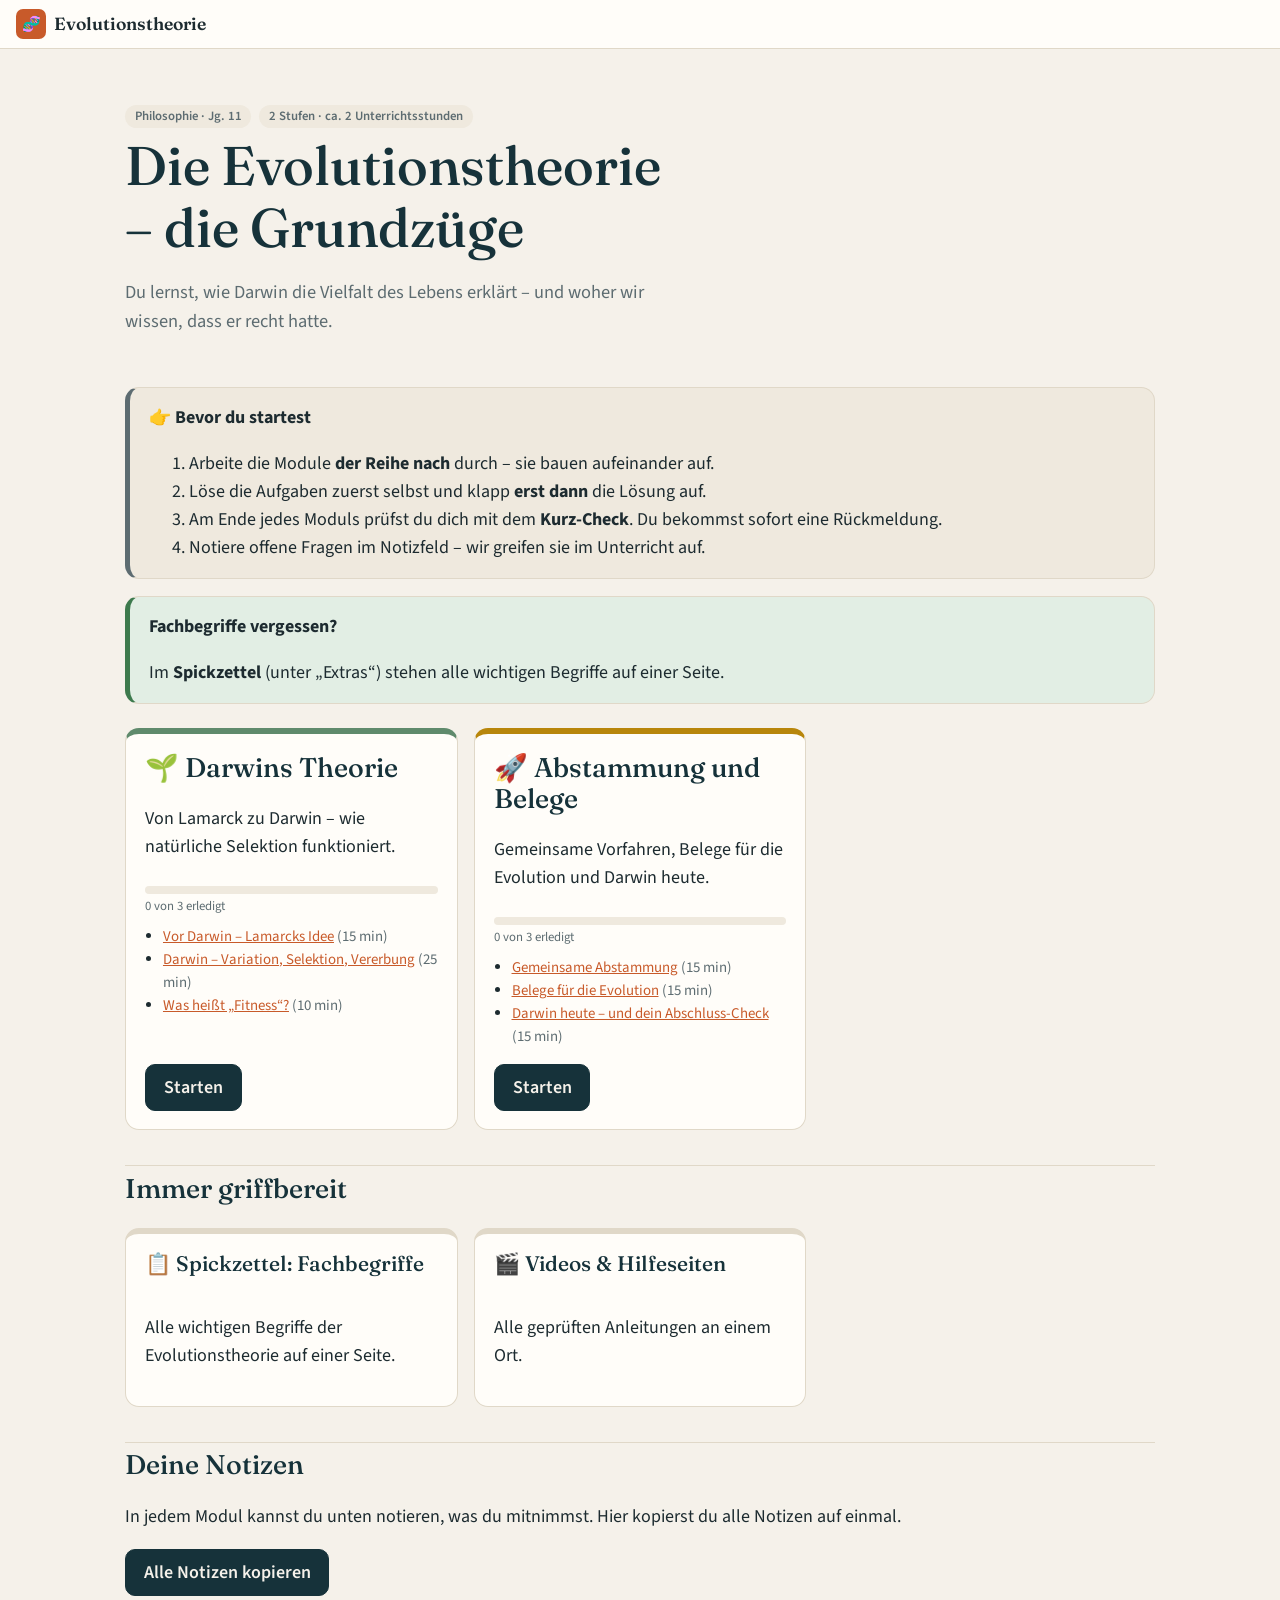
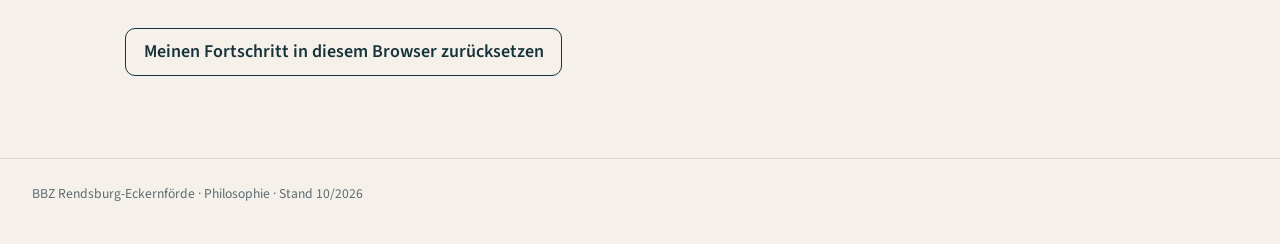
<file: docs/index.html>
<!doctype html>
<html lang="de">
<head>
<meta charset="utf-8">
<meta name="viewport" content="width=device-width, initial-scale=1">
<title>Übersicht – Evolutionstheorie</title>
<link rel="stylesheet" href="assets/css/style.css">
<link rel="stylesheet" href="assets/css/kurs.css">
<script src="assets/js/kurs.js"></script>
<script src="assets/js/medien.js" defer></script>
<script src="assets/js/app.js" defer></script>
</head>
<body>
<header id="topbar"></header>
<div class="layout wide">

<main>
<section class="hero"><div class="badges"><span class="badge">Philosophie · Jg. 11</span><span class="badge">2 Stufen · ca. 2 Unterrichtsstunden</span></div><h1>Die Evolutionstheorie – die Grundzüge</h1><p class="lead">Du lernst, wie Darwin die Vielfalt des Lebens erklärt – und woher wir wissen, dass er recht hatte.</p></section><div class="box note"><div class="box-title">👉 Bevor du startest</div><ol>
<li>Arbeite die Module <strong>der Reihe nach</strong> durch – sie bauen aufeinander auf.</li>
<li>Löse die Aufgaben zuerst selbst und klapp <strong>erst dann</strong> die Lösung auf.</li>
<li>Am Ende jedes Moduls prüfst du dich mit dem <strong>Kurz-Check</strong>. Du bekommst sofort eine Rückmeldung.</li>
<li>Notiere offene Fragen im Notizfeld – wir greifen sie im Unterricht auf.</li>
</ol>
</div><div class="box tip"><div class="box-title">Fachbegriffe vergessen?</div><p>Im <strong>Spickzettel</strong> (unter „Extras“) stehen alle wichtigen Begriffe auf einer Seite.</p>
</div><div class="levels"><div class="level-card darwins-theorie"><h2>🌱 Darwins Theorie</h2><p>Von Lamarck zu Darwin – wie natürliche Selektion funktioniert.</p><div data-progress="darwins-theorie"></div><ul data-modlist="darwins-theorie"></ul><a class="btn" href="g1-vor-darwin-lamarcks-idee.html">Starten</a></div><div class="level-card abstammung-und-belege"><h2>🚀 Abstammung und Belege</h2><p>Gemeinsame Vorfahren, Belege für die Evolution und Darwin heute.</p><div data-progress="abstammung-und-belege"></div><ul data-modlist="abstammung-und-belege"></ul><a class="btn" href="v1-gemeinsame-abstammung.html">Starten</a></div></div><h2>Immer griffbereit</h2><div class="levels"><a class="level-card" href="spickzettel.html" style="text-decoration:none;color:inherit"><h3 style="margin-top:0">📋 Spickzettel: Fachbegriffe</h3><p>Alle wichtigen Begriffe der Evolutionstheorie auf einer Seite.</p></a><a class="level-card" href="videos.html" style="text-decoration:none;color:inherit"><h3 style="margin-top:0">🎬 Videos & Hilfeseiten</h3><p>Alle geprüften Anleitungen an einem Ort.</p></a></div><h2>Deine Notizen</h2><p>In jedem Modul kannst du unten notieren, was du mitnimmst. Hier kopierst du alle Notizen auf einmal.</p><p><button class="btn" id="copy-notes" type="button">Alle Notizen kopieren</button> <span id="copy-notes-msg" style="color:var(--ok);font-weight:600"></span></p><p style="margin-top:2rem"><button class="btn secondary" id="reset-progress" type="button">Meinen Fortschritt in diesem Browser zurücksetzen</button></p>
</main>
</div>
<footer class="site">BBZ Rendsburg-Eckernförde · Philosophie · Stand 10/2026</footer>
</body>
</html>
</file>
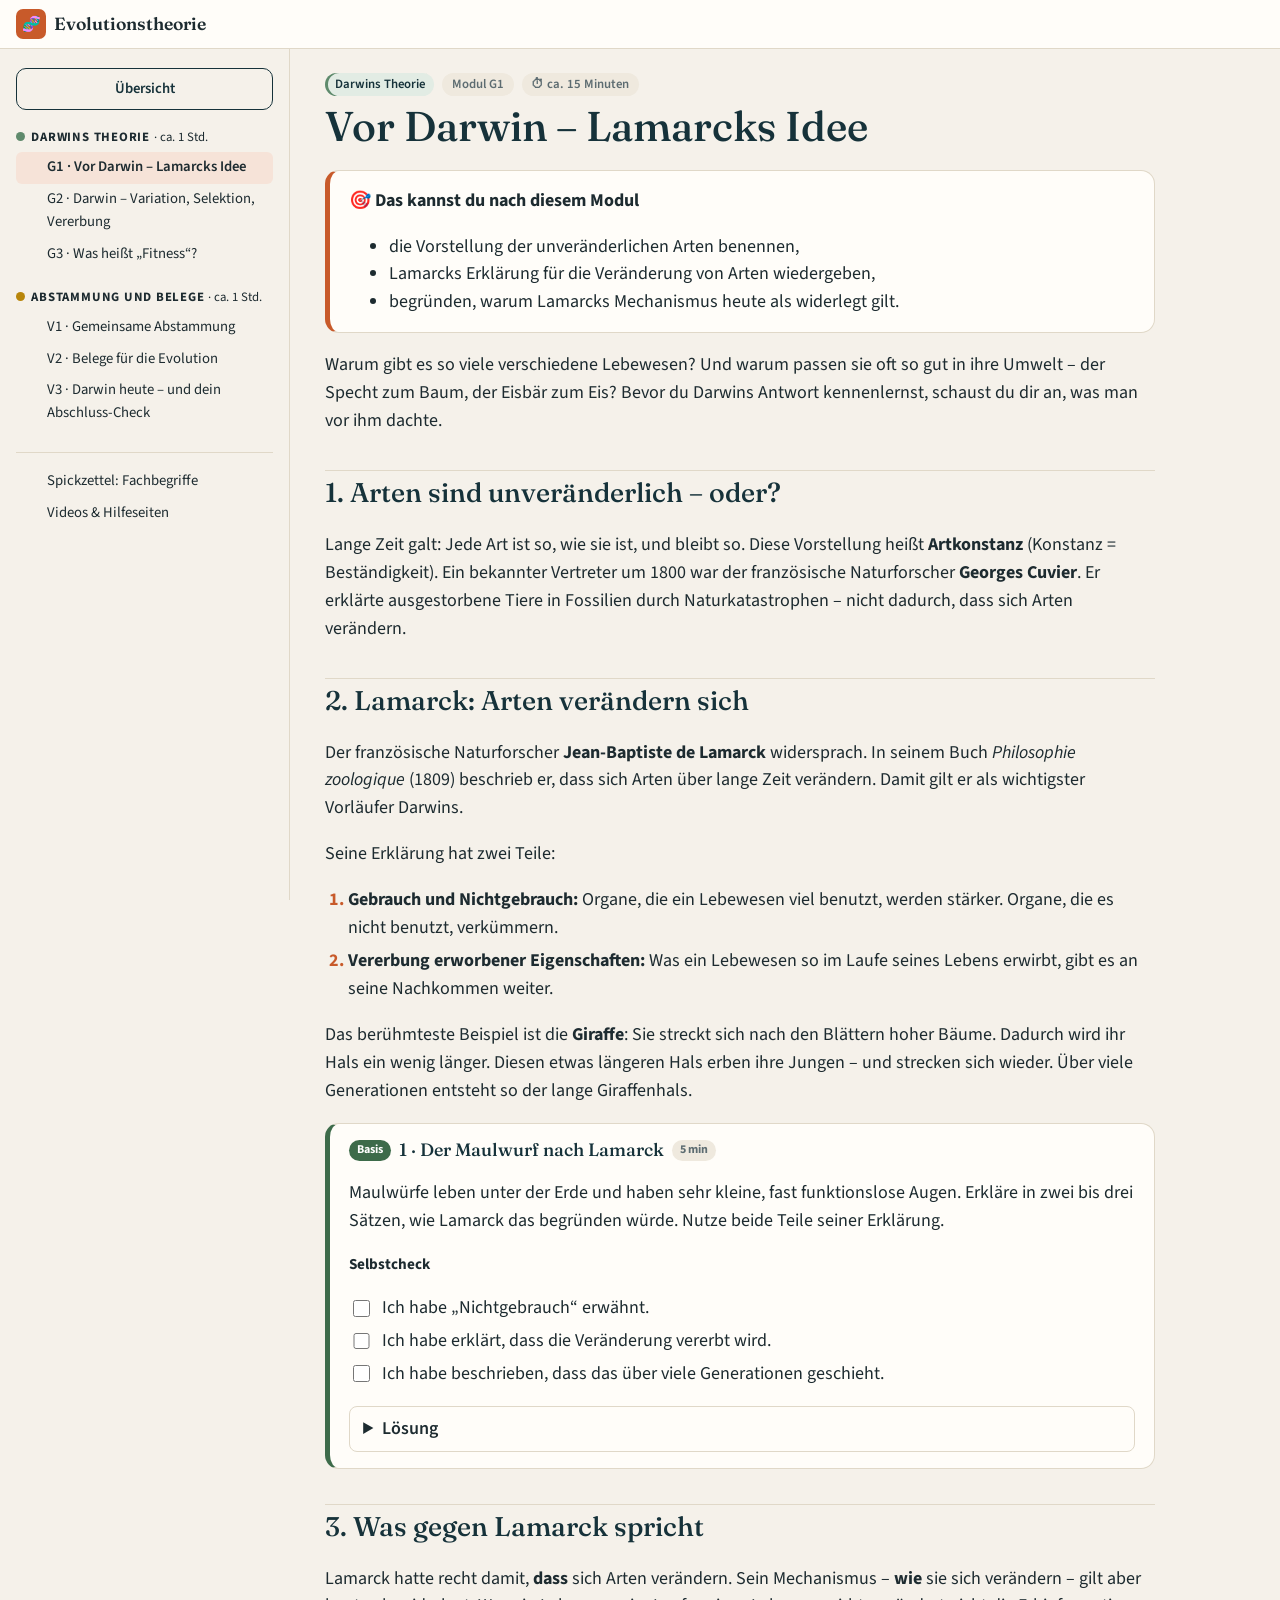
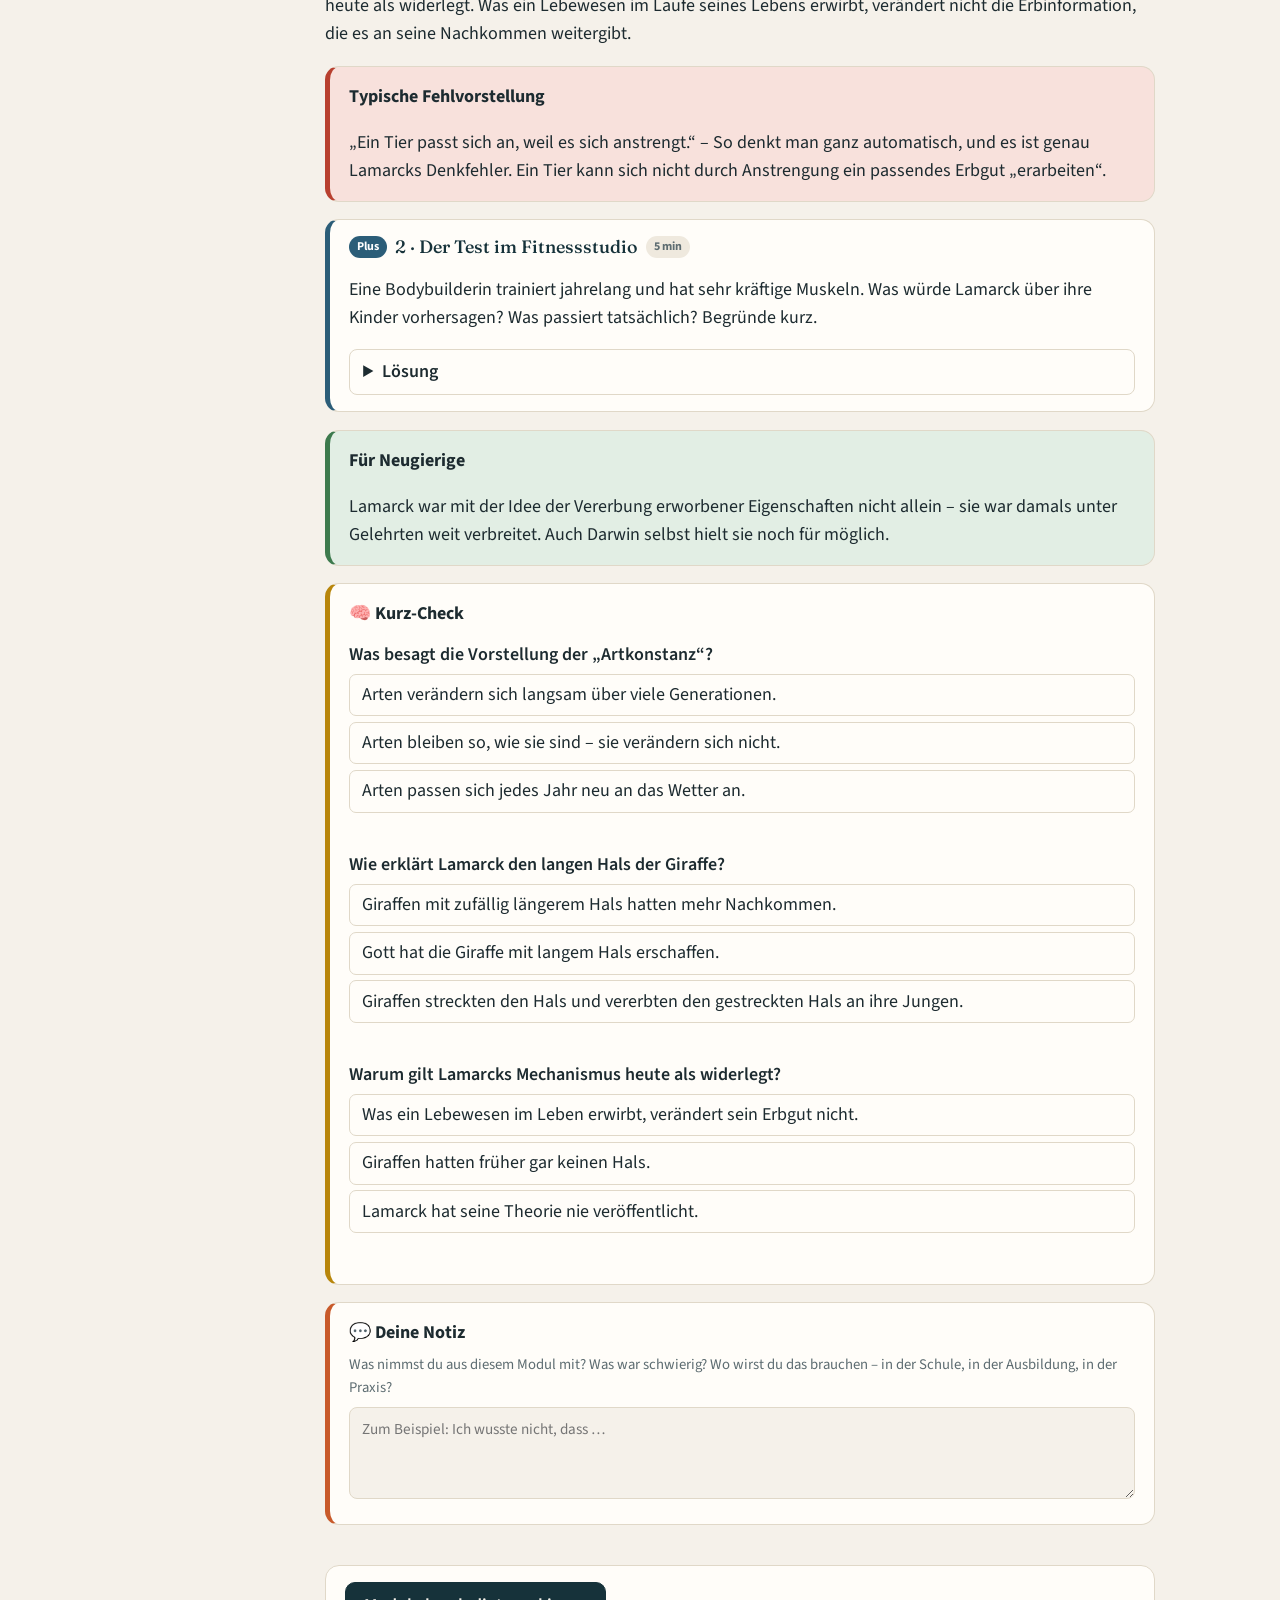
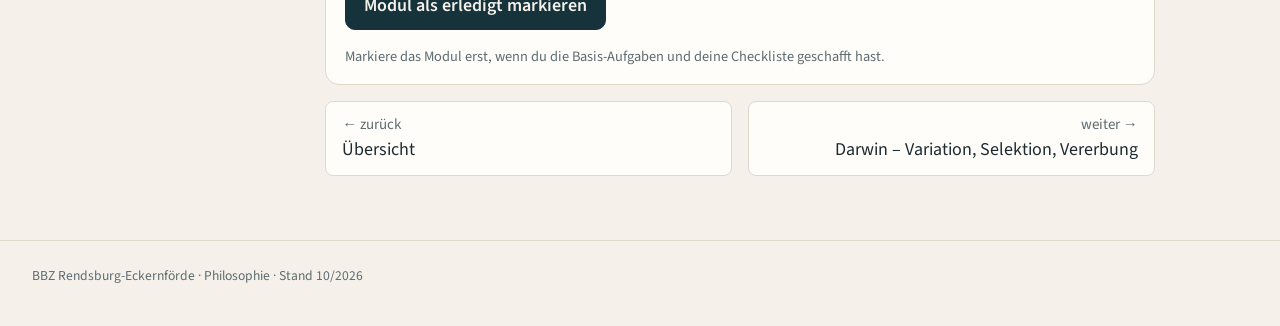
<file: docs/g1-vor-darwin-lamarcks-idee.html>
<!doctype html>
<html lang="de">
<head>
<meta charset="utf-8">
<meta name="viewport" content="width=device-width, initial-scale=1">
<title>Vor Darwin – Lamarcks Idee – Evolutionstheorie</title>
<link rel="stylesheet" href="assets/css/style.css">
<link rel="stylesheet" href="assets/css/kurs.css">
<script src="assets/js/kurs.js"></script>
<script src="assets/js/medien.js" defer></script>
<script src="assets/js/app.js" defer></script>
</head>
<body data-module="g1">
<header id="topbar"></header>
<div class="layout">
<nav id="sidebar" aria-label="Lernpfad"></nav>
<main>
<div class="box goals"><div class="box-title">🎯 Das kannst du nach diesem Modul</div><ul><li>die Vorstellung der unveränderlichen Arten benennen,</li><li>Lamarcks Erklärung für die Veränderung von Arten wiedergeben,</li><li>begründen, warum Lamarcks Mechanismus heute als widerlegt gilt.</li></ul></div><p>Warum gibt es so viele verschiedene Lebewesen? Und warum passen sie oft so gut in ihre Umwelt – der Specht zum Baum, der Eisbär zum Eis? Bevor du Darwins Antwort kennenlernst, schaust du dir an, was man vor ihm dachte.</p>
<h2>1. Arten sind unveränderlich – oder?</h2>
<p>Lange Zeit galt: Jede Art ist so, wie sie ist, und bleibt so. Diese Vorstellung heißt <strong>Artkonstanz</strong> (Konstanz = Beständigkeit). Ein bekannter Vertreter um 1800 war der französische Naturforscher <strong>Georges Cuvier</strong>. Er erklärte ausgestorbene Tiere in Fossilien durch Naturkatastrophen – nicht dadurch, dass sich Arten verändern.</p>
<h2>2. Lamarck: Arten verändern sich</h2>
<p>Der französische Naturforscher <strong>Jean-Baptiste de Lamarck</strong> widersprach. In seinem Buch <em>Philosophie zoologique</em> (1809) beschrieb er, dass sich Arten über lange Zeit verändern. Damit gilt er als wichtigster Vorläufer Darwins.</p>
<p>Seine Erklärung hat zwei Teile:</p>
<div class="schritte"><ol class="steps">
<li><strong>Gebrauch und Nichtgebrauch:</strong> Organe, die ein Lebewesen viel benutzt, werden stärker. Organe, die es nicht benutzt, verkümmern.</li>
<li><strong>Vererbung erworbener Eigenschaften:</strong> Was ein Lebewesen so im Laufe seines Lebens erwirbt, gibt es an seine Nachkommen weiter.</li>
</ol>
</div><p>Das berühmteste Beispiel ist die <strong>Giraffe</strong>: Sie streckt sich nach den Blättern hoher Bäume. Dadurch wird ihr Hals ein wenig länger. Diesen etwas längeren Hals erben ihre Jungen – und strecken sich wieder. Über viele Generationen entsteht so der lange Giraffenhals.</p>
<div class="box task basis"><div class="task-head"><span class="lvl basis">Basis</span><h3>1 · Der Maulwurf nach Lamarck</h3><span class="lvl time">5 min</span></div><p>Maulwürfe leben unter der Erde und haben sehr kleine, fast funktionslose Augen. Erkläre in zwei bis drei Sätzen, wie Lamarck das begründen würde. Nutze beide Teile seiner Erklärung.</p>
<div class="checkliste"><div class="check-title">Selbstcheck</div><ul class="check">
<li>Ich habe „Nichtgebrauch“ erwähnt.</li>
<li>Ich habe erklärt, dass die Veränderung vererbt wird.</li>
<li>Ich habe beschrieben, dass das über viele Generationen geschieht.</li>
</ul>
</div><details><summary>Lösung</summary><p>Unter der Erde braucht der Maulwurf seine Augen kaum. Weil er sie nicht benutzt, verkümmern sie im Laufe seines Lebens ein wenig (Nichtgebrauch). Diese verkümmerten Augen vererbt er an seine Jungen (Vererbung erworbener Eigenschaften). Über viele Generationen werden die Augen so immer kleiner.</p>
</details></div><h2>3. Was gegen Lamarck spricht</h2>
<p>Lamarck hatte recht damit, <strong>dass</strong> sich Arten verändern. Sein Mechanismus – <strong>wie</strong> sie sich verändern – gilt aber heute als widerlegt. Was ein Lebewesen im Laufe seines Lebens erwirbt, verändert nicht die Erbinformation, die es an seine Nachkommen weitergibt.</p>
<div class="box warn"><div class="box-title">Typische Fehlvorstellung</div><p>„Ein Tier passt sich an, weil es sich anstrengt.“ – So denkt man ganz automatisch, und es ist genau Lamarcks Denkfehler. Ein Tier kann sich nicht durch Anstrengung ein passendes Erbgut „erarbeiten“.</p>
</div><div class="box task plus"><div class="task-head"><span class="lvl plus">Plus</span><h3>2 · Der Test im Fitnessstudio</h3><span class="lvl time">5 min</span></div><p>Eine Bodybuilderin trainiert jahrelang und hat sehr kräftige Muskeln. Was würde Lamarck über ihre Kinder vorhersagen? Was passiert tatsächlich? Begründe kurz.</p>
<details><summary>Lösung</summary><p>Lamarck würde vorhersagen, dass ihre Kinder von Geburt an kräftigere Muskeln haben – weil die Mutter die trainierten Muskeln vererbt. Tatsächlich ist das nicht so: Das Training verändert die Muskeln, aber nicht die Erbinformation. Die Kinder müssen selbst trainieren.</p>
</details></div><div class="box tip"><div class="box-title">Für Neugierige</div><p>Lamarck war mit der Idee der Vererbung erworbener Eigenschaften nicht allein – sie war damals unter Gelehrten weit verbreitet. Auch Darwin selbst hielt sie noch für möglich.</p>
</div><div class="box quiz"><div class="box-title">🧠 Kurz-Check</div><div class="qa" data-right="2"><p class="q">Was besagt die Vorstellung der „Artkonstanz“?</p><ol><li>Arten verändern sich langsam über viele Generationen.</li><li>Arten bleiben so, wie sie sind – sie verändern sich nicht.</li><li>Arten passen sich jedes Jahr neu an das Wetter an.</li></ol><p class="fb" data-ok="Genau. Viele Naturforscher – etwa Georges Cuvier – hielten Arten für unveränderlich." data-no="Nicht ganz. „Konstanz“ heißt Beständigkeit – die Arten bleiben also gleich."></p></div><div class="qa" data-right="3"><p class="q">Wie erklärt Lamarck den langen Hals der Giraffe?</p><ol><li>Giraffen mit zufällig längerem Hals hatten mehr Nachkommen.</li><li>Gott hat die Giraffe mit langem Hals erschaffen.</li><li>Giraffen streckten den Hals und vererbten den gestreckten Hals an ihre Jungen.</li></ol><p class="fb" data-ok="Richtig – Gebrauch verändert das Organ, und die Veränderung wird vererbt." data-no="Die erste Antwort ist schon Darwins Erklärung (nächstes Modul). Lamarck setzt beim Gebrauch des Organs an."></p></div><div class="qa" data-right="1"><p class="q">Warum gilt Lamarcks Mechanismus heute als widerlegt?</p><ol><li>Was ein Lebewesen im Leben erwirbt, verändert sein Erbgut nicht.</li><li>Giraffen hatten früher gar keinen Hals.</li><li>Lamarck hat seine Theorie nie veröffentlicht.</li></ol><p class="fb" data-ok="Genau. Trainierte Muskeln oder ein gestreckter Hals ändern nicht die Erbinformation, die an die Nachkommen geht." data-no="Schau noch einmal in Abschnitt 3 – entscheidend ist, was an die Nachkommen weitergegeben wird."></p></div></div>

</main>
</div>
<footer class="site">BBZ Rendsburg-Eckernförde · Philosophie · Stand 10/2026</footer>
</body>
</html>
</file>
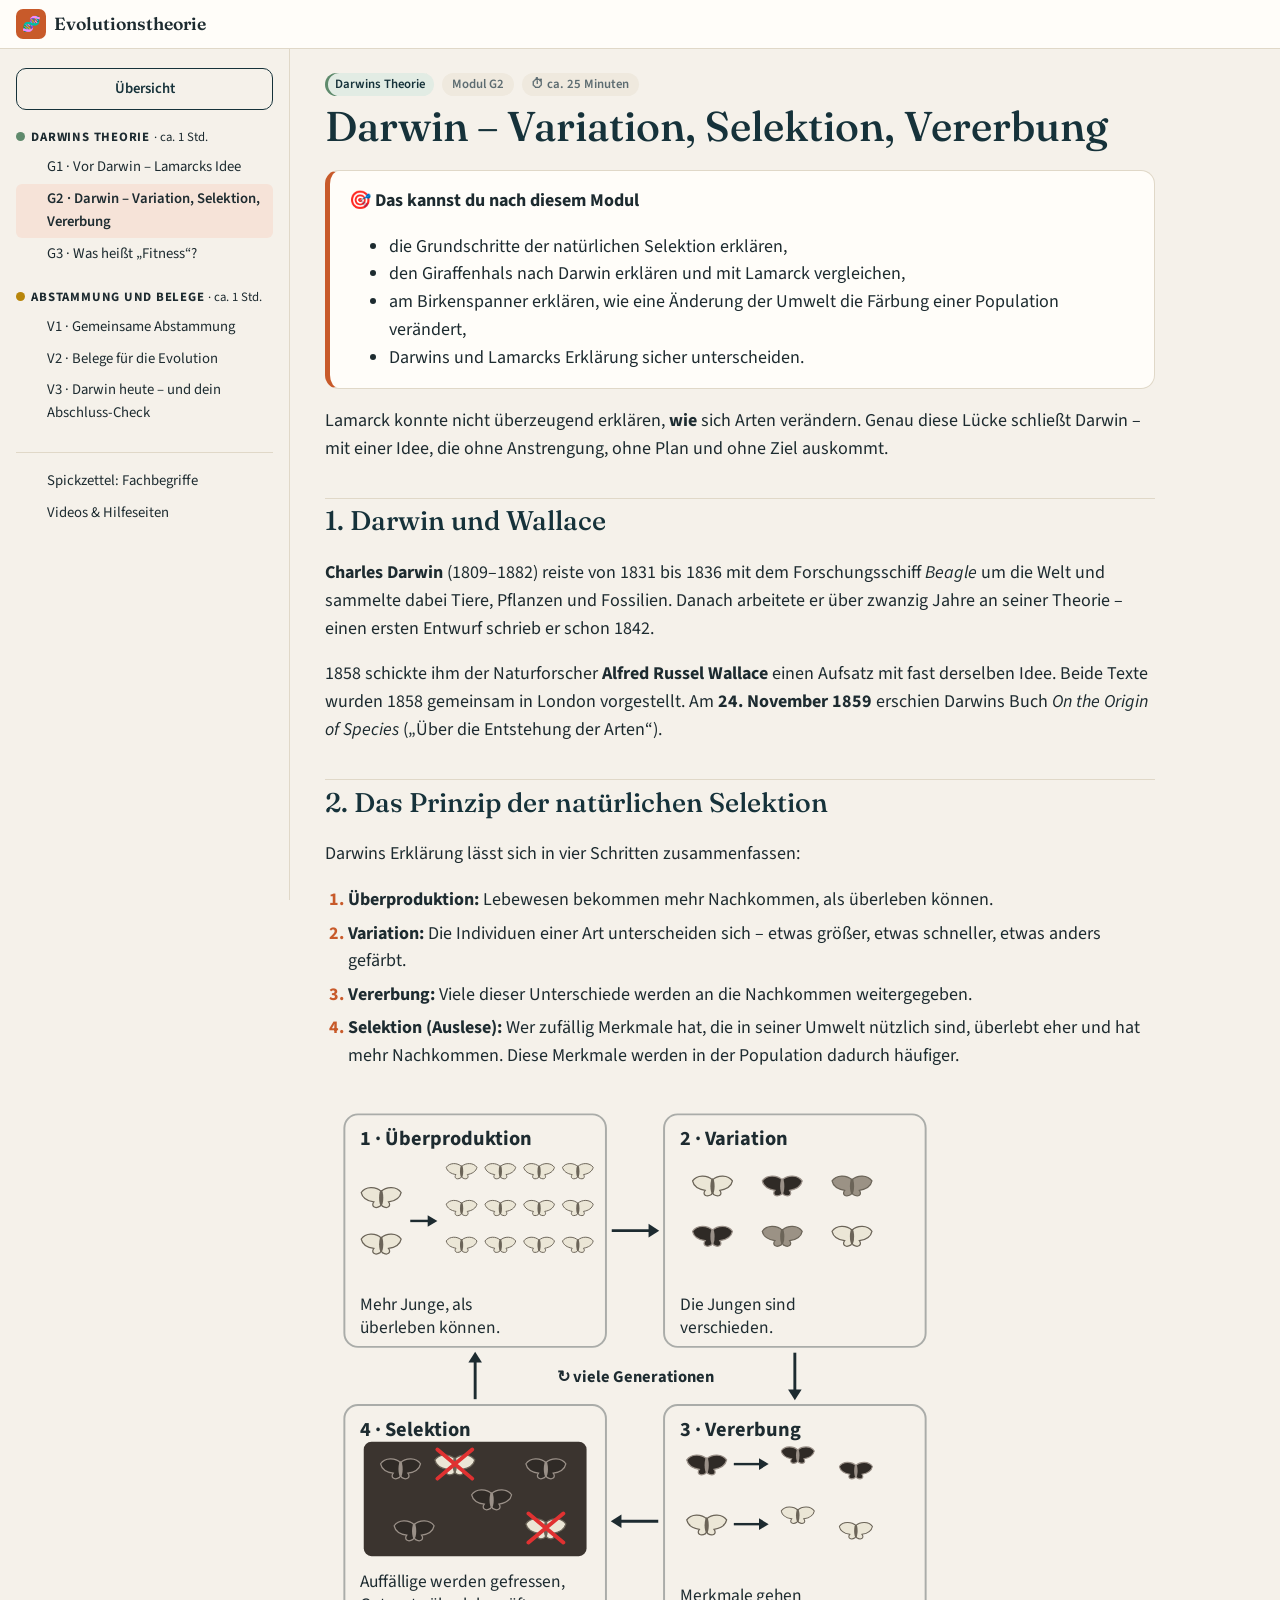
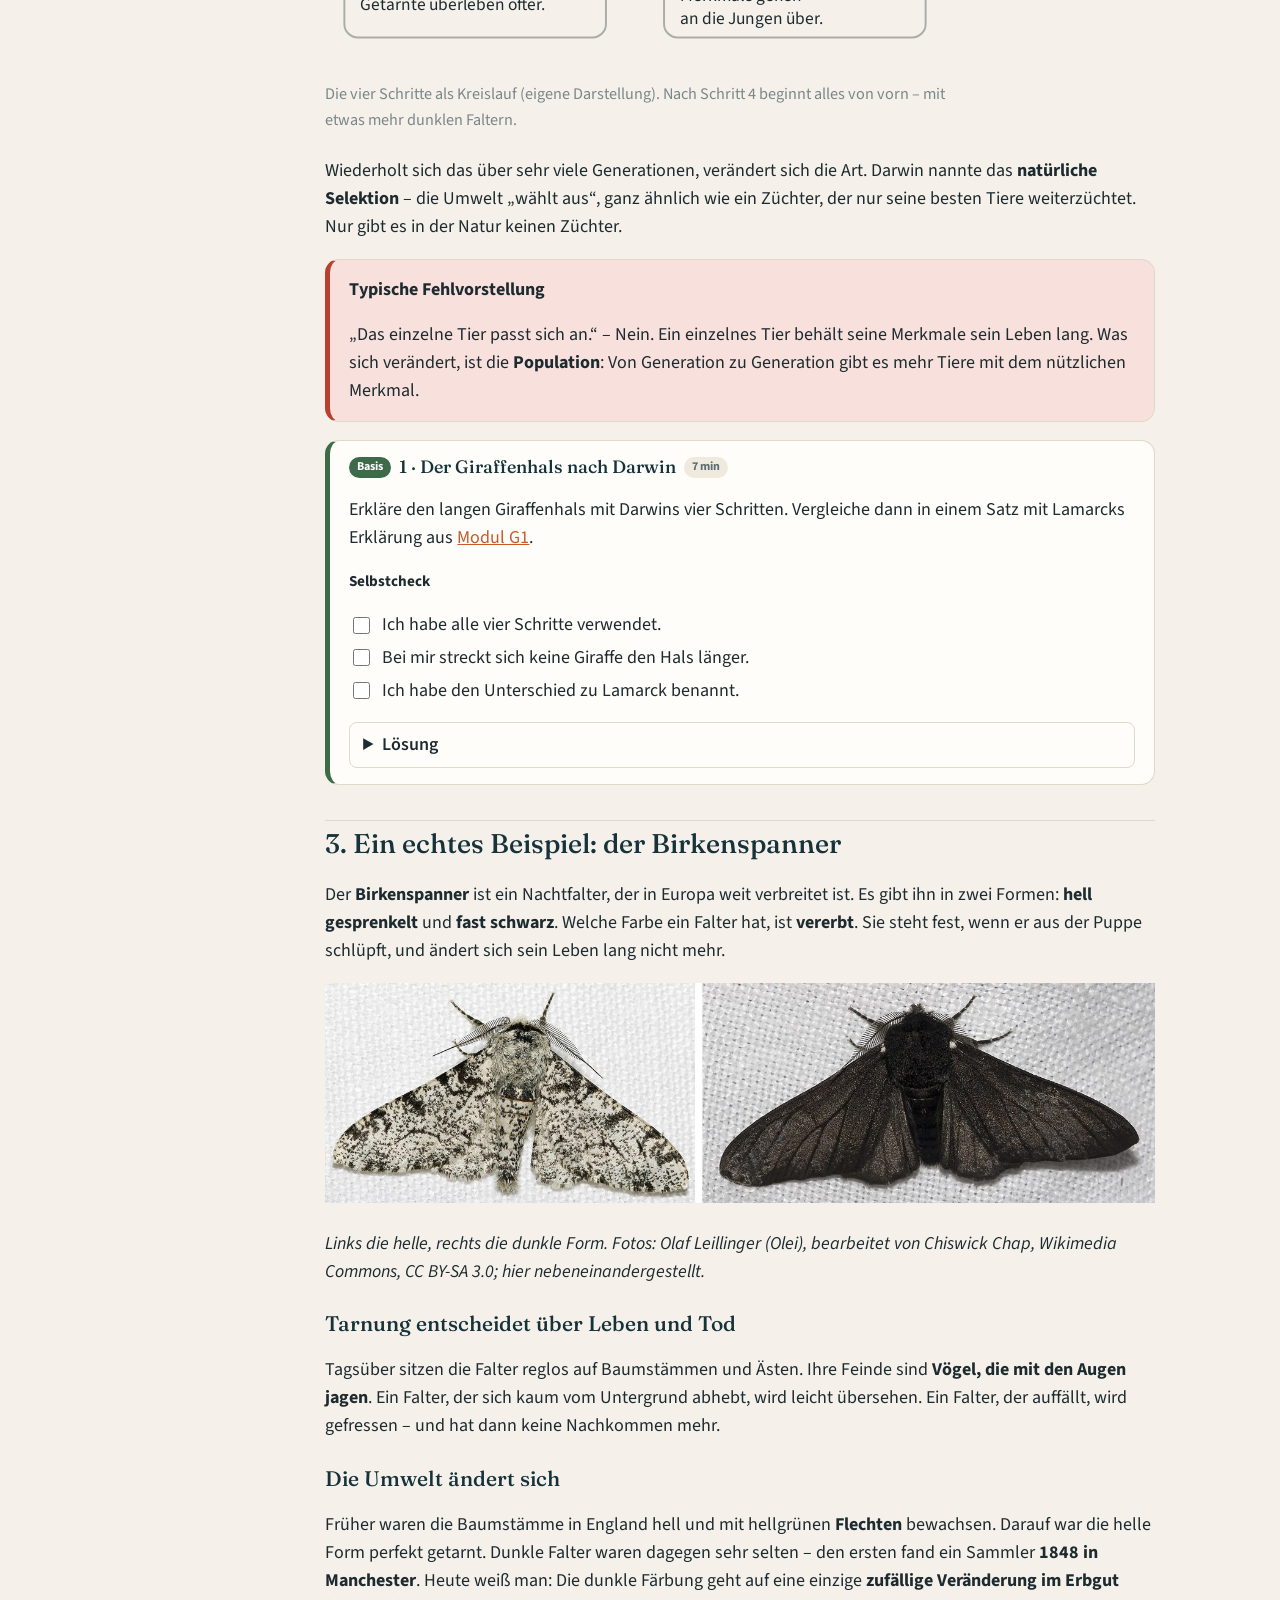
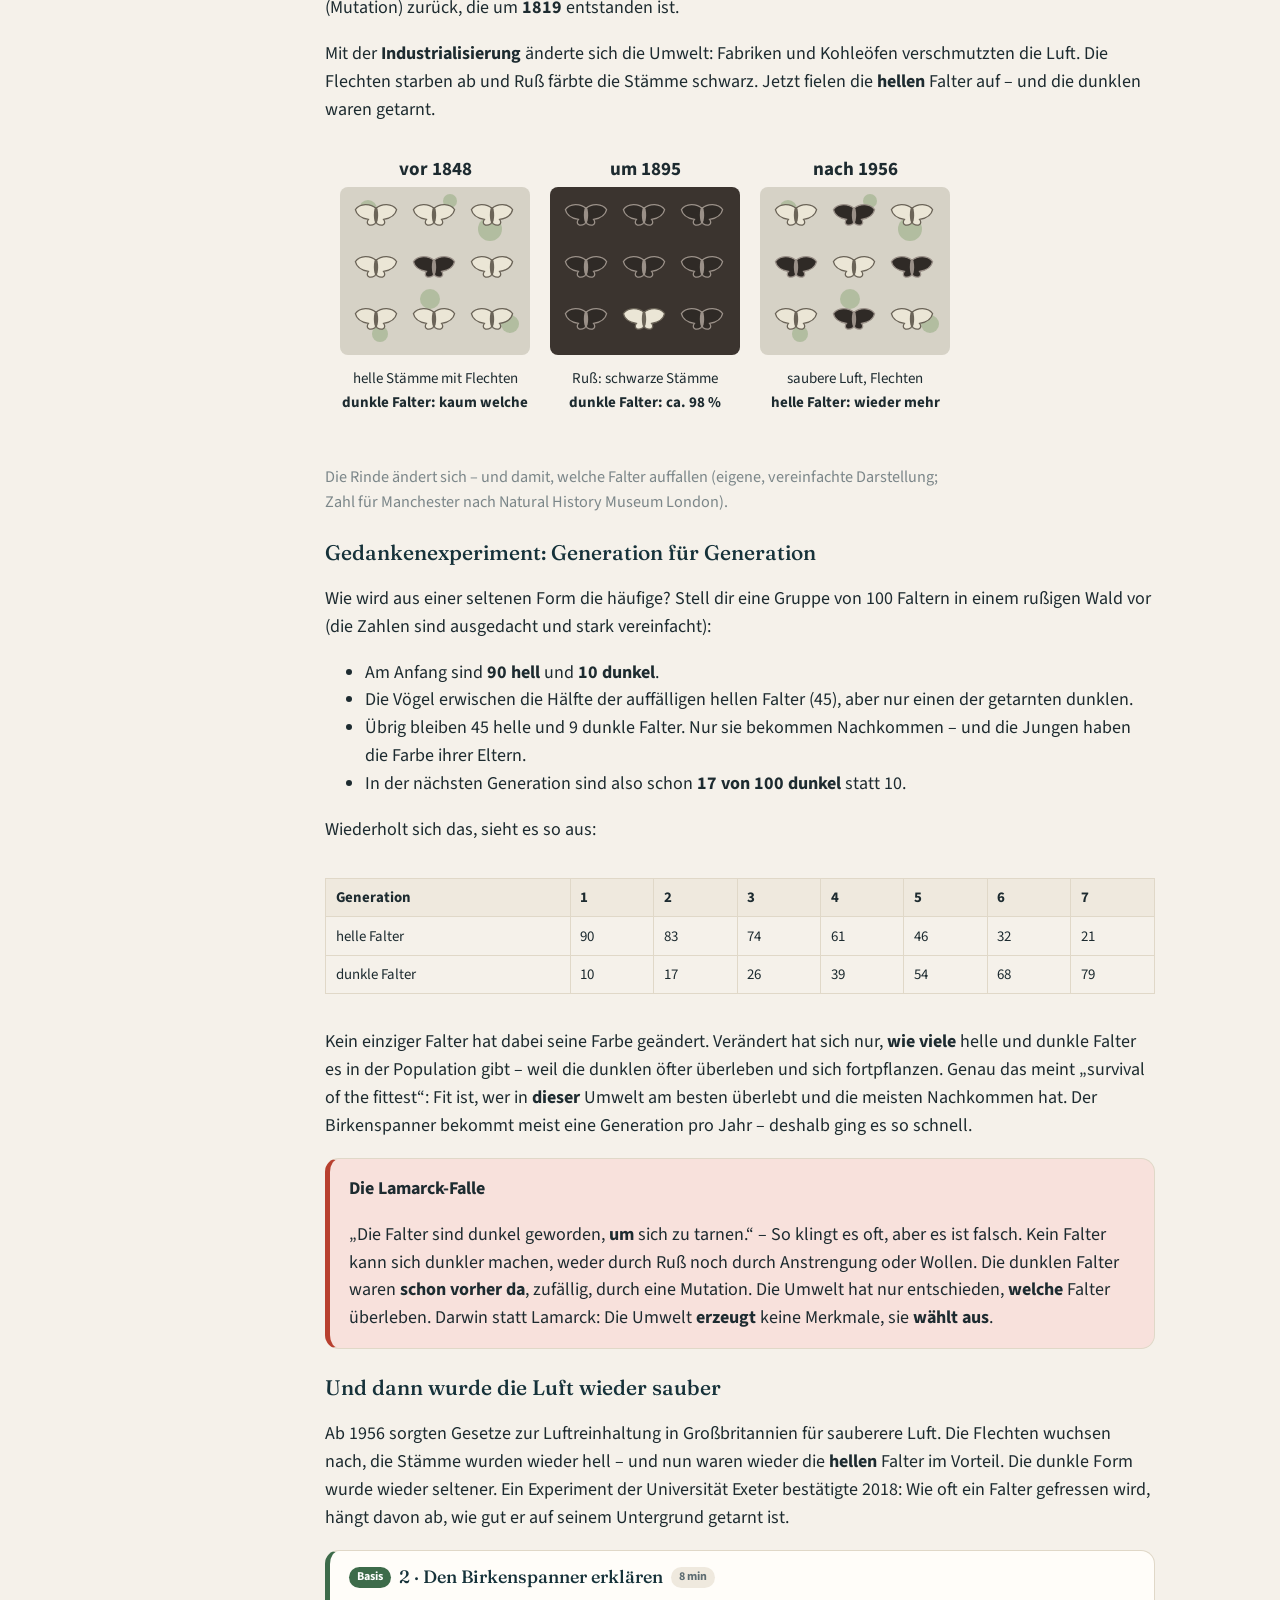
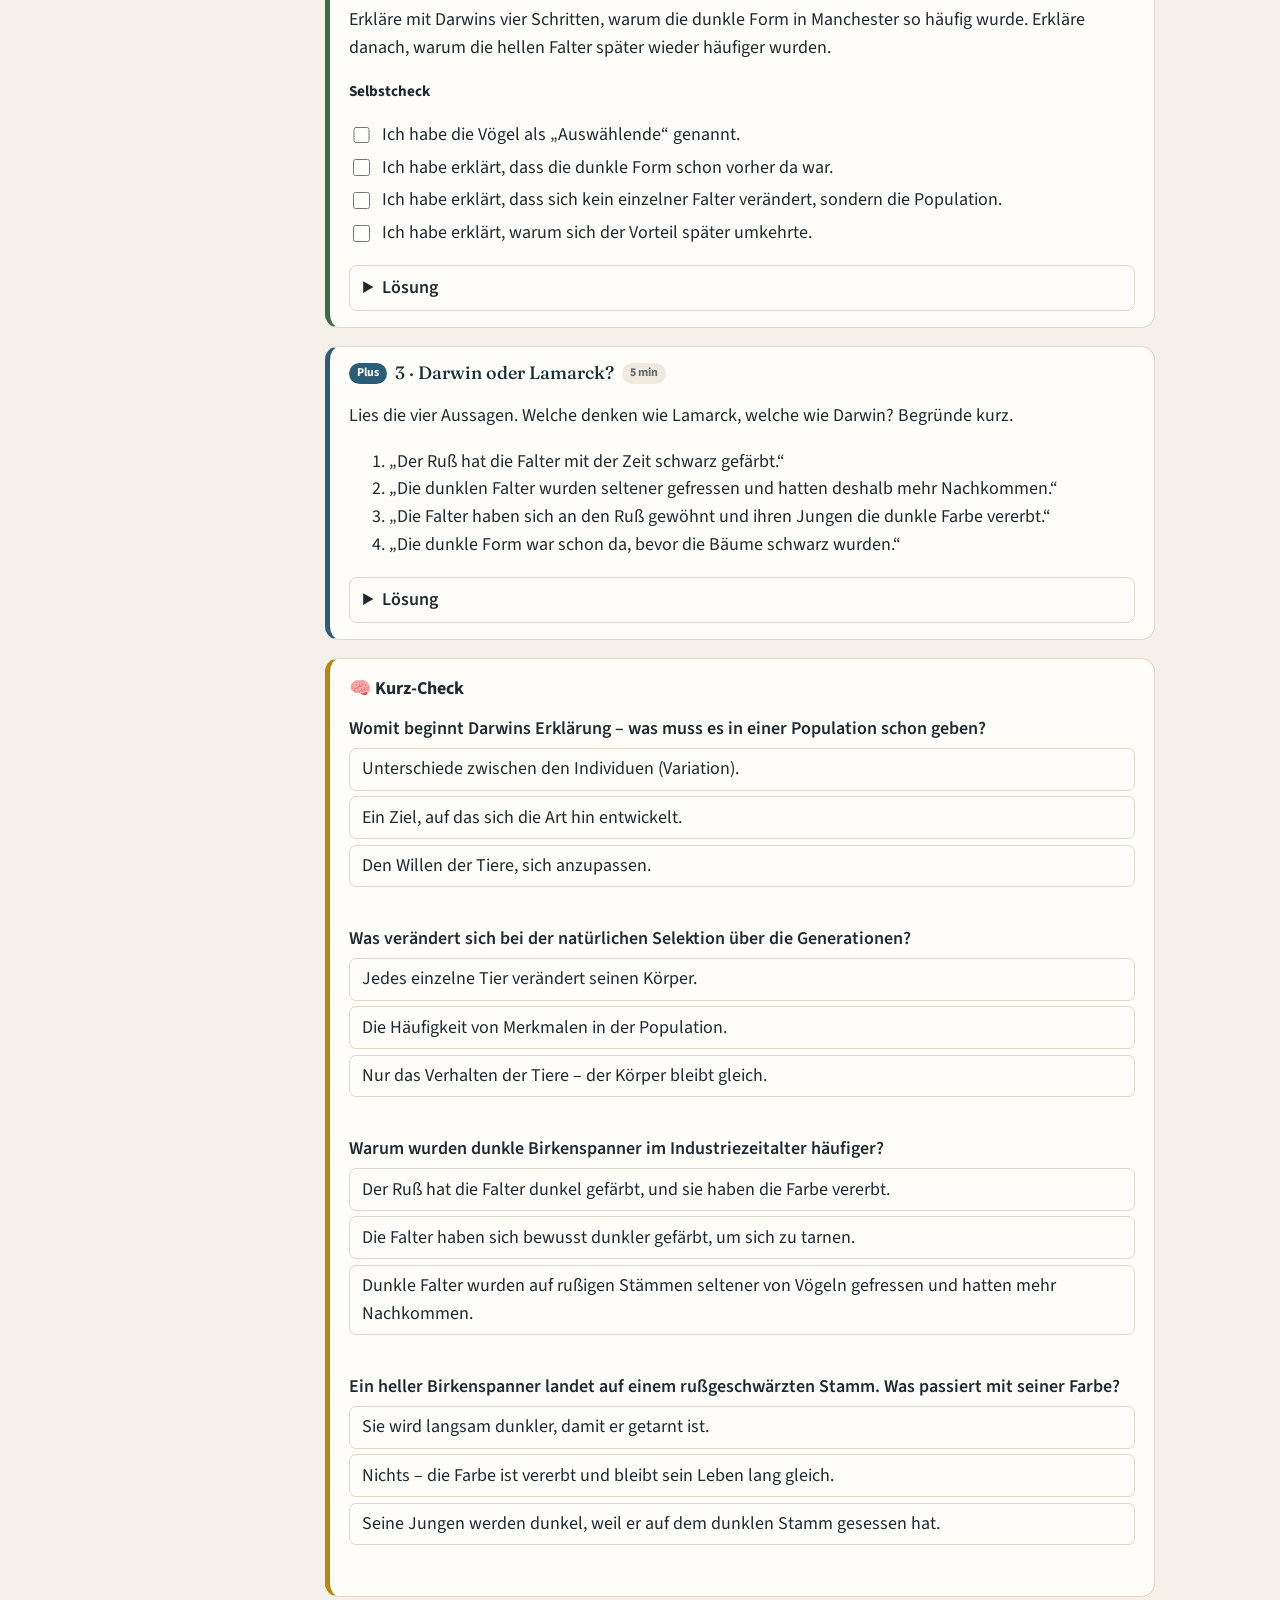
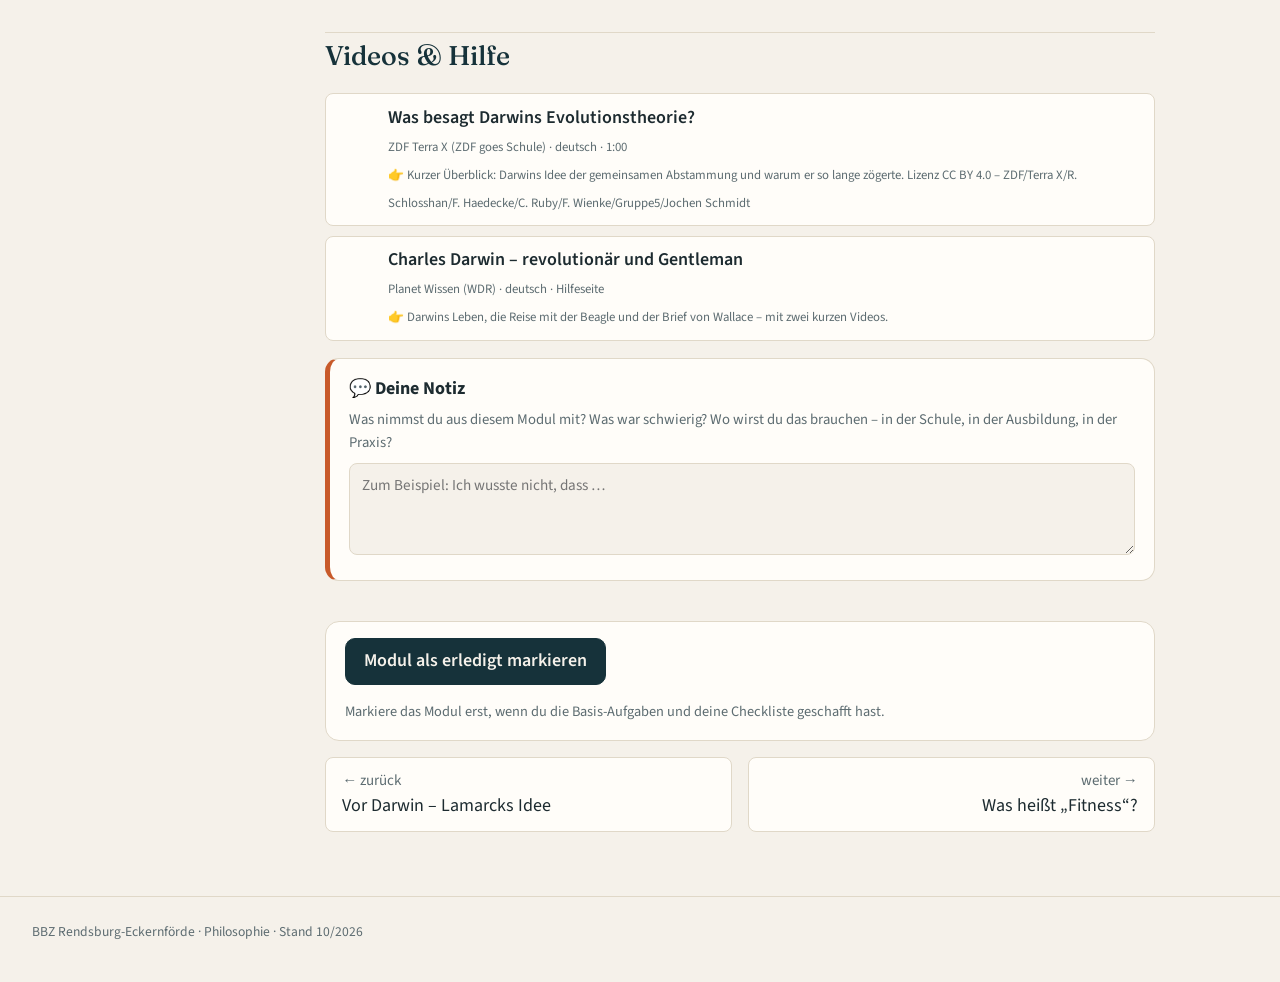
<file: docs/g2-darwin-variation-selektion-vererbung.html>
<!doctype html>
<html lang="de">
<head>
<meta charset="utf-8">
<meta name="viewport" content="width=device-width, initial-scale=1">
<title>Darwin – Variation, Selektion, Vererbung – Evolutionstheorie</title>
<link rel="stylesheet" href="assets/css/style.css">
<link rel="stylesheet" href="assets/css/kurs.css">
<script src="assets/js/kurs.js"></script>
<script src="assets/js/medien.js" defer></script>
<script src="assets/js/app.js" defer></script>
</head>
<body data-module="g2">
<header id="topbar"></header>
<div class="layout">
<nav id="sidebar" aria-label="Lernpfad"></nav>
<main>
<div class="box goals"><div class="box-title">🎯 Das kannst du nach diesem Modul</div><ul><li>die Grundschritte der natürlichen Selektion erklären,</li><li>den Giraffenhals nach Darwin erklären und mit Lamarck vergleichen,</li><li>am Birkenspanner erklären, wie eine Änderung der Umwelt die Färbung einer Population verändert,</li><li>Darwins und Lamarcks Erklärung sicher unterscheiden.</li></ul></div><p>Lamarck konnte nicht überzeugend erklären, <strong>wie</strong> sich Arten verändern. Genau diese Lücke schließt Darwin – mit einer Idee, die ohne Anstrengung, ohne Plan und ohne Ziel auskommt.</p>
<h2>1. Darwin und Wallace</h2>
<p><strong>Charles Darwin</strong> (1809–1882) reiste von 1831 bis 1836 mit dem Forschungsschiff <em>Beagle</em> um die Welt und sammelte dabei Tiere, Pflanzen und Fossilien. Danach arbeitete er über zwanzig Jahre an seiner Theorie – einen ersten Entwurf schrieb er schon 1842.</p>
<p>1858 schickte ihm der Naturforscher <strong>Alfred Russel Wallace</strong> einen Aufsatz mit fast derselben Idee. Beide Texte wurden 1858 gemeinsam in London vorgestellt. Am <strong>24. November 1859</strong> erschien Darwins Buch <em>On the Origin of Species</em> („Über die Entstehung der Arten“).</p>
<h2>2. Das Prinzip der natürlichen Selektion</h2>
<p>Darwins Erklärung lässt sich in vier Schritten zusammenfassen:</p>
<div class="schritte"><ol class="steps">
<li><strong>Überproduktion:</strong> Lebewesen bekommen mehr Nachkommen, als überleben können.</li>
<li><strong>Variation:</strong> Die Individuen einer Art unterscheiden sich – etwas größer, etwas schneller, etwas anders gefärbt.</li>
<li><strong>Vererbung:</strong> Viele dieser Unterschiede werden an die Nachkommen weitergegeben.</li>
<li><strong>Selektion (Auslese):</strong> Wer zufällig Merkmale hat, die in seiner Umwelt nützlich sind, überlebt eher und hat mehr Nachkommen. Diese Merkmale werden in der Population dadurch häufiger.</li>
</ol>
</div><figure style="margin:1.4em 0;max-width:620px">
<svg viewBox="0 0 640 590" role="img" aria-labelledby="g2s-t" style="width:100%;height:auto">
<title id="g2s-t">Kreislauf der natürlichen Selektion in vier Feldern am Beispiel von Faltern: 1 Überproduktion – zwei Elternfalter bekommen viele Junge. 2 Variation – die Jungen sind unterschiedlich hell oder dunkel. 3 Vererbung – dunkle Eltern haben dunkle Junge, helle Eltern helle Junge. 4 Selektion – auf dunkler Rinde werden die auffälligen hellen Falter gefressen. Ein Pfeil führt zurück zu Schritt 1: Das wiederholt sich über viele Generationen.</title>
<defs>
<symbol id="g2s-hell" viewBox="-20 -12 40 24"><path d="M0 -5 C-5 -10 -15 -10 -19 -4 C-18 1 -13 4 -7 5 C-10 9 -6 12 -1 9 L0 7 L1 9 C6 12 10 9 7 5 C13 4 18 1 19 -4 C15 -10 5 -10 0 -5 Z" fill="#ebe6d6" stroke="#6b6458" stroke-width="1.2"/><ellipse cy="1" rx="2" ry="7.5" fill="#6b6458"/></symbol>
<symbol id="g2s-dunkel" viewBox="-20 -12 40 24"><path d="M0 -5 C-5 -10 -15 -10 -19 -4 C-18 1 -13 4 -7 5 C-10 9 -6 12 -1 9 L0 7 L1 9 C6 12 10 9 7 5 C13 4 18 1 19 -4 C15 -10 5 -10 0 -5 Z" fill="#2f2a26" stroke="#9a9088" stroke-width="1.2"/><ellipse cy="1" rx="2" ry="7.5" fill="#9a9088"/></symbol>
<symbol id="g2s-mittel" viewBox="-20 -12 40 24"><path d="M0 -5 C-5 -10 -15 -10 -19 -4 C-18 1 -13 4 -7 5 C-10 9 -6 12 -1 9 L0 7 L1 9 C6 12 10 9 7 5 C13 4 18 1 19 -4 C15 -10 5 -10 0 -5 Z" fill="#9b9285" stroke="#6b6458" stroke-width="1.2"/><ellipse cy="1" rx="2" ry="7.5" fill="#6b6458"/></symbol>
</defs>
<g fill="none" stroke="currentColor" stroke-opacity=".35" stroke-width="2"><rect x="20" y="20" width="270" height="240" rx="14"/><rect x="350" y="20" width="270" height="240" rx="14"/><rect x="350" y="320" width="270" height="240" rx="14"/><rect x="20" y="320" width="270" height="240" rx="14"/></g>
<g stroke="currentColor" stroke-width="3" fill="currentColor"><line x1="296" y1="140" x2="336" y2="140"/><polygon points="345,140 334,133 334,147" stroke="none"/><line x1="485" y1="266" x2="485" y2="306"/><polygon points="485,315 478,304 492,304" stroke="none"/><line x1="344" y1="440" x2="304" y2="440"/><polygon points="295,440 306,433 306,447" stroke="none"/><line x1="155" y1="314" x2="155" y2="274"/><polygon points="155,265 148,276 162,276" stroke="none"/></g>
<text x="320" y="296" text-anchor="middle" font-size="17" font-weight="700" fill="currentColor">↻ viele Generationen</text>
<use href="#g2s-hell" x="36" y="92" width="44" height="26"/><use href="#g2s-hell" x="36" y="140" width="44" height="26"/>
<g stroke="currentColor" stroke-width="2.5" fill="currentColor"><line x1="88" y1="130" x2="108" y2="130"/><polygon points="116,130 106,124 106,136" stroke="none"/></g>
<use href="#g2s-hell" x="124" y="68" width="34" height="20"/><use href="#g2s-hell" x="164" y="68" width="34" height="20"/><use href="#g2s-hell" x="204" y="68" width="34" height="20"/><use href="#g2s-hell" x="244" y="68" width="34" height="20"/><use href="#g2s-hell" x="124" y="106" width="34" height="20"/><use href="#g2s-hell" x="164" y="106" width="34" height="20"/><use href="#g2s-hell" x="204" y="106" width="34" height="20"/><use href="#g2s-hell" x="244" y="106" width="34" height="20"/><use href="#g2s-hell" x="124" y="144" width="34" height="20"/><use href="#g2s-hell" x="164" y="144" width="34" height="20"/><use href="#g2s-hell" x="204" y="144" width="34" height="20"/><use href="#g2s-hell" x="244" y="144" width="34" height="20"/>
<use href="#g2s-hell" x="378" y="80" width="44" height="26"/><use href="#g2s-hell" x="522" y="132" width="44" height="26"/>
<use href="#g2s-dunkel" x="450" y="80" width="44" height="26"/><use href="#g2s-dunkel" x="378" y="132" width="44" height="26"/>
<use href="#g2s-mittel" x="522" y="80" width="44" height="26"/><use href="#g2s-mittel" x="450" y="132" width="44" height="26"/>
<use href="#g2s-dunkel" x="372" y="368" width="44" height="26"/>
<use href="#g2s-dunkel" x="470" y="360" width="36" height="22"/><use href="#g2s-dunkel" x="530" y="376" width="36" height="22"/>
<use href="#g2s-hell" x="372" y="430" width="44" height="26"/>
<use href="#g2s-hell" x="470" y="422" width="36" height="22"/><use href="#g2s-hell" x="530" y="438" width="36" height="22"/>
<g stroke="currentColor" stroke-width="2.5" fill="currentColor"><line x1="422" y1="381" x2="450" y2="381"/><polygon points="458,381 448,375 448,387" stroke="none"/><line x1="422" y1="443" x2="450" y2="443"/><polygon points="458,443 448,437 448,449" stroke="none"/></g>
<rect x="40" y="358" width="230" height="118" rx="8" fill="#3b342f"/>
<use href="#g2s-dunkel" x="56" y="372" width="44" height="26"/><use href="#g2s-dunkel" x="150" y="404" width="44" height="26"/><use href="#g2s-dunkel" x="206" y="372" width="44" height="26"/><use href="#g2s-dunkel" x="70" y="436" width="44" height="26"/>
<use href="#g2s-hell" x="112" y="368" width="44" height="26"/><use href="#g2s-hell" x="206" y="434" width="44" height="26"/>
<path d="M116 366 L152 396 M152 366 L116 396" stroke="#e03131" stroke-width="4" stroke-linecap="round"/><path d="M210 432 L246 462 M246 432 L210 462" stroke="#e03131" stroke-width="4" stroke-linecap="round"/>
<text x="36" y="52" font-size="21" font-weight="700" fill="currentColor">1 · Überproduktion</text>
<text x="366" y="52" font-size="21" font-weight="700" fill="currentColor">2 · Variation</text>
<text x="366" y="352" font-size="21" font-weight="700" fill="currentColor">3 · Vererbung</text>
<text x="36" y="352" font-size="21" font-weight="700" fill="currentColor">4 · Selektion</text>
<text x="36" y="222" font-size="18" fill="currentColor">Mehr Junge, als</text><text x="36" y="246" font-size="18" fill="currentColor">überleben können.</text>
<text x="366" y="222" font-size="18" fill="currentColor">Die Jungen sind</text><text x="366" y="246" font-size="18" fill="currentColor">verschieden.</text>
<text x="366" y="522" font-size="18" fill="currentColor">Merkmale gehen</text><text x="366" y="546" font-size="18" fill="currentColor">an die Jungen über.</text>
<text x="36" y="508" font-size="18" fill="currentColor">Auffällige werden gefressen,</text><text x="36" y="532" font-size="18" fill="currentColor">Getarnte überleben öfter.</text>
</svg>
<figcaption style="font-size:.9em;opacity:.8">Die vier Schritte als Kreislauf (eigene Darstellung). Nach Schritt 4 beginnt alles von vorn – mit etwas mehr dunklen Faltern.</figcaption>
</figure>
<p>Wiederholt sich das über sehr viele Generationen, verändert sich die Art. Darwin nannte das <strong>natürliche Selektion</strong> – die Umwelt „wählt aus“, ganz ähnlich wie ein Züchter, der nur seine besten Tiere weiterzüchtet. Nur gibt es in der Natur keinen Züchter.</p>
<div class="box warn"><div class="box-title">Typische Fehlvorstellung</div><p>„Das einzelne Tier passt sich an.“ – Nein. Ein einzelnes Tier behält seine Merkmale sein Leben lang. Was sich verändert, ist die <strong>Population</strong>: Von Generation zu Generation gibt es mehr Tiere mit dem nützlichen Merkmal.</p>
</div><div class="box task basis"><div class="task-head"><span class="lvl basis">Basis</span><h3>1 · Der Giraffenhals nach Darwin</h3><span class="lvl time">7 min</span></div><p>Erkläre den langen Giraffenhals mit Darwins vier Schritten. Vergleiche dann in einem Satz mit Lamarcks Erklärung aus <a href="g1-vor-darwin-lamarcks-idee.html">Modul G1</a>.</p>
<div class="checkliste"><div class="check-title">Selbstcheck</div><ul class="check">
<li>Ich habe alle vier Schritte verwendet.</li>
<li>Bei mir streckt sich keine Giraffe den Hals länger.</li>
<li>Ich habe den Unterschied zu Lamarck benannt.</li>
</ul>
</div><details><summary>Lösung</summary><ol>
<li>Giraffen bekommen mehr Junge, als in Zeiten knapper Nahrung überleben können.</li>
<li>Die Halslänge ist von Giraffe zu Giraffe ein wenig verschieden.</li>
<li>Die Halslänge wird zum Teil vererbt.</li>
<li>Giraffen mit etwas längerem Hals erreichen mehr Blätter, überleben eher und haben mehr Junge. So werden lange Hälse in der Population von Generation zu Generation häufiger.</li>
</ol>
<p><strong>Vergleich:</strong> Bei Lamarck verlängert sich der Hals durch Strecken im Leben einer Giraffe. Bei Darwin sind die Unterschiede schon da – die Umwelt sorgt nur dafür, dass Giraffen mit langem Hals mehr Nachkommen haben.</p>
</details></div><h2>3. Ein echtes Beispiel: der Birkenspanner</h2>
<p>Der <strong>Birkenspanner</strong> ist ein Nachtfalter, der in Europa weit verbreitet ist. Es gibt ihn in zwei Formen: <strong>hell gesprenkelt</strong> und <strong>fast schwarz</strong>. Welche Farbe ein Falter hat, ist <strong>vererbt</strong>. Sie steht fest, wenn er aus der Puppe schlüpft, und ändert sich sein Leben lang nicht mehr.</p>
<p><img src="material/birkenspanner-hell-dunkel.jpg" alt="Zwei Birkenspanner nebeneinander. Links die helle Form: weiße Flügel mit feinen schwarzen Sprenkeln. Rechts die dunkle Form: fast einfarbig schwarzbraune Flügel." /></p>
<p><em>Links die helle, rechts die dunkle Form. Fotos: Olaf Leillinger (Olei), bearbeitet von Chiswick Chap, Wikimedia Commons, CC BY-SA 3.0; hier nebeneinandergestellt.</em></p>
<h3>Tarnung entscheidet über Leben und Tod</h3>
<p>Tagsüber sitzen die Falter reglos auf Baumstämmen und Ästen. Ihre Feinde sind <strong>Vögel, die mit den Augen jagen</strong>. Ein Falter, der sich kaum vom Untergrund abhebt, wird leicht übersehen. Ein Falter, der auffällt, wird gefressen – und hat dann keine Nachkommen mehr.</p>
<h3>Die Umwelt ändert sich</h3>
<p>Früher waren die Baumstämme in England hell und mit hellgrünen <strong>Flechten</strong> bewachsen. Darauf war die helle Form perfekt getarnt. Dunkle Falter waren dagegen sehr selten – den ersten fand ein Sammler <strong>1848 in Manchester</strong>. Heute weiß man: Die dunkle Färbung geht auf eine einzige <strong>zufällige Veränderung im Erbgut</strong> (Mutation) zurück, die um <strong>1819</strong> entstanden ist.</p>
<p>Mit der <strong>Industrialisierung</strong> änderte sich die Umwelt: Fabriken und Kohleöfen verschmutzten die Luft. Die Flechten starben ab und Ruß färbte die Stämme schwarz. Jetzt fielen die <strong>hellen</strong> Falter auf – und die dunklen waren getarnt.</p>
<figure style="margin:1.4em 0;max-width:640px">
<svg viewBox="0 0 640 300" role="img" aria-labelledby="g2b-t" style="width:100%;height:auto">
<title id="g2b-t">Drei Baumrinden nebeneinander. Vor 1848: helle Rinde mit Flechten, fast alle Falter hell. Um 1895: rußgeschwärzte Rinde, fast alle Falter dunkel. Nach 1956: wieder helle Rinde, die hellen Falter werden wieder häufiger.</title>
<defs>
<symbol id="g2b-hell" viewBox="-20 -12 40 24"><path d="M0 -5 C-5 -10 -15 -10 -19 -4 C-18 1 -13 4 -7 5 C-10 9 -6 12 -1 9 L0 7 L1 9 C6 12 10 9 7 5 C13 4 18 1 19 -4 C15 -10 5 -10 0 -5 Z" fill="#ebe6d6" stroke="#6b6458" stroke-width="1.2"/><ellipse cy="1" rx="2" ry="7.5" fill="#6b6458"/></symbol>
<symbol id="g2b-dunkel" viewBox="-20 -12 40 24"><path d="M0 -5 C-5 -10 -15 -10 -19 -4 C-18 1 -13 4 -7 5 C-10 9 -6 12 -1 9 L0 7 L1 9 C6 12 10 9 7 5 C13 4 18 1 19 -4 C15 -10 5 -10 0 -5 Z" fill="#2f2a26" stroke="#9a9088" stroke-width="1.2"/><ellipse cy="1" rx="2" ry="7.5" fill="#9a9088"/></symbol>
<symbol id="g2b-mittel" viewBox="-20 -12 40 24"><path d="M0 -5 C-5 -10 -15 -10 -19 -4 C-18 1 -13 4 -7 5 C-10 9 -6 12 -1 9 L0 7 L1 9 C6 12 10 9 7 5 C13 4 18 1 19 -4 C15 -10 5 -10 0 -5 Z" fill="#9b9285" stroke="#6b6458" stroke-width="1.2"/><ellipse cy="1" rx="2" ry="7.5" fill="#6b6458"/></symbol>
</defs>
<text x="110" y="26" text-anchor="middle" font-size="19" font-weight="700" fill="currentColor">vor 1848</text>
<rect x="15" y="38" width="190" height="168" rx="8" fill="#d6d2c6"/>
<circle cx="43" cy="60" r="9" fill="#a9b896" opacity=".8"/>
<circle cx="165" cy="80" r="12" fill="#a9b896" opacity=".8"/>
<circle cx="105" cy="150" r="10" fill="#a9b896" opacity=".8"/>
<circle cx="55" cy="185" r="8" fill="#a9b896" opacity=".8"/>
<circle cx="185" cy="175" r="9" fill="#a9b896" opacity=".8"/>
<circle cx="125" cy="52" r="7" fill="#a9b896" opacity=".8"/>
<use href="#g2b-hell" x="29" y="52" width="44" height="26"/><use href="#g2b-hell" x="87" y="52" width="44" height="26"/><use href="#g2b-hell" x="145" y="52" width="44" height="26"/><use href="#g2b-hell" x="29" y="104" width="44" height="26"/><use href="#g2b-hell" x="145" y="104" width="44" height="26"/><use href="#g2b-hell" x="29" y="156" width="44" height="26"/><use href="#g2b-hell" x="87" y="156" width="44" height="26"/><use href="#g2b-hell" x="145" y="156" width="44" height="26"/>
<use href="#g2b-dunkel" x="87" y="104" width="44" height="26"/>
<text x="110" y="234" text-anchor="middle" font-size="15" fill="currentColor">helle Stämme mit Flechten</text>
<text x="110" y="258" text-anchor="middle" font-size="15" font-weight="700" fill="currentColor">dunkle Falter: kaum welche</text>
<text x="320" y="26" text-anchor="middle" font-size="19" font-weight="700" fill="currentColor">um 1895</text>
<rect x="225" y="38" width="190" height="168" rx="8" fill="#3b342f"/>
<use href="#g2b-hell" x="297" y="156" width="44" height="26"/>
<use href="#g2b-dunkel" x="239" y="52" width="44" height="26"/><use href="#g2b-dunkel" x="297" y="52" width="44" height="26"/><use href="#g2b-dunkel" x="355" y="52" width="44" height="26"/><use href="#g2b-dunkel" x="239" y="104" width="44" height="26"/><use href="#g2b-dunkel" x="297" y="104" width="44" height="26"/><use href="#g2b-dunkel" x="355" y="104" width="44" height="26"/><use href="#g2b-dunkel" x="239" y="156" width="44" height="26"/><use href="#g2b-dunkel" x="355" y="156" width="44" height="26"/>
<text x="320" y="234" text-anchor="middle" font-size="15" fill="currentColor">Ruß: schwarze Stämme</text>
<text x="320" y="258" text-anchor="middle" font-size="15" font-weight="700" fill="currentColor">dunkle Falter: ca. 98 %</text>
<text x="530" y="26" text-anchor="middle" font-size="19" font-weight="700" fill="currentColor">nach 1956</text>
<rect x="435" y="38" width="190" height="168" rx="8" fill="#d6d2c6"/>
<circle cx="463" cy="60" r="9" fill="#a9b896" opacity=".8"/>
<circle cx="585" cy="80" r="12" fill="#a9b896" opacity=".8"/>
<circle cx="525" cy="150" r="10" fill="#a9b896" opacity=".8"/>
<circle cx="475" cy="185" r="8" fill="#a9b896" opacity=".8"/>
<circle cx="605" cy="175" r="9" fill="#a9b896" opacity=".8"/>
<circle cx="545" cy="52" r="7" fill="#a9b896" opacity=".8"/>
<use href="#g2b-hell" x="449" y="52" width="44" height="26"/><use href="#g2b-hell" x="565" y="52" width="44" height="26"/><use href="#g2b-hell" x="507" y="104" width="44" height="26"/><use href="#g2b-hell" x="449" y="156" width="44" height="26"/><use href="#g2b-hell" x="565" y="156" width="44" height="26"/>
<use href="#g2b-dunkel" x="507" y="52" width="44" height="26"/><use href="#g2b-dunkel" x="449" y="104" width="44" height="26"/><use href="#g2b-dunkel" x="565" y="104" width="44" height="26"/><use href="#g2b-dunkel" x="507" y="156" width="44" height="26"/>
<text x="530" y="234" text-anchor="middle" font-size="15" fill="currentColor">saubere Luft, Flechten</text>
<text x="530" y="258" text-anchor="middle" font-size="15" font-weight="700" fill="currentColor">helle Falter: wieder mehr</text>
</svg>
<figcaption style="font-size:.9em;opacity:.8">Die Rinde ändert sich – und damit, welche Falter auffallen (eigene, vereinfachte Darstellung; Zahl für Manchester nach Natural History Museum London).</figcaption>
</figure>
<h3>Gedankenexperiment: Generation für Generation</h3>
<p>Wie wird aus einer seltenen Form die häufige? Stell dir eine Gruppe von 100 Faltern in einem rußigen Wald vor (die Zahlen sind ausgedacht und stark vereinfacht):</p>
<ul>
<li>Am Anfang sind <strong>90 hell</strong> und <strong>10 dunkel</strong>.</li>
<li>Die Vögel erwischen die Hälfte der auffälligen hellen Falter (45), aber nur einen der getarnten dunklen.</li>
<li>Übrig bleiben 45 helle und 9 dunkle Falter. Nur sie bekommen Nachkommen – und die Jungen haben die Farbe ihrer Eltern.</li>
<li>In der nächsten Generation sind also schon <strong>17 von 100 dunkel</strong> statt 10.</li>
</ul>
<p>Wiederholt sich das, sieht es so aus:</p>
<div class="table-wrap"><table>
<thead>
<tr>
<th>Generation</th>
<th>1</th>
<th>2</th>
<th>3</th>
<th>4</th>
<th>5</th>
<th>6</th>
<th>7</th>
</tr>
</thead>
<tbody>
<tr>
<td>helle Falter</td>
<td>90</td>
<td>83</td>
<td>74</td>
<td>61</td>
<td>46</td>
<td>32</td>
<td>21</td>
</tr>
<tr>
<td>dunkle Falter</td>
<td>10</td>
<td>17</td>
<td>26</td>
<td>39</td>
<td>54</td>
<td>68</td>
<td>79</td>
</tr>
</tbody>
</table></div>
<p>Kein einziger Falter hat dabei seine Farbe geändert. Verändert hat sich nur, <strong>wie viele</strong> helle und dunkle Falter es in der Population gibt – weil die dunklen öfter überleben und sich fortpflanzen. Genau das meint „survival of the fittest“: Fit ist, wer in <strong>dieser</strong> Umwelt am besten überlebt und die meisten Nachkommen hat. Der Birkenspanner bekommt meist eine Generation pro Jahr – deshalb ging es so schnell.</p>
<div class="box warn"><div class="box-title">Die Lamarck-Falle</div><p>„Die Falter sind dunkel geworden, <strong>um</strong> sich zu tarnen.“ – So klingt es oft, aber es ist falsch. Kein Falter kann sich dunkler machen, weder durch Ruß noch durch Anstrengung oder Wollen. Die dunklen Falter waren <strong>schon vorher da</strong>, zufällig, durch eine Mutation. Die Umwelt hat nur entschieden, <strong>welche</strong> Falter überleben. Darwin statt Lamarck: Die Umwelt <strong>erzeugt</strong> keine Merkmale, sie <strong>wählt aus</strong>.</p>
</div><h3>Und dann wurde die Luft wieder sauber</h3>
<p>Ab 1956 sorgten Gesetze zur Luftreinhaltung in Großbritannien für sauberere Luft. Die Flechten wuchsen nach, die Stämme wurden wieder hell – und nun waren wieder die <strong>hellen</strong> Falter im Vorteil. Die dunkle Form wurde wieder seltener. Ein Experiment der Universität Exeter bestätigte 2018: Wie oft ein Falter gefressen wird, hängt davon ab, wie gut er auf seinem Untergrund getarnt ist.</p>
<div class="box task basis"><div class="task-head"><span class="lvl basis">Basis</span><h3>2 · Den Birkenspanner erklären</h3><span class="lvl time">8 min</span></div><p>Erkläre mit Darwins vier Schritten, warum die dunkle Form in Manchester so häufig wurde. Erkläre danach, warum die hellen Falter später wieder häufiger wurden.</p>
<div class="checkliste"><div class="check-title">Selbstcheck</div><ul class="check">
<li>Ich habe die Vögel als „Auswählende“ genannt.</li>
<li>Ich habe erklärt, dass die dunkle Form schon vorher da war.</li>
<li>Ich habe erklärt, dass sich kein einzelner Falter verändert, sondern die Population.</li>
<li>Ich habe erklärt, warum sich der Vorteil später umkehrte.</li>
</ul>
</div><details><summary>Lösung</summary><ol>
<li><strong>Überproduktion:</strong> Birkenspanner legen viele Eier – nur ein Teil der Falter überlebt.</li>
<li><strong>Variation:</strong> Es gab helle und (durch eine Mutation) einige dunkle Falter.</li>
<li><strong>Vererbung:</strong> Die Farbe wird an die Nachkommen weitergegeben.</li>
<li><strong>Selektion:</strong> Auf den rußigen Stämmen fielen die hellen Falter auf und wurden häufiger von Vögeln gefressen. Die dunklen überlebten öfter und hatten mehr Nachkommen. So wurde die dunkle Form über viele Generationen häufiger.</li>
</ol>
<p>Als die Stämme wieder hell wurden, drehte sich der Vorteil um: Nun fielen die dunklen Falter auf und wurden häufiger gefressen. Die hellen Falter wurden wieder häufiger.</p>
</details></div><div class="box task plus"><div class="task-head"><span class="lvl plus">Plus</span><h3>3 · Darwin oder Lamarck?</h3><span class="lvl time">5 min</span></div><p>Lies die vier Aussagen. Welche denken wie Lamarck, welche wie Darwin? Begründe kurz.</p>
<ol>
<li>„Der Ruß hat die Falter mit der Zeit schwarz gefärbt.“</li>
<li>„Die dunklen Falter wurden seltener gefressen und hatten deshalb mehr Nachkommen.“</li>
<li>„Die Falter haben sich an den Ruß gewöhnt und ihren Jungen die dunkle Farbe vererbt.“</li>
<li>„Die dunkle Form war schon da, bevor die Bäume schwarz wurden.“</li>
</ol>
<details><summary>Lösung</summary><ol>
<li><strong>Lamarck</strong> (bzw. ganz falsch): Die Umwelt verändert nicht die Erbinformation. Ein mit Ruß beschmutzter Falter hätte trotzdem helle Junge.</li>
<li><strong>Darwin:</strong> Selektion durch Fressfeinde – unterschiedlicher Fortpflanzungserfolg.</li>
<li><strong>Lamarck:</strong> Vererbung erworbener Eigenschaften – genau das gibt es nicht.</li>
<li><strong>Darwin:</strong> Die Variation ist vorher da (Mutation), die Umwelt wählt nur aus.</li>
</ol>
</details></div><div class="box quiz"><div class="box-title">🧠 Kurz-Check</div><div class="qa" data-right="1"><p class="q">Womit beginnt Darwins Erklärung – was muss es in einer Population schon geben?</p><ol><li>Unterschiede zwischen den Individuen (Variation).</li><li>Ein Ziel, auf das sich die Art hin entwickelt.</li><li>Den Willen der Tiere, sich anzupassen.</li></ol><p class="fb" data-ok="Genau. Ohne Unterschiede gäbe es nichts, was die Umwelt „auswählen“ könnte." data-no="Bei Darwin gibt es kein Ziel und keinen Willen. Am Anfang stehen zufällige Unterschiede."></p></div><div class="qa" data-right="2"><p class="q">Was verändert sich bei der natürlichen Selektion über die Generationen?</p><ol><li>Jedes einzelne Tier verändert seinen Körper.</li><li>Die Häufigkeit von Merkmalen in der Population.</li><li>Nur das Verhalten der Tiere – der Körper bleibt gleich.</li></ol><p class="fb" data-ok="Richtig. Nicht ein Individuum verändert sich, sondern die Zusammensetzung der Population." data-no="Das wäre Lamarcks Denken. Bei Darwin verändert sich die Population – einzelne Tiere behalten ihre Merkmale."></p></div><div class="qa" data-right="3"><p class="q">Warum wurden dunkle Birkenspanner im Industriezeitalter häufiger?</p><ol><li>Der Ruß hat die Falter dunkel gefärbt, und sie haben die Farbe vererbt.</li><li>Die Falter haben sich bewusst dunkler gefärbt, um sich zu tarnen.</li><li>Dunkle Falter wurden auf rußigen Stämmen seltener von Vögeln gefressen und hatten mehr Nachkommen.</li></ol><p class="fb" data-ok="Genau – das ist natürliche Selektion durch Fressfeinde." data-no="Die dunkle Farbe kommt aus dem Erbgut, nicht aus dem Ruß und nicht aus einem Entschluss. Schau noch einmal in Abschnitt 3."></p></div><div class="qa" data-right="2"><p class="q">Ein heller Birkenspanner landet auf einem rußgeschwärzten Stamm. Was passiert mit seiner Farbe?</p><ol><li>Sie wird langsam dunkler, damit er getarnt ist.</li><li>Nichts – die Farbe ist vererbt und bleibt sein Leben lang gleich.</li><li>Seine Jungen werden dunkel, weil er auf dem dunklen Stamm gesessen hat.</li></ol><p class="fb" data-ok="Genau. Er bleibt hell – und fällt den Vögeln deshalb leichter auf." data-no="Das wäre Lamarck. Die Farbe eines Falters ändert sich nicht, und sie wird auch nicht durch den Untergrund verändert."></p></div></div>
<h2>Videos & Hilfe</h2><div class="media" data-ids="zdf-darwin, pw-darwin"></div>
</main>
</div>
<footer class="site">BBZ Rendsburg-Eckernförde · Philosophie · Stand 10/2026</footer>
</body>
</html>
</file>
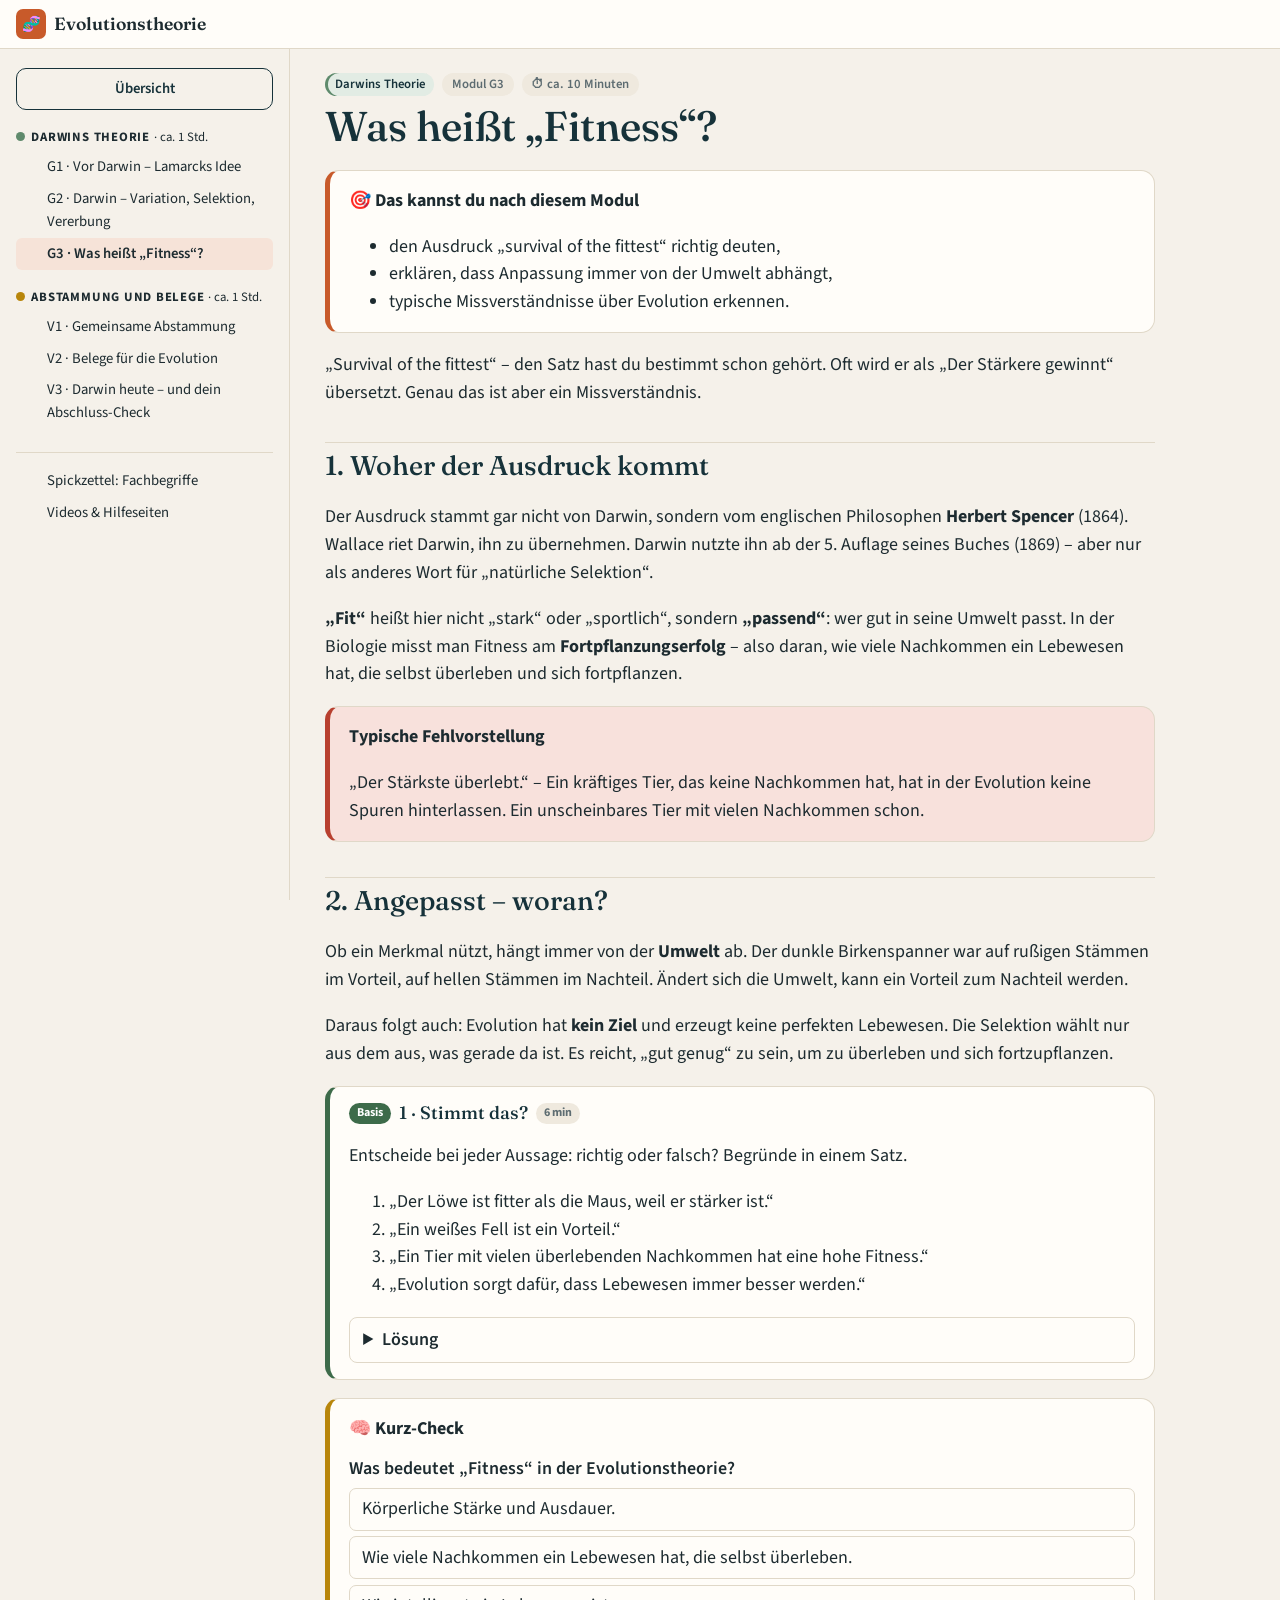
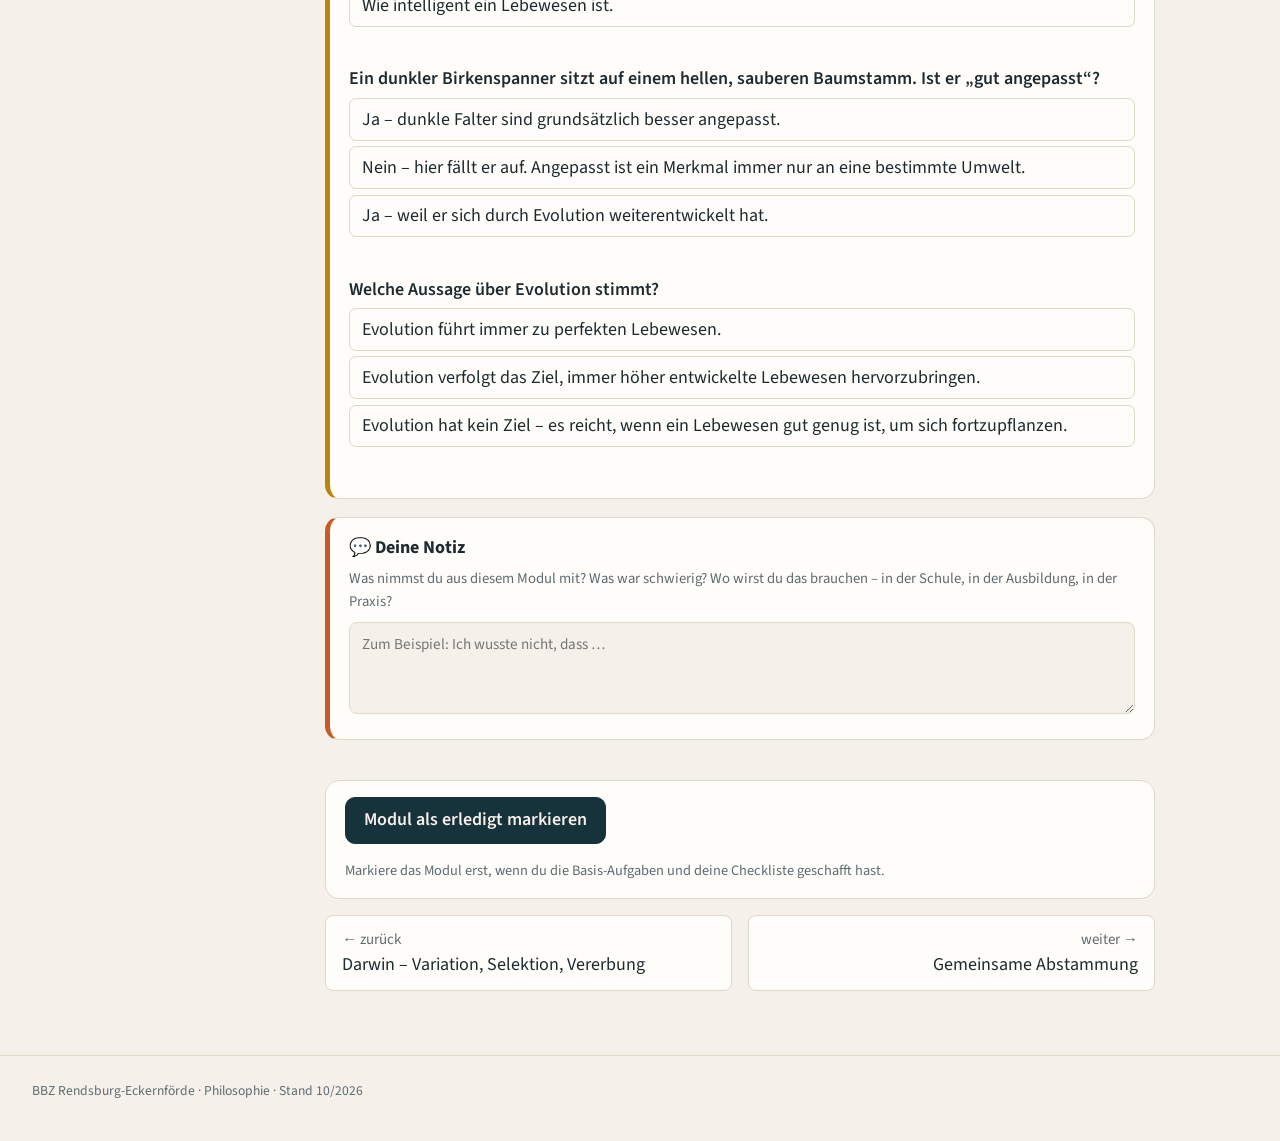
<file: docs/g3-was-heisst-fitness.html>
<!doctype html>
<html lang="de">
<head>
<meta charset="utf-8">
<meta name="viewport" content="width=device-width, initial-scale=1">
<title>Was heißt „Fitness“? – Evolutionstheorie</title>
<link rel="stylesheet" href="assets/css/style.css">
<link rel="stylesheet" href="assets/css/kurs.css">
<script src="assets/js/kurs.js"></script>
<script src="assets/js/medien.js" defer></script>
<script src="assets/js/app.js" defer></script>
</head>
<body data-module="g3">
<header id="topbar"></header>
<div class="layout">
<nav id="sidebar" aria-label="Lernpfad"></nav>
<main>
<div class="box goals"><div class="box-title">🎯 Das kannst du nach diesem Modul</div><ul><li>den Ausdruck „survival of the fittest“ richtig deuten,</li><li>erklären, dass Anpassung immer von der Umwelt abhängt,</li><li>typische Missverständnisse über Evolution erkennen.</li></ul></div><p>„Survival of the fittest“ – den Satz hast du bestimmt schon gehört. Oft wird er als „Der Stärkere gewinnt“ übersetzt. Genau das ist aber ein Missverständnis.</p>
<h2>1. Woher der Ausdruck kommt</h2>
<p>Der Ausdruck stammt gar nicht von Darwin, sondern vom englischen Philosophen <strong>Herbert Spencer</strong> (1864). Wallace riet Darwin, ihn zu übernehmen. Darwin nutzte ihn ab der 5. Auflage seines Buches (1869) – aber nur als anderes Wort für „natürliche Selektion“.</p>
<p><strong>„Fit“</strong> heißt hier nicht „stark“ oder „sportlich“, sondern <strong>„passend“</strong>: wer gut in seine Umwelt passt. In der Biologie misst man Fitness am <strong>Fortpflanzungserfolg</strong> – also daran, wie viele Nachkommen ein Lebewesen hat, die selbst überleben und sich fortpflanzen.</p>
<div class="box warn"><div class="box-title">Typische Fehlvorstellung</div><p>„Der Stärkste überlebt.“ – Ein kräftiges Tier, das keine Nachkommen hat, hat in der Evolution keine Spuren hinterlassen. Ein unscheinbares Tier mit vielen Nachkommen schon.</p>
</div><h2>2. Angepasst – woran?</h2>
<p>Ob ein Merkmal nützt, hängt immer von der <strong>Umwelt</strong> ab. Der dunkle Birkenspanner war auf rußigen Stämmen im Vorteil, auf hellen Stämmen im Nachteil. Ändert sich die Umwelt, kann ein Vorteil zum Nachteil werden.</p>
<p>Daraus folgt auch: Evolution hat <strong>kein Ziel</strong> und erzeugt keine perfekten Lebewesen. Die Selektion wählt nur aus dem aus, was gerade da ist. Es reicht, „gut genug“ zu sein, um zu überleben und sich fortzupflanzen.</p>
<div class="box task basis"><div class="task-head"><span class="lvl basis">Basis</span><h3>1 · Stimmt das?</h3><span class="lvl time">6 min</span></div><p>Entscheide bei jeder Aussage: richtig oder falsch? Begründe in einem Satz.</p>
<ol>
<li>„Der Löwe ist fitter als die Maus, weil er stärker ist.“</li>
<li>„Ein weißes Fell ist ein Vorteil.“</li>
<li>„Ein Tier mit vielen überlebenden Nachkommen hat eine hohe Fitness.“</li>
<li>„Evolution sorgt dafür, dass Lebewesen immer besser werden.“</li>
</ol>
<details><summary>Lösung</summary><ol>
<li><strong>Falsch.</strong> Fitness heißt Fortpflanzungserfolg, nicht Stärke. Beide sind auf ihre Weise erfolgreich.</li>
<li><strong>Falsch, so pauschal.</strong> Im Schnee tarnt ein weißes Fell, im Wald fällt es auf – es kommt auf die Umwelt an.</li>
<li><strong>Richtig.</strong> Genau so ist Fitness in der Biologie gemeint.</li>
<li><strong>Falsch.</strong> Evolution hat kein Ziel. Lebewesen werden nur an ihre jeweilige Umwelt angepasst – und „gut genug“ reicht.</li>
</ol>
</details></div><div class="box quiz"><div class="box-title">🧠 Kurz-Check</div><div class="qa" data-right="2"><p class="q">Was bedeutet „Fitness“ in der Evolutionstheorie?</p><ol><li>Körperliche Stärke und Ausdauer.</li><li>Wie viele Nachkommen ein Lebewesen hat, die selbst überleben.</li><li>Wie intelligent ein Lebewesen ist.</li></ol><p class="fb" data-ok="Genau – Fitness meint den Fortpflanzungserfolg." data-no="In der Biologie ist „fit“ nicht der Stärkste, sondern wer am meisten erfolgreiche Nachkommen hat."></p></div><div class="qa" data-right="2"><p class="q">Ein dunkler Birkenspanner sitzt auf einem hellen, sauberen Baumstamm. Ist er „gut angepasst“?</p><ol><li>Ja – dunkle Falter sind grundsätzlich besser angepasst.</li><li>Nein – hier fällt er auf. Angepasst ist ein Merkmal immer nur an eine bestimmte Umwelt.</li><li>Ja – weil er sich durch Evolution weiterentwickelt hat.</li></ol><p class="fb" data-ok="Richtig. „Gut angepasst“ gibt es nur im Verhältnis zur Umwelt." data-no="Ein Merkmal ist nie „an sich“ besser. Ob es nützt, hängt von der Umwelt ab."></p></div><div class="qa" data-right="3"><p class="q">Welche Aussage über Evolution stimmt?</p><ol><li>Evolution führt immer zu perfekten Lebewesen.</li><li>Evolution verfolgt das Ziel, immer höher entwickelte Lebewesen hervorzubringen.</li><li>Evolution hat kein Ziel – es reicht, wenn ein Lebewesen gut genug ist, um sich fortzupflanzen.</li></ol><p class="fb" data-ok="Genau. Selektion wählt nur aus dem aus, was gerade da ist – und „gut genug“ reicht." data-no="Natürliche Selektion plant nicht und strebt nichts an. Lies noch einmal Abschnitt 2."></p></div></div>

</main>
</div>
<footer class="site">BBZ Rendsburg-Eckernförde · Philosophie · Stand 10/2026</footer>
</body>
</html>
</file>
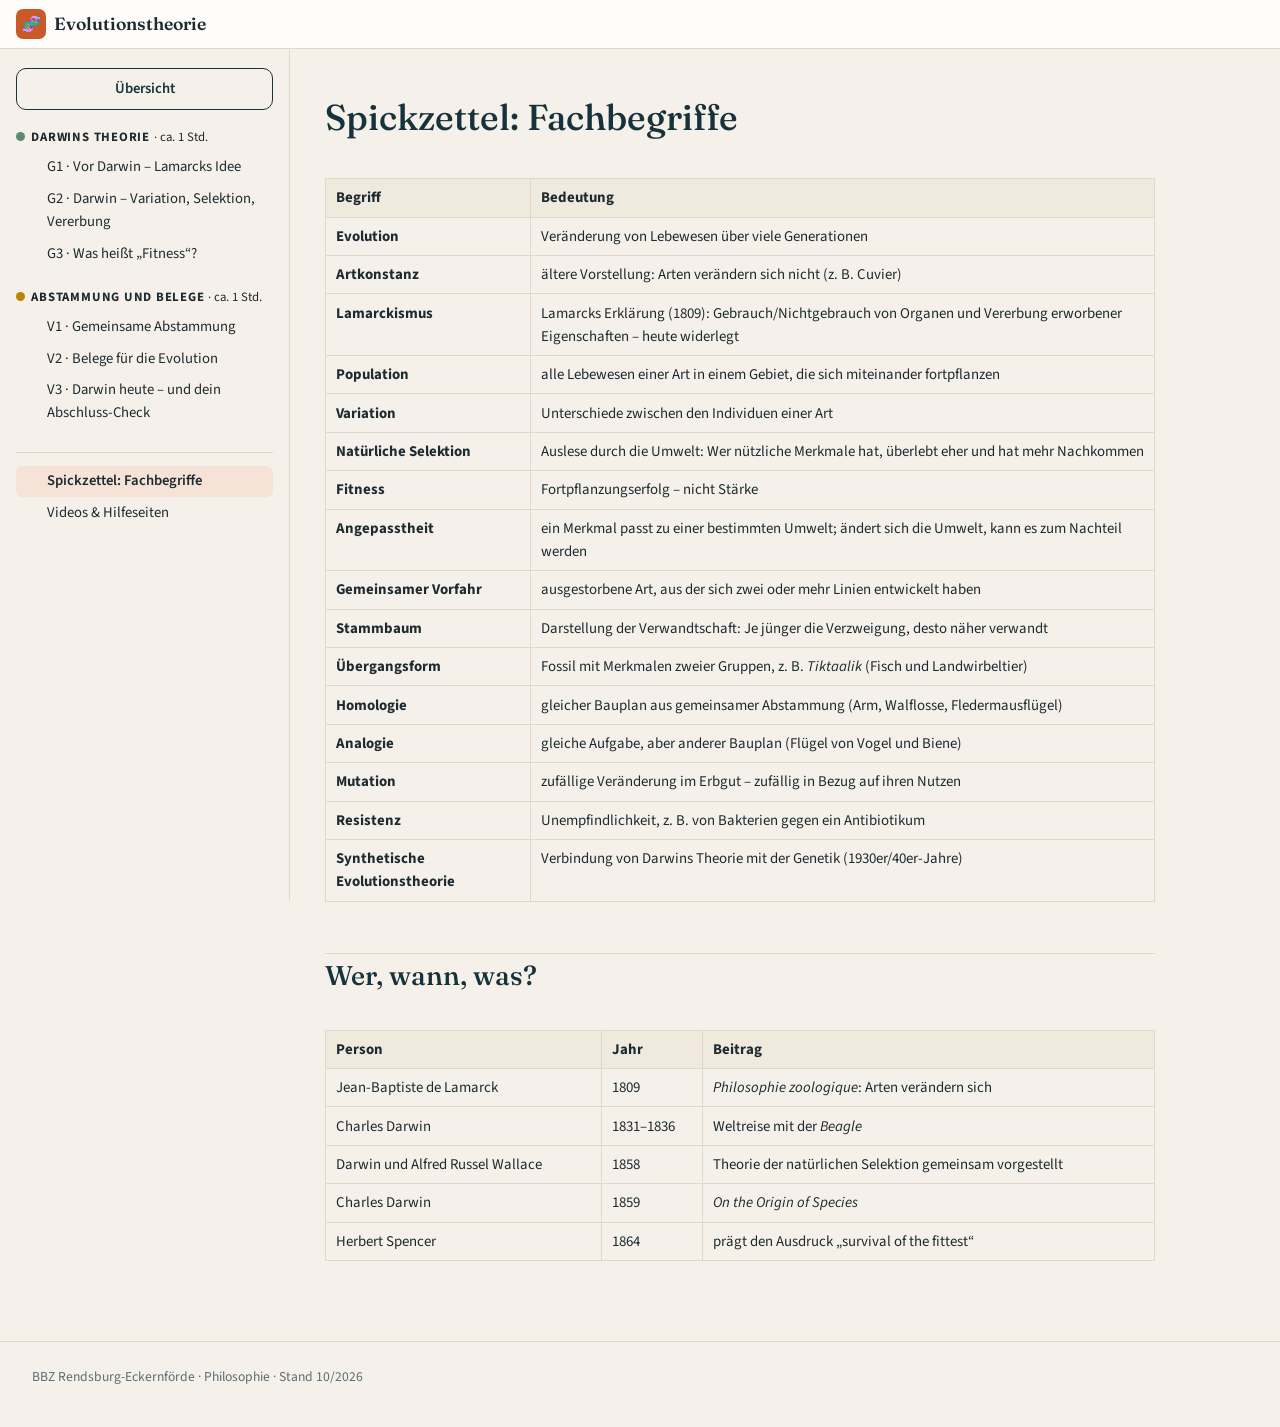
<file: docs/spickzettel.html>
<!doctype html>
<html lang="de">
<head>
<meta charset="utf-8">
<meta name="viewport" content="width=device-width, initial-scale=1">
<title>Spickzettel: Fachbegriffe – Evolutionstheorie</title>
<link rel="stylesheet" href="assets/css/style.css">
<link rel="stylesheet" href="assets/css/kurs.css">
<script src="assets/js/kurs.js"></script>
<script src="assets/js/medien.js" defer></script>
<script src="assets/js/app.js" defer></script>
</head>
<body>
<header id="topbar"></header>
<div class="layout">
<nav id="sidebar" aria-label="Lernpfad"></nav>
<main>
<h1>Spickzettel: Fachbegriffe</h1><div class="table-wrap"><table>
<thead>
<tr>
<th>Begriff</th>
<th>Bedeutung</th>
</tr>
</thead>
<tbody>
<tr>
<td><strong>Evolution</strong></td>
<td>Veränderung von Lebewesen über viele Generationen</td>
</tr>
<tr>
<td><strong>Artkonstanz</strong></td>
<td>ältere Vorstellung: Arten verändern sich nicht (z. B. Cuvier)</td>
</tr>
<tr>
<td><strong>Lamarckismus</strong></td>
<td>Lamarcks Erklärung (1809): Gebrauch/Nichtgebrauch von Organen und Vererbung erworbener Eigenschaften – heute widerlegt</td>
</tr>
<tr>
<td><strong>Population</strong></td>
<td>alle Lebewesen einer Art in einem Gebiet, die sich miteinander fortpflanzen</td>
</tr>
<tr>
<td><strong>Variation</strong></td>
<td>Unterschiede zwischen den Individuen einer Art</td>
</tr>
<tr>
<td><strong>Natürliche Selektion</strong></td>
<td>Auslese durch die Umwelt: Wer nützliche Merkmale hat, überlebt eher und hat mehr Nachkommen</td>
</tr>
<tr>
<td><strong>Fitness</strong></td>
<td>Fortpflanzungserfolg – nicht Stärke</td>
</tr>
<tr>
<td><strong>Angepasstheit</strong></td>
<td>ein Merkmal passt zu einer bestimmten Umwelt; ändert sich die Umwelt, kann es zum Nachteil werden</td>
</tr>
<tr>
<td><strong>Gemeinsamer Vorfahr</strong></td>
<td>ausgestorbene Art, aus der sich zwei oder mehr Linien entwickelt haben</td>
</tr>
<tr>
<td><strong>Stammbaum</strong></td>
<td>Darstellung der Verwandtschaft: Je jünger die Verzweigung, desto näher verwandt</td>
</tr>
<tr>
<td><strong>Übergangsform</strong></td>
<td>Fossil mit Merkmalen zweier Gruppen, z. B. <em>Tiktaalik</em> (Fisch und Landwirbeltier)</td>
</tr>
<tr>
<td><strong>Homologie</strong></td>
<td>gleicher Bauplan aus gemeinsamer Abstammung (Arm, Walflosse, Fledermausflügel)</td>
</tr>
<tr>
<td><strong>Analogie</strong></td>
<td>gleiche Aufgabe, aber anderer Bauplan (Flügel von Vogel und Biene)</td>
</tr>
<tr>
<td><strong>Mutation</strong></td>
<td>zufällige Veränderung im Erbgut – zufällig in Bezug auf ihren Nutzen</td>
</tr>
<tr>
<td><strong>Resistenz</strong></td>
<td>Unempfindlichkeit, z. B. von Bakterien gegen ein Antibiotikum</td>
</tr>
<tr>
<td><strong>Synthetische Evolutionstheorie</strong></td>
<td>Verbindung von Darwins Theorie mit der Genetik (1930er/40er-Jahre)</td>
</tr>
</tbody>
</table></div>
<h2>Wer, wann, was?</h2>
<div class="table-wrap"><table>
<thead>
<tr>
<th>Person</th>
<th>Jahr</th>
<th>Beitrag</th>
</tr>
</thead>
<tbody>
<tr>
<td>Jean-Baptiste de Lamarck</td>
<td>1809</td>
<td><em>Philosophie zoologique</em>: Arten verändern sich</td>
</tr>
<tr>
<td>Charles Darwin</td>
<td>1831–1836</td>
<td>Weltreise mit der <em>Beagle</em></td>
</tr>
<tr>
<td>Darwin und Alfred Russel Wallace</td>
<td>1858</td>
<td>Theorie der natürlichen Selektion gemeinsam vorgestellt</td>
</tr>
<tr>
<td>Charles Darwin</td>
<td>1859</td>
<td><em>On the Origin of Species</em></td>
</tr>
<tr>
<td>Herbert Spencer</td>
<td>1864</td>
<td>prägt den Ausdruck „survival of the fittest“</td>
</tr>
</tbody>
</table></div>

</main>
</div>
<footer class="site">BBZ Rendsburg-Eckernförde · Philosophie · Stand 10/2026</footer>
</body>
</html>
</file>
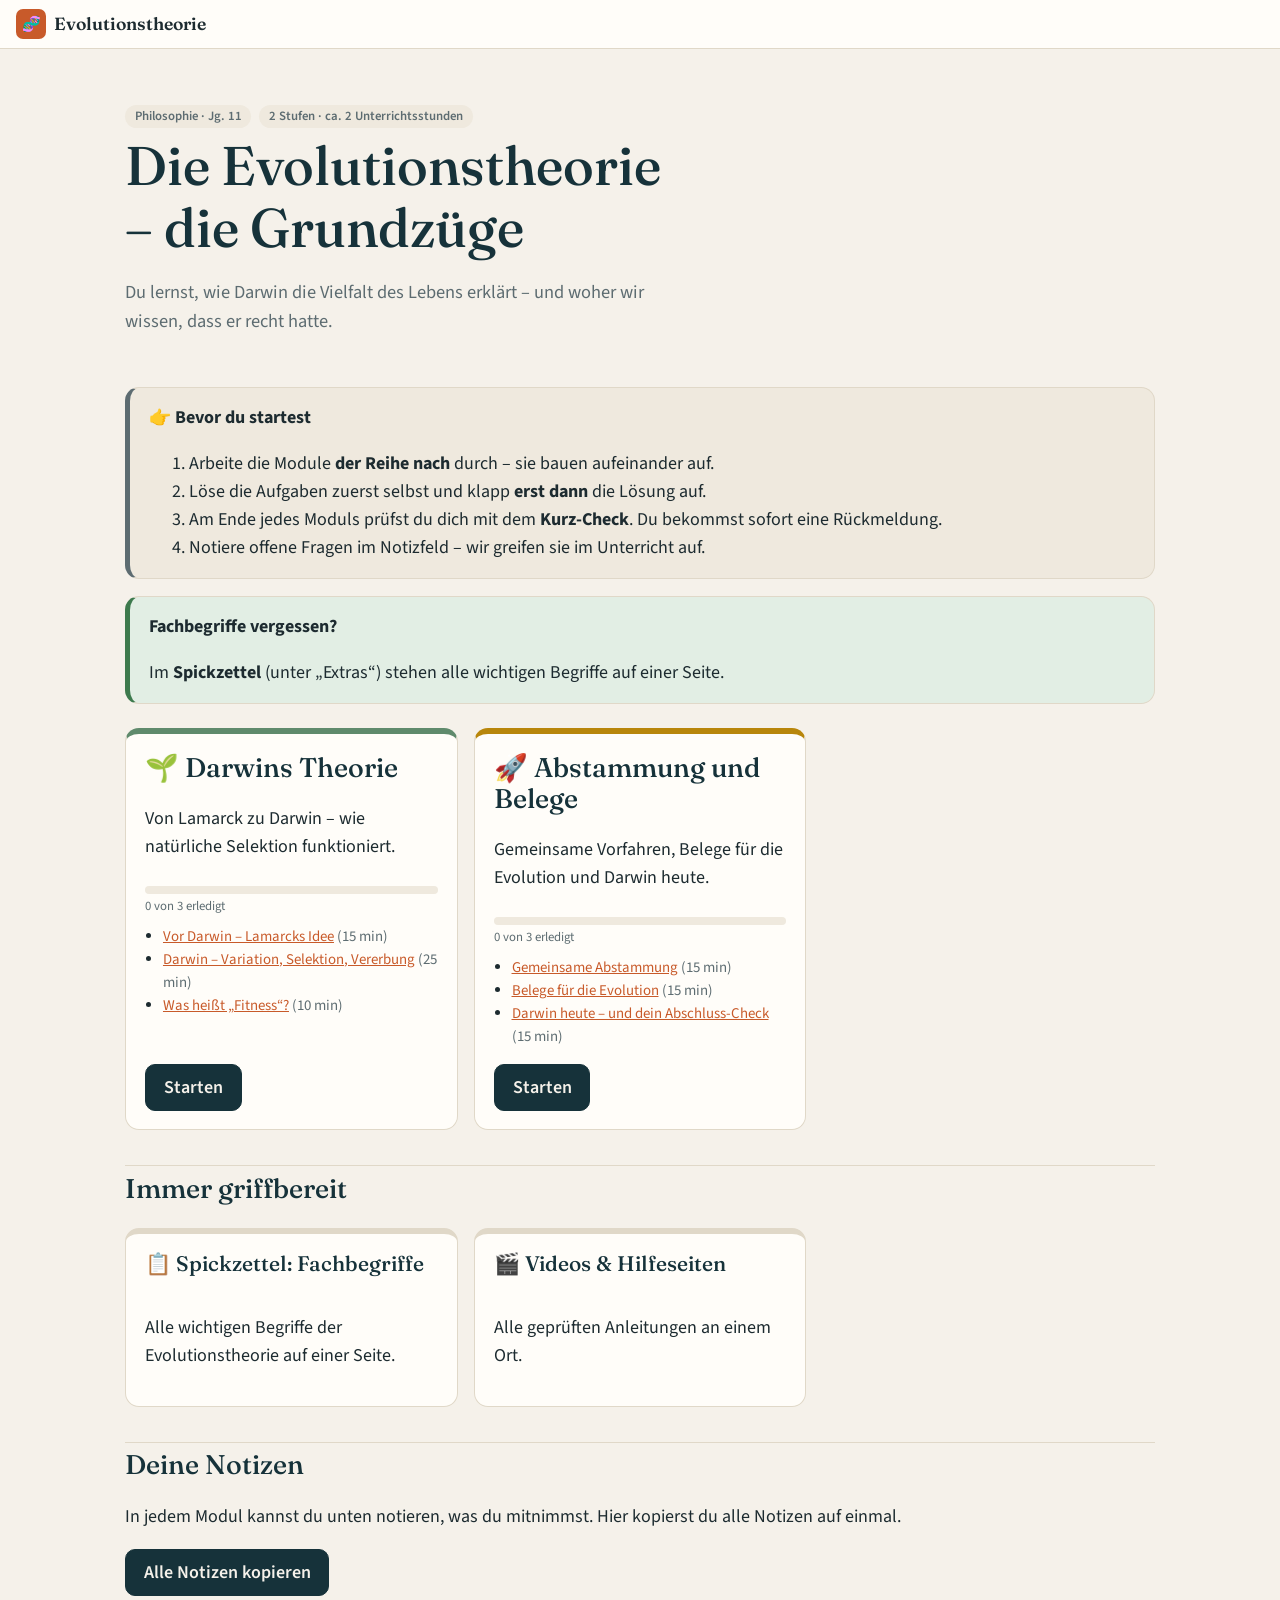
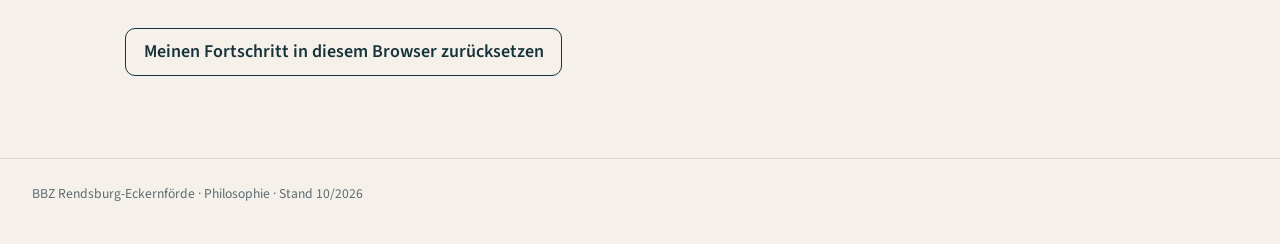
<file: docs/start.html>
<!doctype html>
<html lang="de">
<head>
<meta charset="utf-8">
<meta name="viewport" content="width=device-width, initial-scale=1">
<title>Mein Lernpfad – Evolutionstheorie</title>
<link rel="stylesheet" href="assets/css/style.css">
<link rel="stylesheet" href="assets/css/kurs.css">
<script src="assets/js/kurs.js"></script>
<script src="assets/js/medien.js" defer></script>
<script src="assets/js/app.js" defer></script>
</head>
<body data-page="start">
<header id="topbar"></header>
<div class="layout wide">

<main>
<section class="hero"><div class="badges"><span class="badge">Philosophie · Jg. 11</span><span class="badge">2 Stufen · ca. 2 Unterrichtsstunden</span></div><h1>Mein Lernpfad</h1><p class="lead">Du lernst, wie Darwin die Vielfalt des Lebens erklärt – und woher wir wissen, dass er recht hatte.</p></section><div class="box continue-box" id="pkg-continue" aria-live="polite"><p>Dein Lernpfad wird geladen …</p></div><div class="levels" id="pkg-levels"></div><div id="pkg-einstufung"></div><div class="box note"><div class="box-title">👉 So funktioniert’s</div><ol><li>Arbeite die Module der Reihe nach durch. Am Ende jedes Moduls: <strong>„Modul als erledigt markieren“</strong>.</li></ol></div><h2>Immer griffbereit</h2><div class="levels"><a class="level-card" href="spickzettel.html" style="text-decoration:none;color:inherit"><h3 style="margin-top:0">📋 Spickzettel: Fachbegriffe</h3><p>Alle wichtigen Begriffe der Evolutionstheorie auf einer Seite.</p></a><a class="level-card" href="videos.html" style="text-decoration:none;color:inherit"><h3 style="margin-top:0">🎬 Videos & Hilfeseiten</h3><p>Alle geprüften Anleitungen an einem Ort.</p></a></div>
</main>
</div>
<footer class="site">BBZ Rendsburg-Eckernförde · Philosophie · Stand 10/2026</footer>
</body>
</html>
</file>
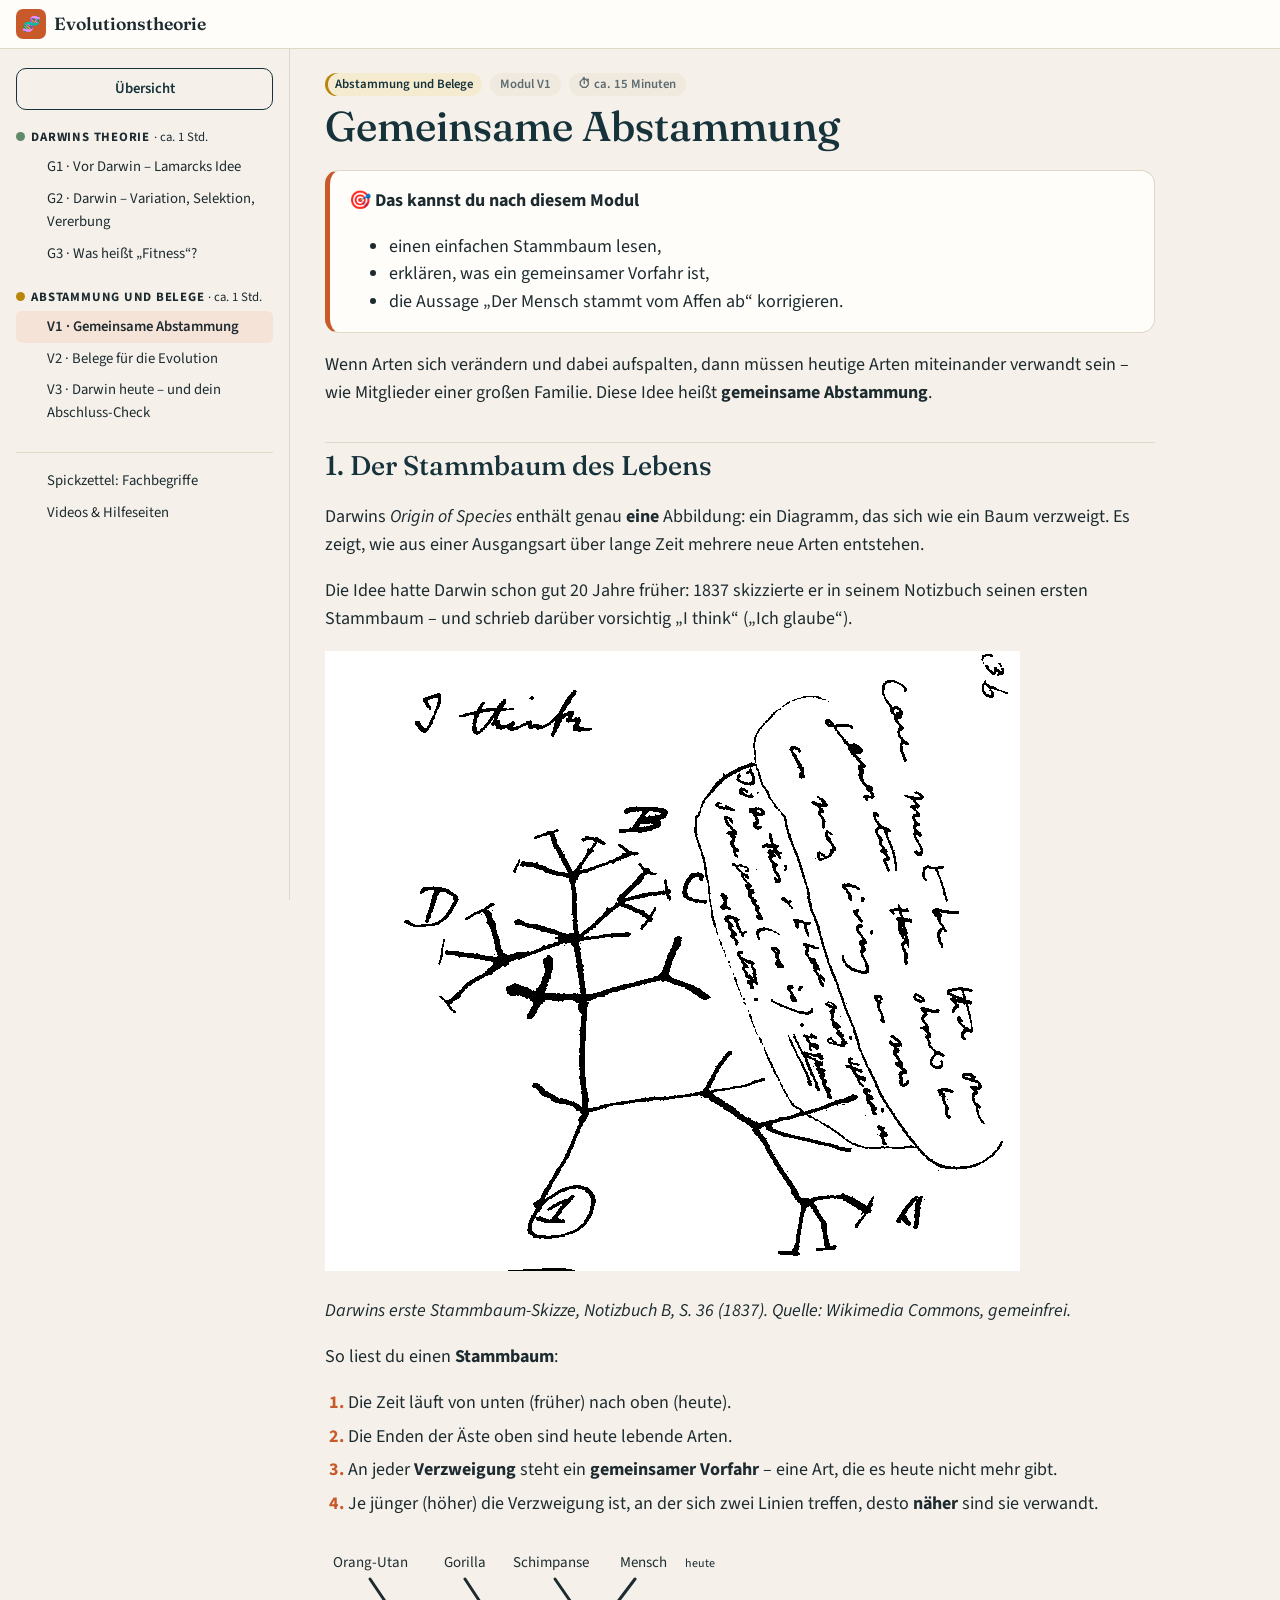
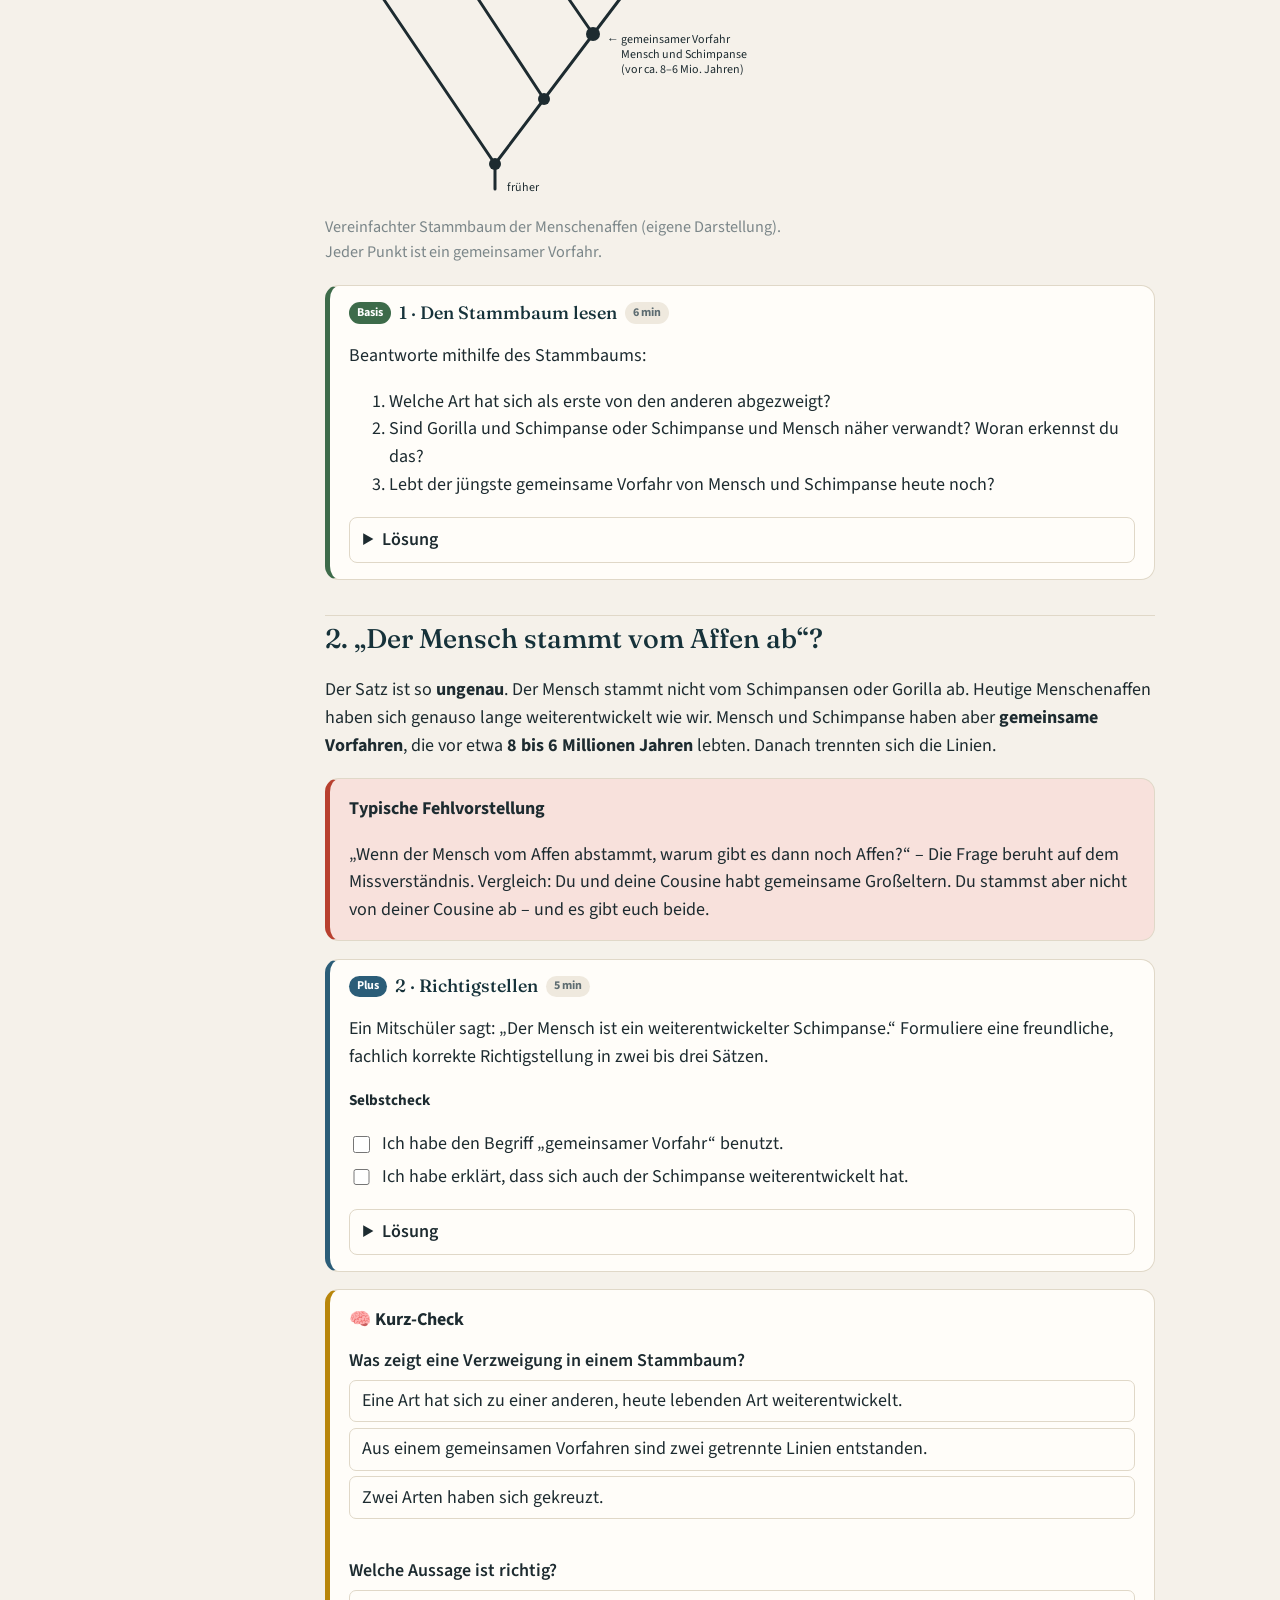
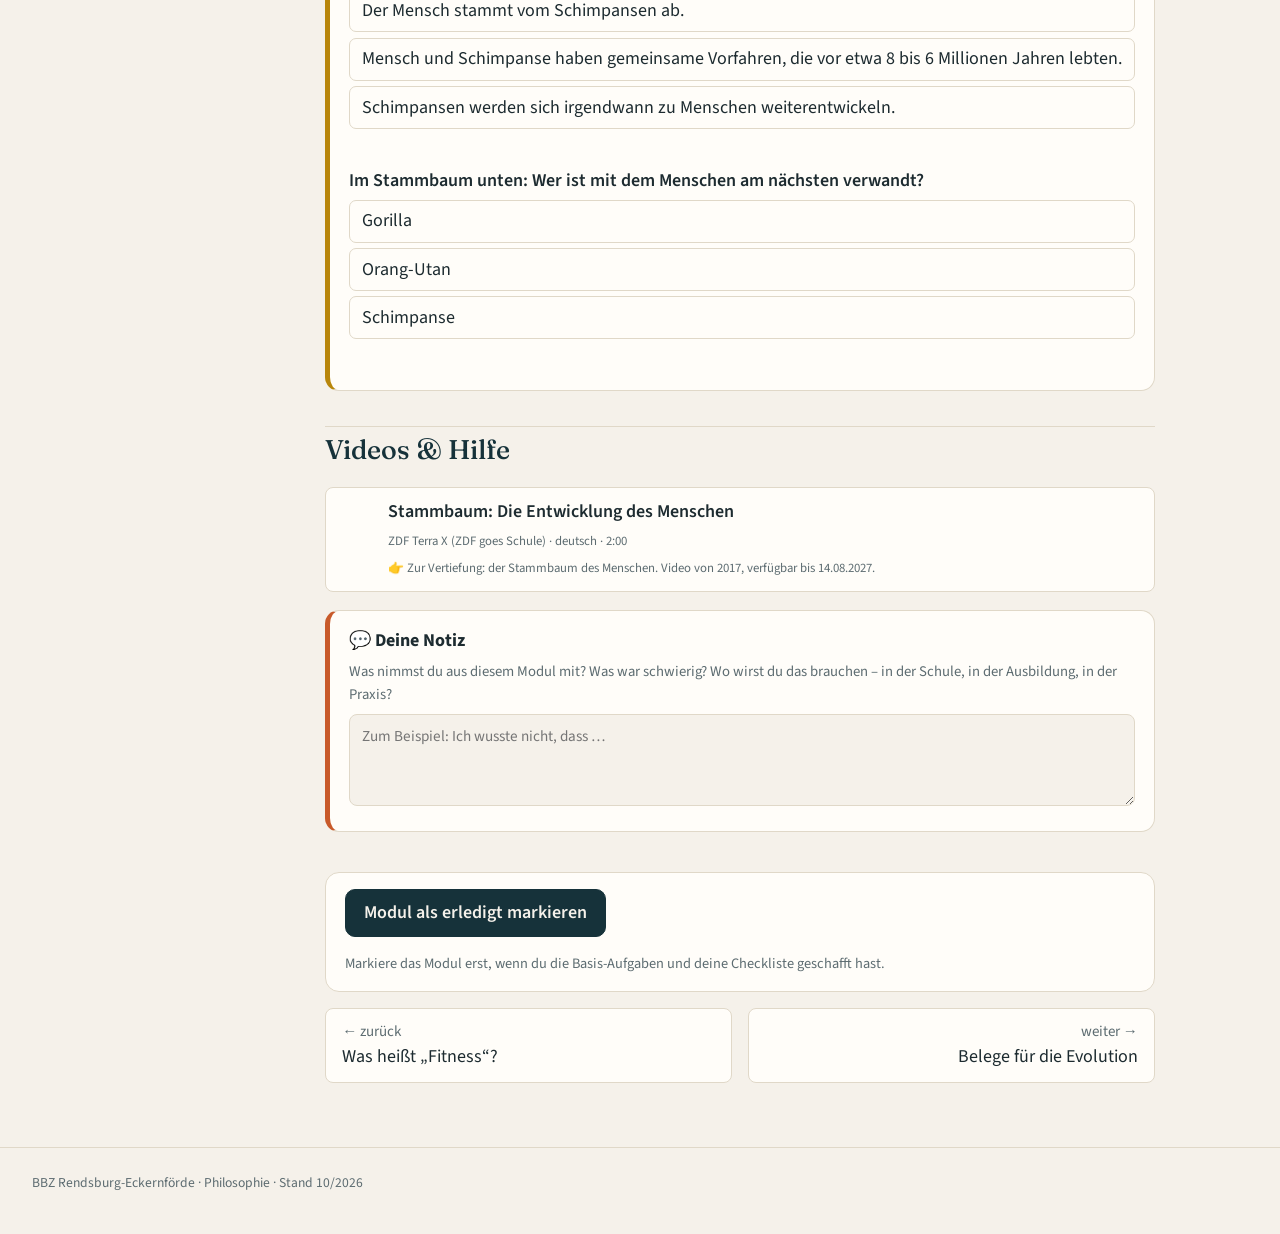
<file: docs/v1-gemeinsame-abstammung.html>
<!doctype html>
<html lang="de">
<head>
<meta charset="utf-8">
<meta name="viewport" content="width=device-width, initial-scale=1">
<title>Gemeinsame Abstammung – Evolutionstheorie</title>
<link rel="stylesheet" href="assets/css/style.css">
<link rel="stylesheet" href="assets/css/kurs.css">
<script src="assets/js/kurs.js"></script>
<script src="assets/js/medien.js" defer></script>
<script src="assets/js/app.js" defer></script>
</head>
<body data-module="v1">
<header id="topbar"></header>
<div class="layout">
<nav id="sidebar" aria-label="Lernpfad"></nav>
<main>
<div class="box goals"><div class="box-title">🎯 Das kannst du nach diesem Modul</div><ul><li>einen einfachen Stammbaum lesen,</li><li>erklären, was ein gemeinsamer Vorfahr ist,</li><li>die Aussage „Der Mensch stammt vom Affen ab“ korrigieren.</li></ul></div><p>Wenn Arten sich verändern und dabei aufspalten, dann müssen heutige Arten miteinander verwandt sein – wie Mitglieder einer großen Familie. Diese Idee heißt <strong>gemeinsame Abstammung</strong>.</p>
<h2>1. Der Stammbaum des Lebens</h2>
<p>Darwins <em>Origin of Species</em> enthält genau <strong>eine</strong> Abbildung: ein Diagramm, das sich wie ein Baum verzweigt. Es zeigt, wie aus einer Ausgangsart über lange Zeit mehrere neue Arten entstehen.</p>
<p>Die Idee hatte Darwin schon gut 20 Jahre früher: 1837 skizzierte er in seinem Notizbuch seinen ersten Stammbaum – und schrieb darüber vorsichtig „I think“ („Ich glaube“).</p>
<p><img src="material/darwin-i-think-1837.png" alt="Handschriftliche Skizze von Charles Darwin: ein Baum, der sich von einem Ausgangspunkt (1) immer weiter verzweigt, an den Astenden die Buchstaben A, B, C und D. Darüber steht „I think“." /></p>
<p><em>Darwins erste Stammbaum-Skizze, Notizbuch B, S. 36 (1837). Quelle: Wikimedia Commons, gemeinfrei.</em></p>
<p>So liest du einen <strong>Stammbaum</strong>:</p>
<div class="schritte"><ol class="steps">
<li>Die Zeit läuft von unten (früher) nach oben (heute).</li>
<li>Die Enden der Äste oben sind heute lebende Arten.</li>
<li>An jeder <strong>Verzweigung</strong> steht ein <strong>gemeinsamer Vorfahr</strong> – eine Art, die es heute nicht mehr gibt.</li>
<li>Je jünger (höher) die Verzweigung ist, an der sich zwei Linien treffen, desto <strong>näher</strong> sind sie verwandt.</li>
</ol>
</div><figure class="stammbaum" style="margin:1.2em 0;max-width:460px">
<svg viewBox="0 0 460 260" role="img" aria-labelledby="sb-titel" style="width:100%;height:auto">
<title id="sb-titel">Stammbaum der Menschenaffen: Von einem gemeinsamen Vorfahren zweigt zuerst der Orang-Utan ab, dann der Gorilla. Zuletzt trennen sich Schimpanse und Mensch – vor etwa 8 bis 6 Millionen Jahren.</title>
<g fill="none" stroke="currentColor" stroke-width="3" stroke-linecap="round">
<path d="M170 250 L170 225"/>
<path d="M170 225 L310 40"/>
<path d="M170 225 L45 40"/>
<path d="M219 160 L140 40"/>
<path d="M268 95 L230 40"/>
</g>
<g fill="currentColor">
<circle cx="170" cy="225" r="6"/>
<circle cx="219" cy="160" r="6"/>
<circle cx="268" cy="95" r="7"/>
</g>
<g font-size="15" fill="currentColor" text-anchor="middle">
<text x="45" y="28">Orang-Utan</text>
<text x="140" y="28">Gorilla</text>
<text x="226" y="28">Schimpanse</text>
<text x="318" y="28">Mensch</text>
</g>
<g font-size="12" fill="currentColor">
<text x="282" y="104">← gemeinsamer Vorfahr</text>
<text x="296" y="119">Mensch und Schimpanse</text>
<text x="296" y="134">(vor ca. 8–6 Mio. Jahren)</text>
<text x="182" y="252">früher</text>
<text x="360" y="28">heute</text>
</g>
</svg>
<figcaption style="font-size:.9em;opacity:.8">Vereinfachter Stammbaum der Menschenaffen (eigene Darstellung). Jeder Punkt ist ein gemeinsamer Vorfahr.</figcaption>
</figure>
<div class="box task basis"><div class="task-head"><span class="lvl basis">Basis</span><h3>1 · Den Stammbaum lesen</h3><span class="lvl time">6 min</span></div><p>Beantworte mithilfe des Stammbaums:</p>
<ol>
<li>Welche Art hat sich als erste von den anderen abgezweigt?</li>
<li>Sind Gorilla und Schimpanse oder Schimpanse und Mensch näher verwandt? Woran erkennst du das?</li>
<li>Lebt der jüngste gemeinsame Vorfahr von Mensch und Schimpanse heute noch?</li>
</ol>
<details><summary>Lösung</summary><ol>
<li>Der <strong>Orang-Utan</strong> – seine Linie trennt sich an der untersten (ältesten) Verzweigung.</li>
<li><strong>Schimpanse und Mensch.</strong> Ihre Linien treffen sich an einer jüngeren (höheren) Verzweigung als die von Gorilla und Schimpanse.</li>
<li><strong>Nein.</strong> Gemeinsame Vorfahren sind ausgestorbene Arten. Aus ihnen sind die heutigen Linien entstanden.</li>
</ol>
</details></div><h2>2. „Der Mensch stammt vom Affen ab“?</h2>
<p>Der Satz ist so <strong>ungenau</strong>. Der Mensch stammt nicht vom Schimpansen oder Gorilla ab. Heutige Menschenaffen haben sich genauso lange weiterentwickelt wie wir. Mensch und Schimpanse haben aber <strong>gemeinsame Vorfahren</strong>, die vor etwa <strong>8 bis 6 Millionen Jahren</strong> lebten. Danach trennten sich die Linien.</p>
<div class="box warn"><div class="box-title">Typische Fehlvorstellung</div><p>„Wenn der Mensch vom Affen abstammt, warum gibt es dann noch Affen?“ – Die Frage beruht auf dem Missverständnis. Vergleich: Du und deine Cousine habt gemeinsame Großeltern. Du stammst aber nicht von deiner Cousine ab – und es gibt euch beide.</p>
</div><div class="box task plus"><div class="task-head"><span class="lvl plus">Plus</span><h3>2 · Richtigstellen</h3><span class="lvl time">5 min</span></div><p>Ein Mitschüler sagt: „Der Mensch ist ein weiterentwickelter Schimpanse.“ Formuliere eine freundliche, fachlich korrekte Richtigstellung in zwei bis drei Sätzen.</p>
<div class="checkliste"><div class="check-title">Selbstcheck</div><ul class="check">
<li>Ich habe den Begriff „gemeinsamer Vorfahr“ benutzt.</li>
<li>Ich habe erklärt, dass sich auch der Schimpanse weiterentwickelt hat.</li>
</ul>
</div><details><summary>Lösung</summary><p>Fast – aber nicht ganz. Der Mensch stammt nicht vom Schimpansen ab. Beide haben gemeinsame Vorfahren, die vor etwa 8 bis 6 Millionen Jahren lebten. Seitdem haben sich beide Linien getrennt weiterentwickelt – der Schimpanse ist also genauso „modern“ wie wir.</p>
</details></div><div class="box quiz"><div class="box-title">🧠 Kurz-Check</div><div class="qa" data-right="2"><p class="q">Was zeigt eine Verzweigung in einem Stammbaum?</p><ol><li>Eine Art hat sich zu einer anderen, heute lebenden Art weiterentwickelt.</li><li>Aus einem gemeinsamen Vorfahren sind zwei getrennte Linien entstanden.</li><li>Zwei Arten haben sich gekreuzt.</li></ol><p class="fb" data-ok="Genau. Am Verzweigungspunkt steht ein gemeinsamer Vorfahr." data-no="Heute lebende Arten gehen nicht auseinander hervor – sie haben gemeinsame Vorfahren."></p></div><div class="qa" data-right="2"><p class="q">Welche Aussage ist richtig?</p><ol><li>Der Mensch stammt vom Schimpansen ab.</li><li>Mensch und Schimpanse haben gemeinsame Vorfahren, die vor etwa 8 bis 6 Millionen Jahren lebten.</li><li>Schimpansen werden sich irgendwann zu Menschen weiterentwickeln.</li></ol><p class="fb" data-ok="Richtig. Schimpansen sind eher unsere „Cousins“ als unsere Vorfahren." data-no="Schimpansen haben sich genauso lange weiterentwickelt wie wir. Wir teilen nur gemeinsame Vorfahren."></p></div><div class="qa" data-right="3"><p class="q">Im Stammbaum unten: Wer ist mit dem Menschen am nächsten verwandt?</p><ol><li>Gorilla</li><li>Orang-Utan</li><li>Schimpanse</li></ol><p class="fb" data-ok="Genau – mit Schimpanse und Bonobo teilen wir den jüngsten gemeinsamen Vorfahren." data-no="Such die Verzweigung, die am nächsten am Menschen liegt."></p></div></div>
<h2>Videos & Hilfe</h2><div class="media" data-ids="zdf-stammbaum"></div>
</main>
</div>
<footer class="site">BBZ Rendsburg-Eckernförde · Philosophie · Stand 10/2026</footer>
</body>
</html>
</file>
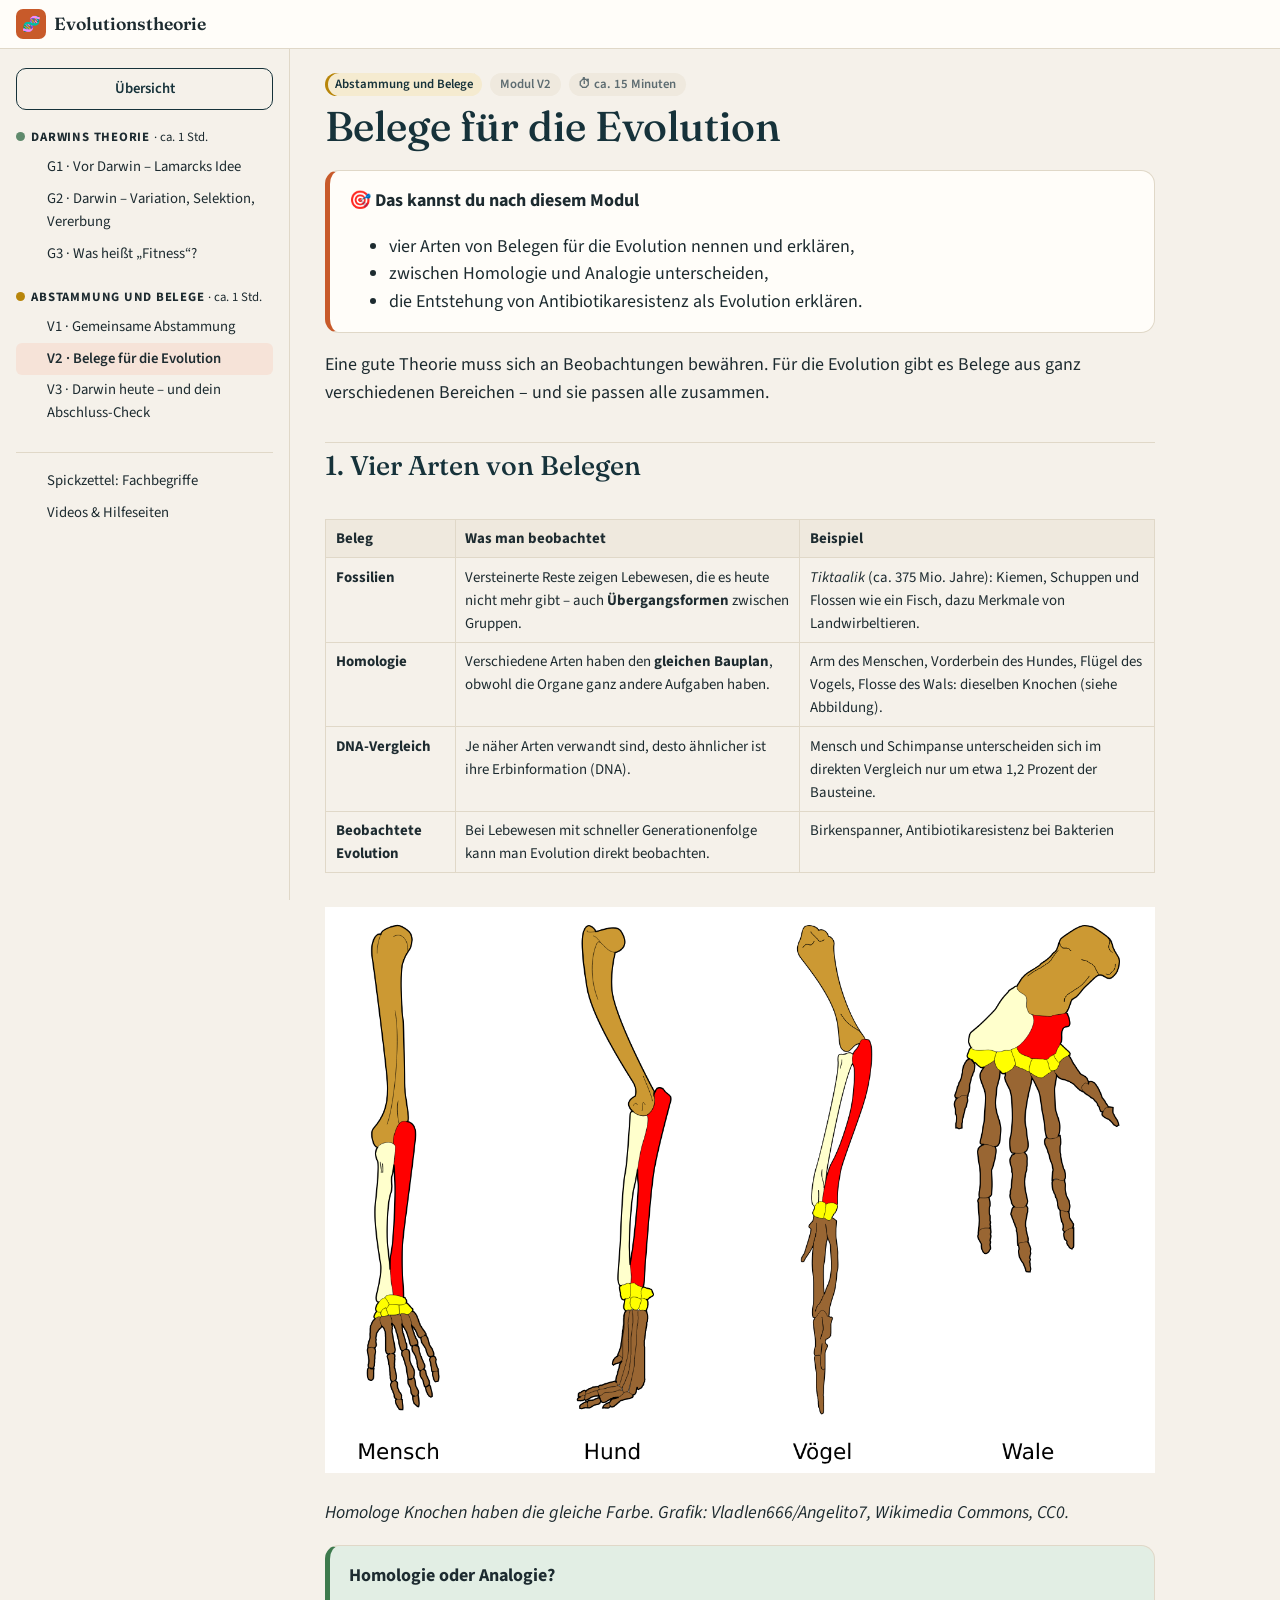
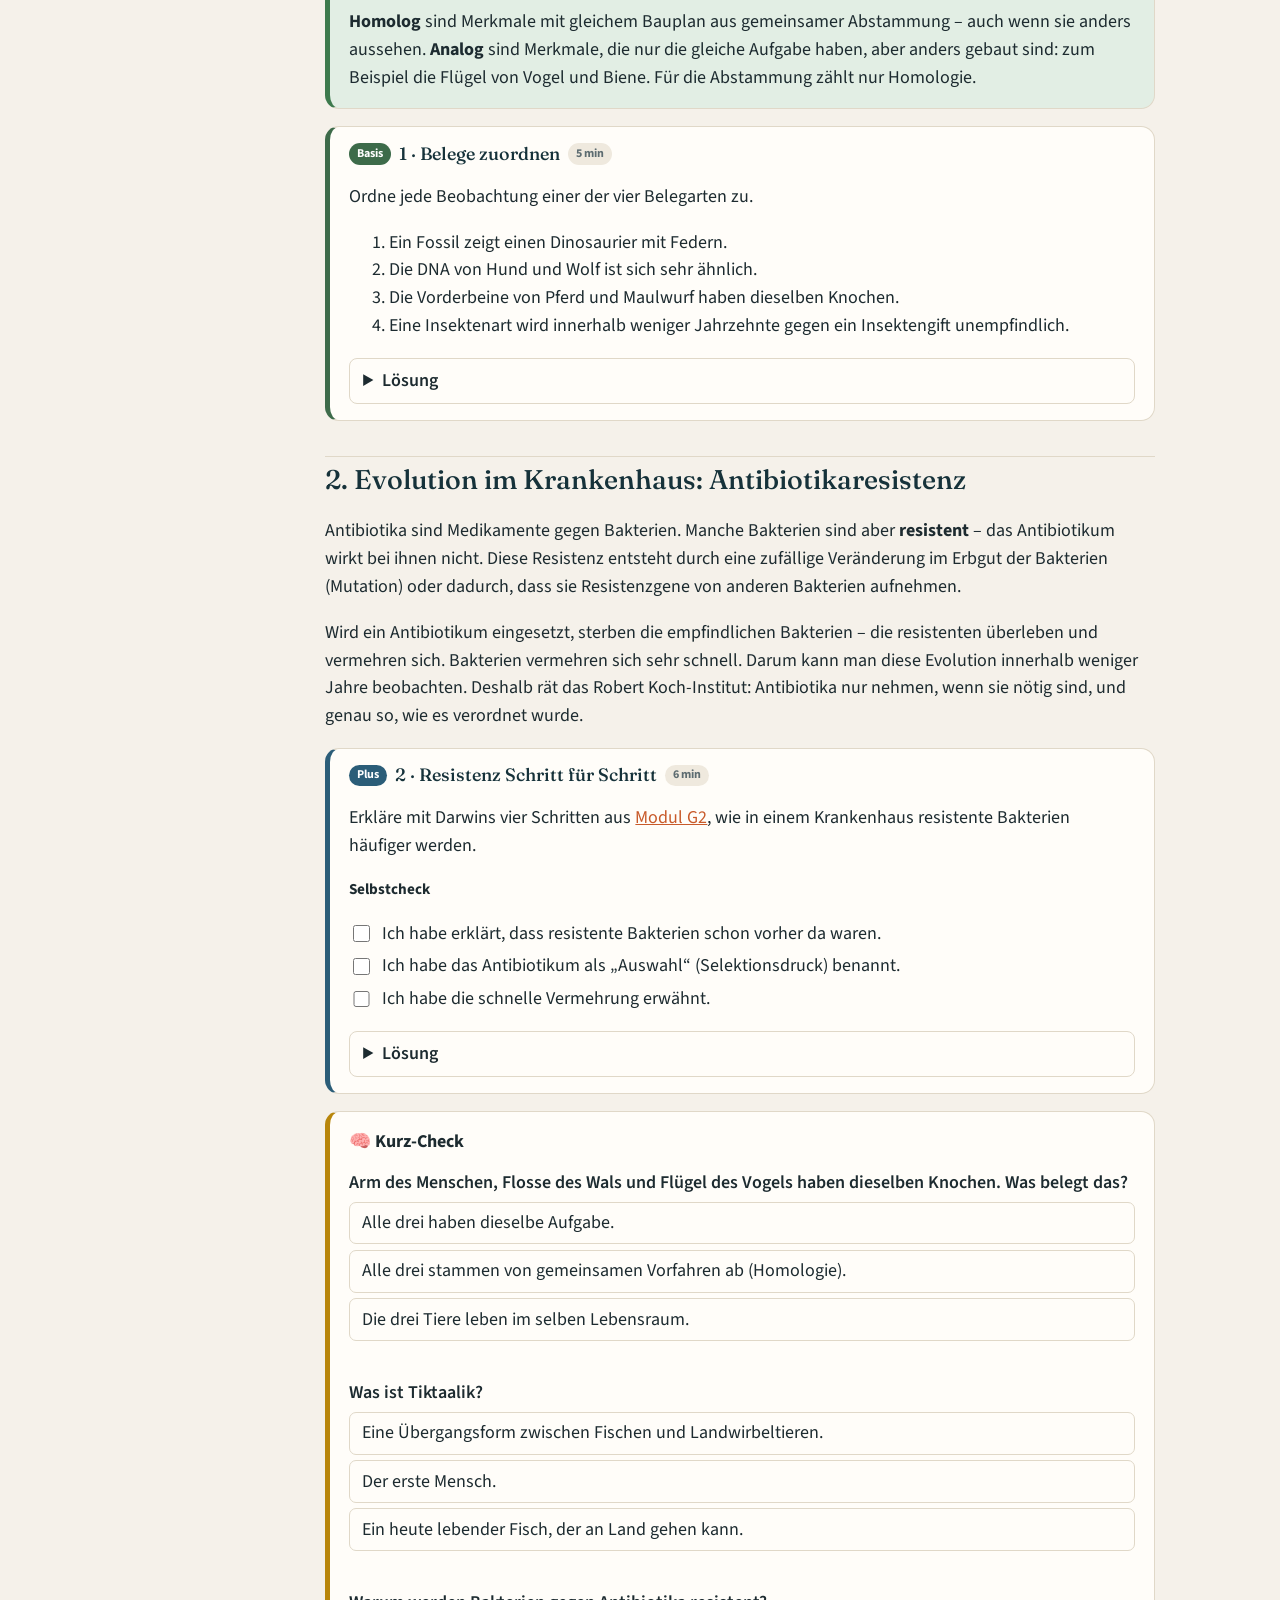
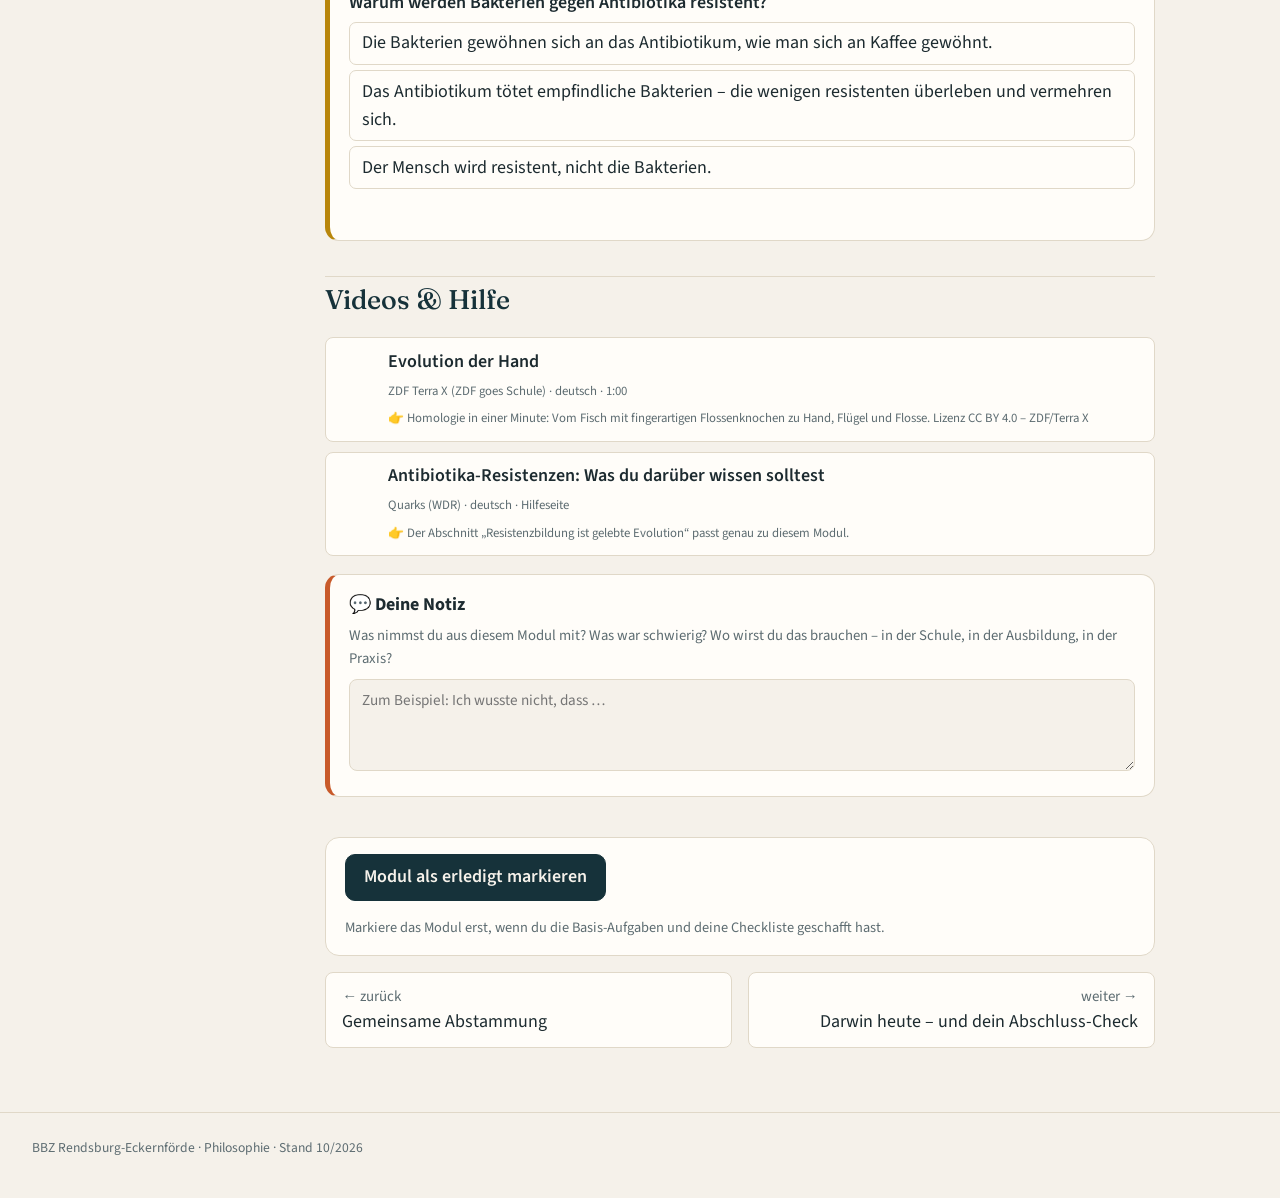
<file: docs/v2-belege-fur-die-evolution.html>
<!doctype html>
<html lang="de">
<head>
<meta charset="utf-8">
<meta name="viewport" content="width=device-width, initial-scale=1">
<title>Belege für die Evolution – Evolutionstheorie</title>
<link rel="stylesheet" href="assets/css/style.css">
<link rel="stylesheet" href="assets/css/kurs.css">
<script src="assets/js/kurs.js"></script>
<script src="assets/js/medien.js" defer></script>
<script src="assets/js/app.js" defer></script>
</head>
<body data-module="v2">
<header id="topbar"></header>
<div class="layout">
<nav id="sidebar" aria-label="Lernpfad"></nav>
<main>
<div class="box goals"><div class="box-title">🎯 Das kannst du nach diesem Modul</div><ul><li>vier Arten von Belegen für die Evolution nennen und erklären,</li><li>zwischen Homologie und Analogie unterscheiden,</li><li>die Entstehung von Antibiotikaresistenz als Evolution erklären.</li></ul></div><p>Eine gute Theorie muss sich an Beobachtungen bewähren. Für die Evolution gibt es Belege aus ganz verschiedenen Bereichen – und sie passen alle zusammen.</p>
<h2>1. Vier Arten von Belegen</h2>
<div class="table-wrap"><table>
<thead>
<tr>
<th>Beleg</th>
<th>Was man beobachtet</th>
<th>Beispiel</th>
</tr>
</thead>
<tbody>
<tr>
<td><strong>Fossilien</strong></td>
<td>Versteinerte Reste zeigen Lebewesen, die es heute nicht mehr gibt – auch <strong>Übergangsformen</strong> zwischen Gruppen.</td>
<td><em>Tiktaalik</em> (ca. 375 Mio. Jahre): Kiemen, Schuppen und Flossen wie ein Fisch, dazu Merkmale von Landwirbeltieren.</td>
</tr>
<tr>
<td><strong>Homologie</strong></td>
<td>Verschiedene Arten haben den <strong>gleichen Bauplan</strong>, obwohl die Organe ganz andere Aufgaben haben.</td>
<td>Arm des Menschen, Vorderbein des Hundes, Flügel des Vogels, Flosse des Wals: dieselben Knochen (siehe Abbildung).</td>
</tr>
<tr>
<td><strong>DNA-Vergleich</strong></td>
<td>Je näher Arten verwandt sind, desto ähnlicher ist ihre Erbinformation (DNA).</td>
<td>Mensch und Schimpanse unterscheiden sich im direkten Vergleich nur um etwa 1,2 Prozent der Bausteine.</td>
</tr>
<tr>
<td><strong>Beobachtete Evolution</strong></td>
<td>Bei Lebewesen mit schneller Generationenfolge kann man Evolution direkt beobachten.</td>
<td>Birkenspanner, Antibiotikaresistenz bei Bakterien</td>
</tr>
</tbody>
</table></div>
<p><img src="material/homologie-vordergliedmassen.png" alt="Skelette der Vordergliedmaßen von Mensch, Hund, Vogel und Wal nebeneinander. Gleiche Knochen haben die gleiche Farbe: Oberarmknochen hellbraun, die zwei Unterarmknochen hellgelb und rot, Handwurzelknochen gelb, Mittelhand- und Fingerknochen dunkelbraun." /></p>
<p><em>Homologe Knochen haben die gleiche Farbe. Grafik: Vladlen666/Angelito7, Wikimedia Commons, CC0.</em></p>
<div class="box tip"><div class="box-title">Homologie oder Analogie?</div><p><strong>Homolog</strong> sind Merkmale mit gleichem Bauplan aus gemeinsamer Abstammung – auch wenn sie anders aussehen. <strong>Analog</strong> sind Merkmale, die nur die gleiche Aufgabe haben, aber anders gebaut sind: zum Beispiel die Flügel von Vogel und Biene. Für die Abstammung zählt nur Homologie.</p>
</div><div class="box task basis"><div class="task-head"><span class="lvl basis">Basis</span><h3>1 · Belege zuordnen</h3><span class="lvl time">5 min</span></div><p>Ordne jede Beobachtung einer der vier Belegarten zu.</p>
<ol>
<li>Ein Fossil zeigt einen Dinosaurier mit Federn.</li>
<li>Die DNA von Hund und Wolf ist sich sehr ähnlich.</li>
<li>Die Vorderbeine von Pferd und Maulwurf haben dieselben Knochen.</li>
<li>Eine Insektenart wird innerhalb weniger Jahrzehnte gegen ein Insektengift unempfindlich.</li>
</ol>
<details><summary>Lösung</summary><ol>
<li>Fossilien (Übergangsform)</li>
<li>DNA-Vergleich</li>
<li>Homologie</li>
<li>Beobachtete Evolution</li>
</ol>
</details></div><h2>2. Evolution im Krankenhaus: Antibiotikaresistenz</h2>
<p>Antibiotika sind Medikamente gegen Bakterien. Manche Bakterien sind aber <strong>resistent</strong> – das Antibiotikum wirkt bei ihnen nicht. Diese Resistenz entsteht durch eine zufällige Veränderung im Erbgut der Bakterien (Mutation) oder dadurch, dass sie Resistenzgene von anderen Bakterien aufnehmen.</p>
<p>Wird ein Antibiotikum eingesetzt, sterben die empfindlichen Bakterien – die resistenten überleben und vermehren sich. Bakterien vermehren sich sehr schnell. Darum kann man diese Evolution innerhalb weniger Jahre beobachten. Deshalb rät das Robert Koch-Institut: Antibiotika nur nehmen, wenn sie nötig sind, und genau so, wie es verordnet wurde.</p>
<div class="box task plus"><div class="task-head"><span class="lvl plus">Plus</span><h3>2 · Resistenz Schritt für Schritt</h3><span class="lvl time">6 min</span></div><p>Erkläre mit Darwins vier Schritten aus <a href="g2-darwin-variation-selektion-vererbung.html">Modul G2</a>, wie in einem Krankenhaus resistente Bakterien häufiger werden.</p>
<div class="checkliste"><div class="check-title">Selbstcheck</div><ul class="check">
<li>Ich habe erklärt, dass resistente Bakterien schon vorher da waren.</li>
<li>Ich habe das Antibiotikum als „Auswahl“ (Selektionsdruck) benannt.</li>
<li>Ich habe die schnelle Vermehrung erwähnt.</li>
</ul>
</div><details><summary>Lösung</summary><ol>
<li><strong>Überproduktion:</strong> Bakterien vermehren sich sehr schnell und in riesiger Zahl.</li>
<li><strong>Variation:</strong> Unter den vielen Bakterien sind – durch Mutation oder aufgenommene Gene – einige resistent.</li>
<li><strong>Vererbung:</strong> Bakterien teilen sich. Die Resistenz geht an die Tochterzellen über.</li>
<li><strong>Selektion:</strong> Das Antibiotikum tötet die empfindlichen Bakterien. Die resistenten überleben und vermehren sich. Mit jedem Einsatz werden resistente Bakterien häufiger.</li>
</ol>
</details></div><div class="box quiz"><div class="box-title">🧠 Kurz-Check</div><div class="qa" data-right="2"><p class="q">Arm des Menschen, Flosse des Wals und Flügel des Vogels haben dieselben Knochen. Was belegt das?</p><ol><li>Alle drei haben dieselbe Aufgabe.</li><li>Alle drei stammen von gemeinsamen Vorfahren ab (Homologie).</li><li>Die drei Tiere leben im selben Lebensraum.</li></ol><p class="fb" data-ok="Genau. Gleicher Bauplan trotz verschiedener Aufgaben spricht für gemeinsame Abstammung." data-no="Die Aufgaben sind ja gerade verschieden (greifen, schwimmen, fliegen) – trotzdem ist der Bauplan gleich."></p></div><div class="qa" data-right="1"><p class="q">Was ist Tiktaalik?</p><ol><li>Eine Übergangsform zwischen Fischen und Landwirbeltieren.</li><li>Der erste Mensch.</li><li>Ein heute lebender Fisch, der an Land gehen kann.</li></ol><p class="fb" data-ok="Richtig – ein etwa 375 Millionen Jahre altes Fossil mit Merkmalen von beiden." data-no="Tiktaalik ist ein Fossil – schau noch einmal in Abschnitt 1."></p></div><div class="qa" data-right="2"><p class="q">Warum werden Bakterien gegen Antibiotika resistent?</p><ol><li>Die Bakterien gewöhnen sich an das Antibiotikum, wie man sich an Kaffee gewöhnt.</li><li>Das Antibiotikum tötet empfindliche Bakterien – die wenigen resistenten überleben und vermehren sich.</li><li>Der Mensch wird resistent, nicht die Bakterien.</li></ol><p class="fb" data-ok="Genau – das Antibiotikum ist der Selektionsdruck." data-no="Kein Bakterium „gewöhnt“ sich – das wäre Lamarck-Denken. Resistente Bakterien sind schon da und werden ausgelesen."></p></div></div>
<h2>Videos & Hilfe</h2><div class="media" data-ids="zdf-hand, quarks-resistenz"></div>
</main>
</div>
<footer class="site">BBZ Rendsburg-Eckernförde · Philosophie · Stand 10/2026</footer>
</body>
</html>
</file>
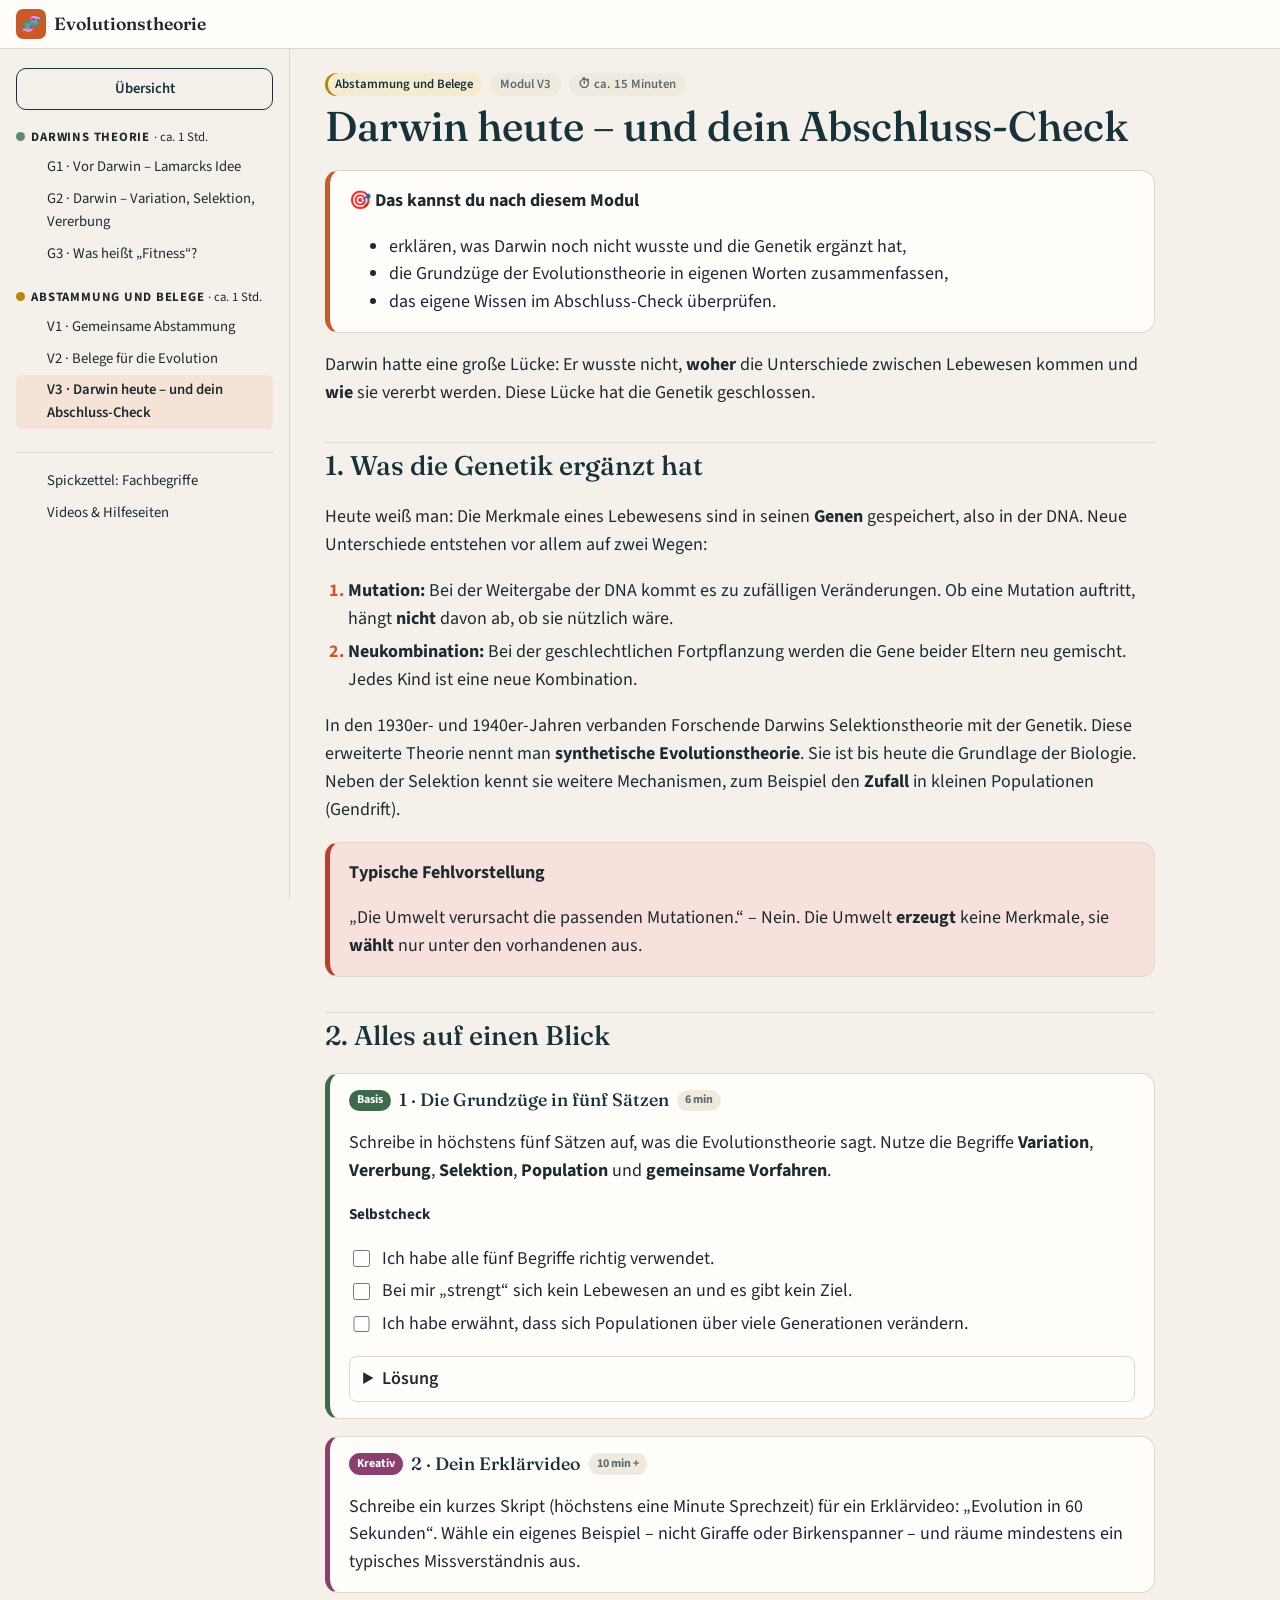
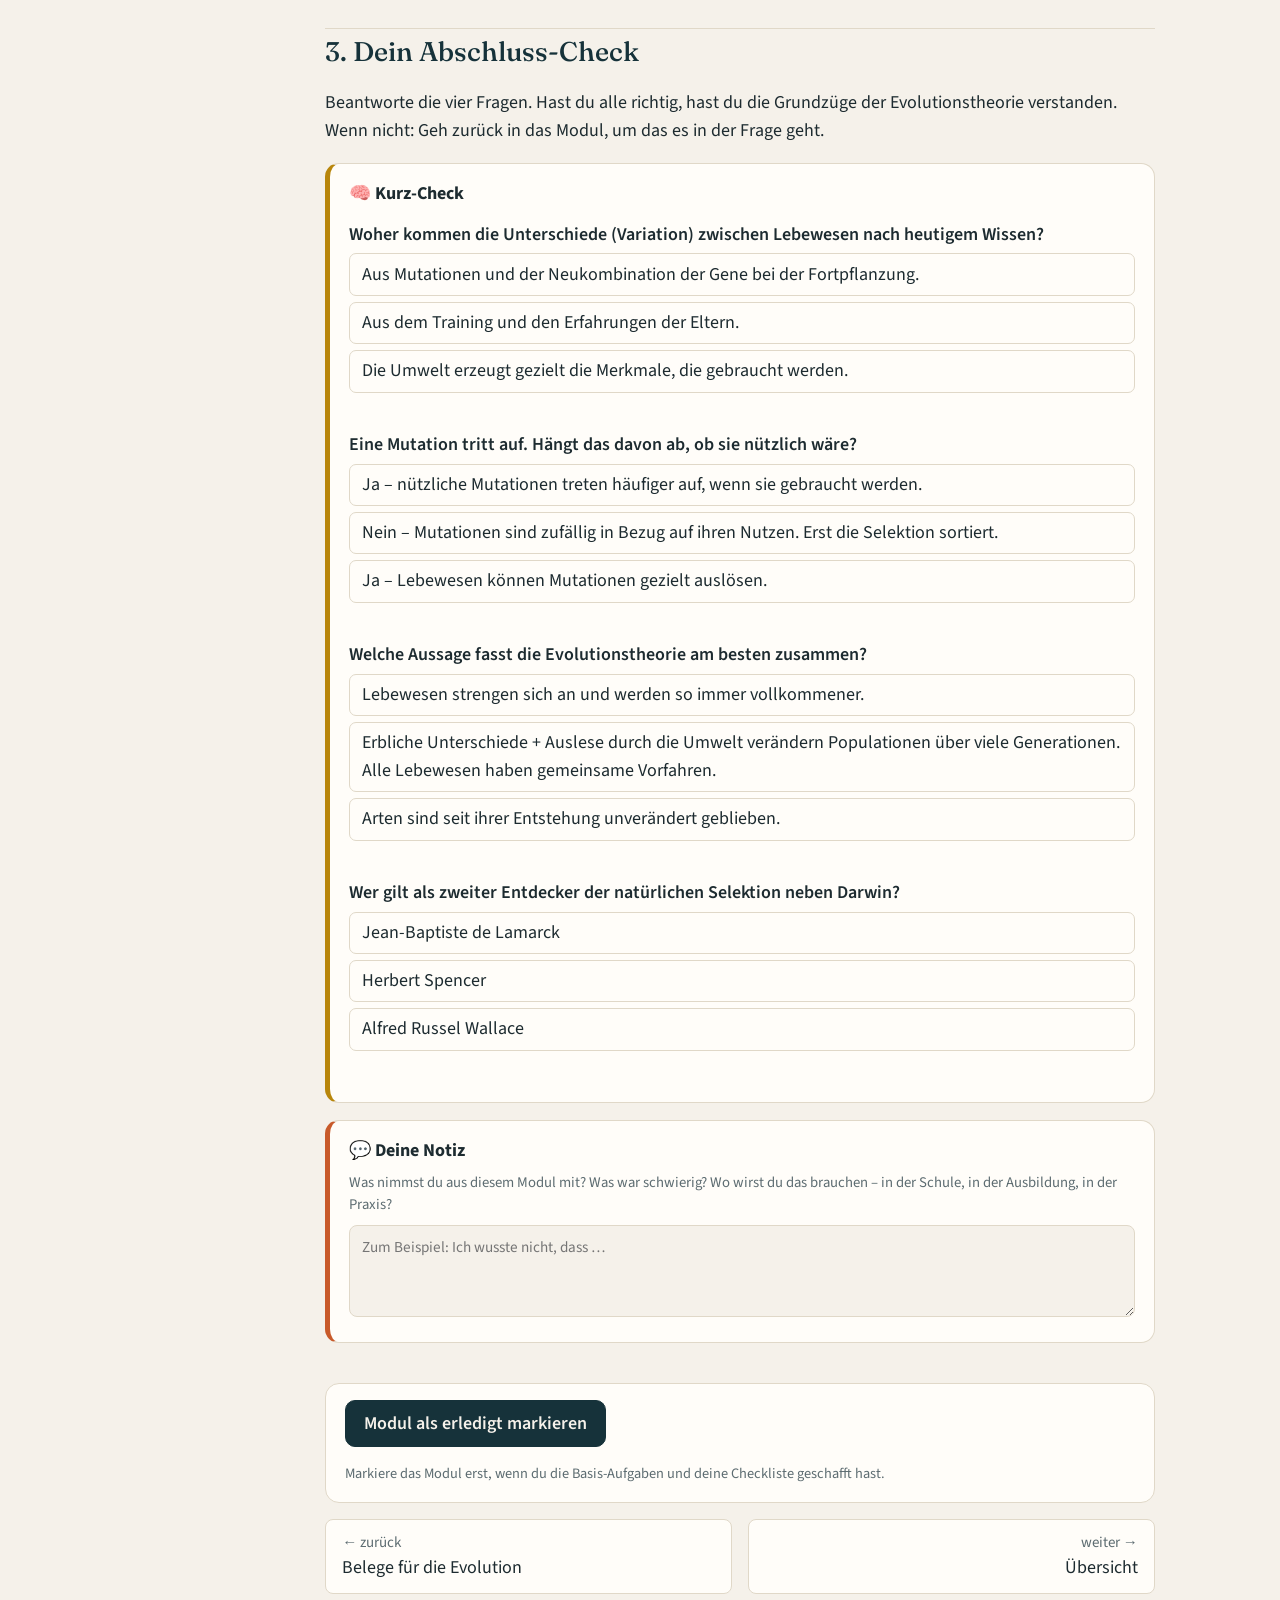
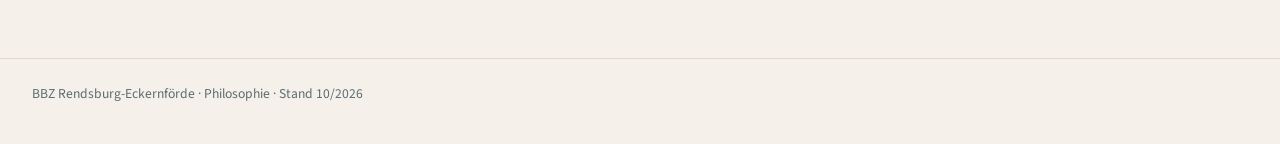
<file: docs/v3-darwin-heute-und-dein-abschluss-check.html>
<!doctype html>
<html lang="de">
<head>
<meta charset="utf-8">
<meta name="viewport" content="width=device-width, initial-scale=1">
<title>Darwin heute – und dein Abschluss-Check – Evolutionstheorie</title>
<link rel="stylesheet" href="assets/css/style.css">
<link rel="stylesheet" href="assets/css/kurs.css">
<script src="assets/js/kurs.js"></script>
<script src="assets/js/medien.js" defer></script>
<script src="assets/js/app.js" defer></script>
</head>
<body data-module="v3">
<header id="topbar"></header>
<div class="layout">
<nav id="sidebar" aria-label="Lernpfad"></nav>
<main>
<div class="box goals"><div class="box-title">🎯 Das kannst du nach diesem Modul</div><ul><li>erklären, was Darwin noch nicht wusste und die Genetik ergänzt hat,</li><li>die Grundzüge der Evolutionstheorie in eigenen Worten zusammenfassen,</li><li>das eigene Wissen im Abschluss-Check überprüfen.</li></ul></div><p>Darwin hatte eine große Lücke: Er wusste nicht, <strong>woher</strong> die Unterschiede zwischen Lebewesen kommen und <strong>wie</strong> sie vererbt werden. Diese Lücke hat die Genetik geschlossen.</p>
<h2>1. Was die Genetik ergänzt hat</h2>
<p>Heute weiß man: Die Merkmale eines Lebewesens sind in seinen <strong>Genen</strong> gespeichert, also in der DNA. Neue Unterschiede entstehen vor allem auf zwei Wegen:</p>
<div class="schritte"><ol class="steps">
<li><strong>Mutation:</strong> Bei der Weitergabe der DNA kommt es zu zufälligen Veränderungen. Ob eine Mutation auftritt, hängt <strong>nicht</strong> davon ab, ob sie nützlich wäre.</li>
<li><strong>Neukombination:</strong> Bei der geschlechtlichen Fortpflanzung werden die Gene beider Eltern neu gemischt. Jedes Kind ist eine neue Kombination.</li>
</ol>
</div><p>In den 1930er- und 1940er-Jahren verbanden Forschende Darwins Selektionstheorie mit der Genetik. Diese erweiterte Theorie nennt man <strong>synthetische Evolutionstheorie</strong>. Sie ist bis heute die Grundlage der Biologie. Neben der Selektion kennt sie weitere Mechanismen, zum Beispiel den <strong>Zufall</strong> in kleinen Populationen (Gendrift).</p>
<div class="box warn"><div class="box-title">Typische Fehlvorstellung</div><p>„Die Umwelt verursacht die passenden Mutationen.“ – Nein. Die Umwelt <strong>erzeugt</strong> keine Merkmale, sie <strong>wählt</strong> nur unter den vorhandenen aus.</p>
</div><h2>2. Alles auf einen Blick</h2>
<div class="box task basis"><div class="task-head"><span class="lvl basis">Basis</span><h3>1 · Die Grundzüge in fünf Sätzen</h3><span class="lvl time">6 min</span></div><p>Schreibe in höchstens fünf Sätzen auf, was die Evolutionstheorie sagt. Nutze die Begriffe <strong>Variation</strong>, <strong>Vererbung</strong>, <strong>Selektion</strong>, <strong>Population</strong> und <strong>gemeinsame Vorfahren</strong>.</p>
<div class="checkliste"><div class="check-title">Selbstcheck</div><ul class="check">
<li>Ich habe alle fünf Begriffe richtig verwendet.</li>
<li>Bei mir „strengt“ sich kein Lebewesen an und es gibt kein Ziel.</li>
<li>Ich habe erwähnt, dass sich Populationen über viele Generationen verändern.</li>
</ul>
</div><details><summary>Lösung</summary><p>Die Individuen einer Art unterscheiden sich in ihren Merkmalen (<strong>Variation</strong>). Viele Merkmale werden über die Gene an die Nachkommen weitergegeben (<strong>Vererbung</strong>). Wer Merkmale hat, die in seiner Umwelt nützlich sind, überlebt eher und hat mehr Nachkommen (<strong>Selektion</strong>). So verändert sich die Zusammensetzung einer <strong>Population</strong> über viele Generationen. Weil sich Arten dabei auch aufspalten, haben alle Lebewesen <strong>gemeinsame Vorfahren</strong>.</p>
</details></div><div class="box task kreativ"><div class="task-head"><span class="lvl kreativ">Kreativ</span><h3>2 · Dein Erklärvideo</h3><span class="lvl time">10 min +</span></div><p>Schreibe ein kurzes Skript (höchstens eine Minute Sprechzeit) für ein Erklärvideo: „Evolution in 60 Sekunden“. Wähle ein eigenes Beispiel – nicht Giraffe oder Birkenspanner – und räume mindestens ein typisches Missverständnis aus.</p>
</div><h2>3. Dein Abschluss-Check</h2>
<p>Beantworte die vier Fragen. Hast du alle richtig, hast du die Grundzüge der Evolutionstheorie verstanden. Wenn nicht: Geh zurück in das Modul, um das es in der Frage geht.</p>
<div class="box quiz"><div class="box-title">🧠 Kurz-Check</div><div class="qa" data-right="1"><p class="q">Woher kommen die Unterschiede (Variation) zwischen Lebewesen nach heutigem Wissen?</p><ol><li>Aus Mutationen und der Neukombination der Gene bei der Fortpflanzung.</li><li>Aus dem Training und den Erfahrungen der Eltern.</li><li>Die Umwelt erzeugt gezielt die Merkmale, die gebraucht werden.</li></ol><p class="fb" data-ok="Genau. Die Genetik hat die Lücke in Darwins Theorie geschlossen." data-no="Antwort 2 wäre Lamarck. Die Umwelt erzeugt keine Merkmale – sie wählt nur aus."></p></div><div class="qa" data-right="2"><p class="q">Eine Mutation tritt auf. Hängt das davon ab, ob sie nützlich wäre?</p><ol><li>Ja – nützliche Mutationen treten häufiger auf, wenn sie gebraucht werden.</li><li>Nein – Mutationen sind zufällig in Bezug auf ihren Nutzen. Erst die Selektion sortiert.</li><li>Ja – Lebewesen können Mutationen gezielt auslösen.</li></ol><p class="fb" data-ok="Richtig. Zufall bei der Mutation, Auslese durch die Umwelt – das ist der Kern." data-no="Mutationen „wissen“ nicht, was gebraucht wird. Erst danach wirkt die Selektion."></p></div><div class="qa" data-right="2"><p class="q">Welche Aussage fasst die Evolutionstheorie am besten zusammen?</p><ol><li>Lebewesen strengen sich an und werden so immer vollkommener.</li><li>Erbliche Unterschiede + Auslese durch die Umwelt verändern Populationen über viele Generationen. Alle Lebewesen haben gemeinsame Vorfahren.</li><li>Arten sind seit ihrer Entstehung unverändert geblieben.</li></ol><p class="fb" data-ok="Perfekt – das sind die Grundzüge in einem Satz." data-no="Antwort 1 ist Lamarck (und hat ein Ziel), Antwort 3 ist die Artkonstanz. Beides stimmt nicht."></p></div><div class="qa" data-right="3"><p class="q">Wer gilt als zweiter Entdecker der natürlichen Selektion neben Darwin?</p><ol><li>Jean-Baptiste de Lamarck</li><li>Herbert Spencer</li><li>Alfred Russel Wallace</li></ol><p class="fb" data-ok="Genau. Wallace und Darwin wurden 1858 gemeinsam vorgestellt." data-no="Lamarck war ein Vorläufer, Spencer prägte nur den Ausdruck „survival of the fittest“."></p></div></div>

</main>
</div>
<footer class="site">BBZ Rendsburg-Eckernförde · Philosophie · Stand 10/2026</footer>
</body>
</html>
</file>
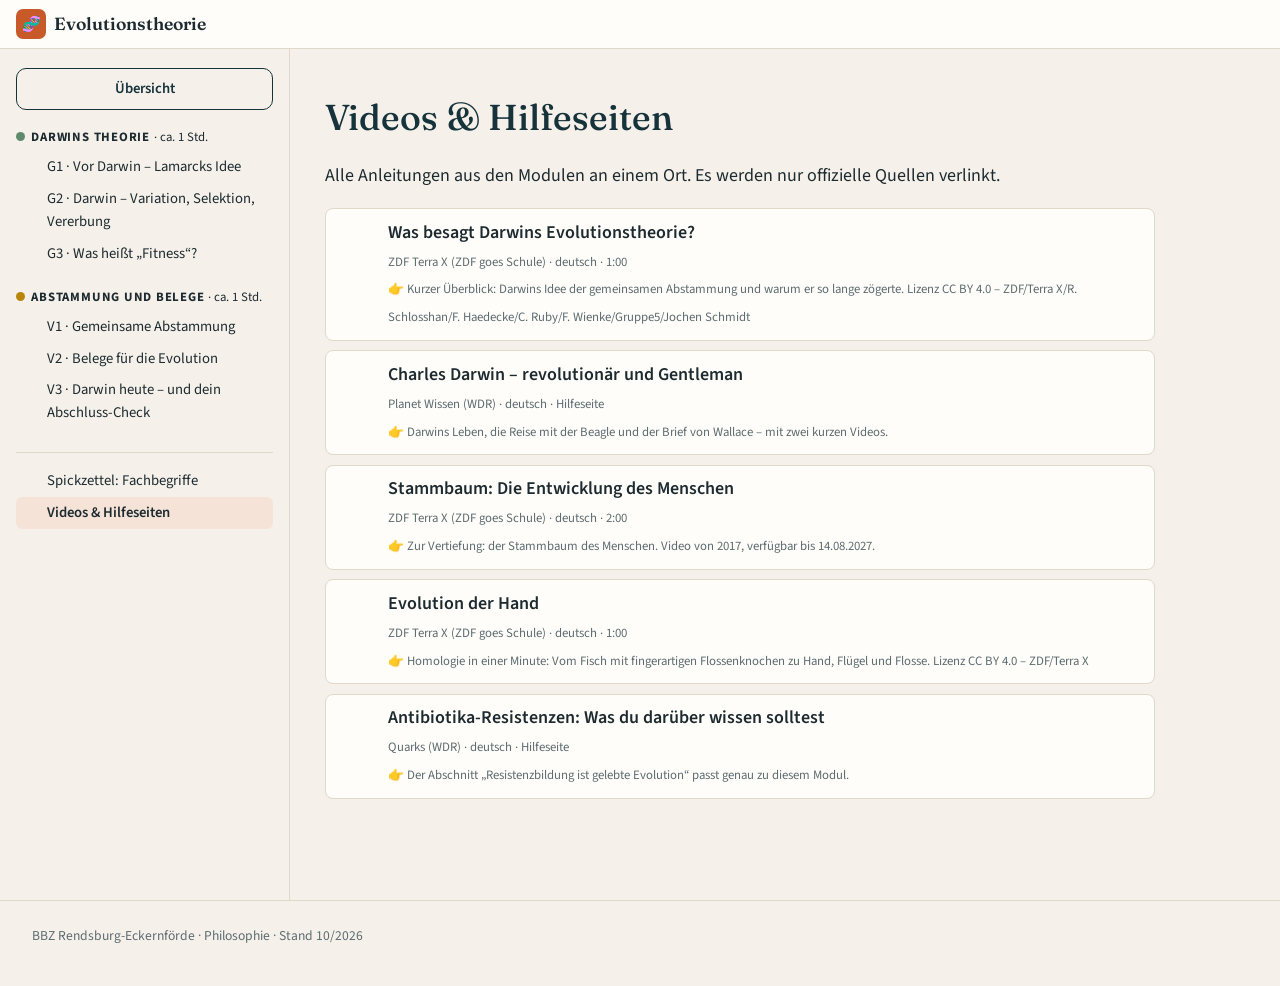
<file: docs/videos.html>
<!doctype html>
<html lang="de">
<head>
<meta charset="utf-8">
<meta name="viewport" content="width=device-width, initial-scale=1">
<title>Videos &amp; Hilfeseiten – Evolutionstheorie</title>
<link rel="stylesheet" href="assets/css/style.css">
<link rel="stylesheet" href="assets/css/kurs.css">
<script src="assets/js/kurs.js"></script>
<script src="assets/js/medien.js" defer></script>
<script src="assets/js/app.js" defer></script>
</head>
<body>
<header id="topbar"></header>
<div class="layout">
<nav id="sidebar" aria-label="Lernpfad"></nav>
<main>
<h1>Videos & Hilfeseiten</h1><p>Alle Anleitungen aus den Modulen an einem Ort. Es werden nur offizielle Quellen verlinkt.</p><div class="media" data-ids="zdf-darwin, pw-darwin, zdf-stammbaum, zdf-hand, quarks-resistenz"></div>
</main>
</div>
<footer class="site">BBZ Rendsburg-Eckernförde · Philosophie · Stand 10/2026</footer>
</body>
</html>
</file>
<file: docs/assets/css/style.css>
/* Lernpfad-Baukasten – gemeinsames Design aller Lernpfade (BBZ Rendsburg-Eckernförde).
   Kursspezifisches (Farben der Stufen und Varianten) steht in kurs.css, die bauen.py erzeugt.
   Schriften lokal eingebunden (SIL Open Font License, siehe assets/fonts/). */

@font-face {
  font-family: "Fraunces"; font-style: normal; font-display: swap; font-weight: 100 900;
  src: url(../fonts/fraunces-latin-opsz-normal.woff2) format("woff2-variations");
}
@font-face {
  font-family: "Source Sans 3"; font-style: normal; font-display: swap; font-weight: 200 900;
  src: url(../fonts/source-sans-3-latin-wght-normal.woff2) format("woff2-variations");
}
@font-face {
  font-family: "Source Sans 3"; font-style: italic; font-display: swap; font-weight: 200 900;
  src: url(../fonts/source-sans-3-latin-wght-italic.woff2) format("woff2-variations");
}

:root {
  --bg: #f5f1ea;
  --surface: #fffdf9;
  --surface-2: #efe9de;
  --text: #1d2b30;
  --deep: #16323a;
  --muted: #5d6c71;
  --border: #e0d8c8;
  --accent: #c85a2a;
  --accent-soft: #f6e3d8;
  /* Farbplätze für Stufen (kurs.css ordnet die Stufen zu) */
  --lv-1: #5f8a6c; --lv-1-soft: #e2ece4;
  --lv-2: #b8860b; --lv-2-soft: #f5ebd0;
  --lv-3: #c85a2a; --lv-3-soft: #f6e3d8;
  --lv-4: #2b6f7c; --lv-4-soft: #dcecef;
  --lv-5: #7a5a9a; --lv-5-soft: #ece4f3;
  --ok: #3d7a4d;
  --ok-soft: #e2eee4;
  --warn: #7d5e08;
  --warn-soft: #fbf0d2;
  --bad: #b8402f;
  --bad-soft: #f8e1dc;
  /* Farbplätze für Varianten des Umschalters (z. B. zwei Programme) */
  --v-1: #b7472a;
  --v-2: #2b6f7c;
  --v-3: #7a5a9a;
  --hl: #d99a1e;
  --radius: 14px;
  --shadow: none;
  --font: "Source Sans 3", Arial, sans-serif;
  --font-head: "Fraunces", Georgia, serif;
}

@media (prefers-color-scheme: dark) {
  :root {
    --bg: #121c1f;
    --surface: #1a272b;
    --surface-2: #223237;
    --text: #e7ecec;
    --deep: #cfe0e2;
    --muted: #9fb0b4;
    --border: #2c3d42;
    --accent: #ec8a5a;
    --accent-soft: #3a2820;
    --lv-1: #8fbf9b; --lv-1-soft: #1f3327;
    --lv-2: #e2b34a; --lv-2-soft: #3a3016;
    --lv-3: #ec8a5a; --lv-3-soft: #3a2820;
    --lv-4: #6cc3d1; --lv-4-soft: #17333a;
    --lv-5: #b99ad8; --lv-5-soft: #2d2438;
    --ok: #8fbf9b; --ok-soft: #1f3327;
    --warn: #e2b34a; --warn-soft: #3a3016;
    --bad: #f08a7a; --bad-soft: #3d201c;
    --v-1: #f08a6a;
    --v-2: #6cc3d1;
    --v-3: #b99ad8;
    --hl: #e2b34a;
  }
}

* { box-sizing: border-box; }
html { scroll-behavior: smooth; }
body {
  margin: 0;
  background: var(--bg);
  color: var(--text);
  font-family: var(--font);
  font-size: 18px;
  line-height: 1.55;
}
img { max-width: 100%; height: auto; }
a { color: var(--accent); }
h1, h2, h3 { font-family: var(--font-head); font-weight: 500; color: var(--deep); line-height: 1.15; }
h4 { line-height: 1.25; }
h2 { margin-top: 2.2rem; padding-top: .4rem; border-top: 1px solid var(--border); }
h3 { margin-top: 1.6rem; }

/* ---------- Kopfzeile ---------- */
.topbar {
  position: sticky; top: 0; z-index: 20;
  display: flex; align-items: center; gap: 1rem; flex-wrap: wrap;
  padding: .55rem 1rem;
  background: var(--surface);
  border-bottom: 1px solid var(--border);
}
.brand { font-family: var(--font-head); font-weight: 600; font-size: 1.1rem; text-decoration: none; color: var(--text); display: flex; align-items: center; gap: .5rem; }
.brand .logo {
  width: 30px; height: 30px; border-radius: 7px; background: var(--accent); color: var(--surface);
  display: grid; place-items: center; font-size: 15px; font-weight: 800;
}
.topbar .spacer { flex: 1; }
.menu-btn { display: none; }

.app-switch { display: inline-flex; border: 1px solid var(--border); border-radius: 999px; overflow: hidden; }
.app-switch button {
  border: 0; background: transparent; color: var(--text); font: inherit; font-size: .88rem;
  padding: .3rem .8rem; cursor: pointer;
}
.app-switch button[aria-pressed="true"] { background: var(--text); color: var(--bg); }
.app-switch-label { font-size: .85rem; color: var(--muted); }
@media (max-width: 560px) { .app-switch-label { display: none; } }

/* ---------- Layout ---------- */
.layout { display: grid; grid-template-columns: 290px minmax(0, 1fr); max-width: 1320px; margin: 0 auto; }
.layout.wide { grid-template-columns: minmax(0, 1fr); }
#sidebar {
  position: sticky; top: var(--topbar-h, 52px); align-self: start;
  height: calc(100vh - var(--topbar-h, 52px)); overflow-y: auto; overscroll-behavior: contain;
  padding: 1.2rem 1rem 2rem; border-right: 1px solid var(--border);
  font-size: .92rem;
}
#sidebar h4 { margin: 1.2rem 0 .4rem; font-size: .8rem; text-transform: uppercase; letter-spacing: .06em; }
#sidebar h4 .dot { display: inline-block; width: 9px; height: 9px; border-radius: 50%; margin-right: .4rem; }
#sidebar ul { list-style: none; margin: 0; padding: 0; }
#sidebar li a {
  display: flex; gap: .45rem; align-items: baseline;
  padding: .28rem .5rem; border-radius: 6px; text-decoration: none; color: var(--text);
}
#sidebar li a:hover { background: var(--surface-2); }
#sidebar li a.current { background: var(--accent-soft); font-weight: 600; }
#sidebar li a .tick { width: 1.1em; flex: none; color: var(--ok); }
#sidebar .extra { margin-top: 1.4rem; border-top: 1px solid var(--border); padding-top: .8rem; }

main { padding: 1.5rem 2.2rem 4rem; max-width: 900px; width: 100%; }
.layout.wide main { max-width: 1100px; margin: 0 auto; }

@media (max-width: 900px) {
  .layout { grid-template-columns: minmax(0, 1fr); }
  #sidebar {
    display: none; position: fixed; top: var(--topbar-h, 52px); left: 0; right: 0; bottom: 0;
    height: auto; max-height: none; align-self: stretch; z-index: 15;
    background: var(--surface); border: 0; -webkit-overflow-scrolling: touch;
  }
  body.nav-open #sidebar { display: block; }
  body.nav-open { overflow: hidden; }
  .menu-btn { display: inline-block; border: 1px solid var(--border); background: var(--surface); color: var(--text); border-radius: 8px; padding: .25rem .6rem; font: inherit; }
  main { padding: 1rem 16px 3rem; }
  body { font-size: 16px; }
}

/* ---------- Modulkopf ---------- */
.mod-head { margin-bottom: 1.2rem; }
.badges { display: flex; gap: .5rem; flex-wrap: wrap; margin-bottom: .4rem; }
.badge {
  display: inline-block; font-size: .8rem; font-weight: 600; padding: .12rem .6rem; border-radius: 999px;
  background: var(--surface-2); color: var(--muted);
}
.mod-head h1 { margin: .3rem 0 .4rem; font-size: clamp(1.9rem, 4.5vw, 2.6rem); }

/* ---------- Kästen ---------- */
.box {
  background: var(--surface); border: 1px solid var(--border); border-radius: var(--radius);
  padding: 1rem 1.2rem; margin: 1.1rem 0; box-shadow: var(--shadow);
}
.box > :first-child { margin-top: 0; }
.box > :last-child { margin-bottom: 0; }
.box .box-title { font-weight: 700; display: flex; gap: .5rem; align-items: center; margin-bottom: .4rem; }
.goals { border-left: 5px solid var(--accent); }
.tip { border-left: 5px solid var(--ok); background: var(--ok-soft); }
.design { border-left: 5px solid var(--hl); background: var(--warn-soft); }
.warn { border-left: 5px solid var(--bad); background: var(--bad-soft); }
.note { border-left: 5px solid var(--muted); background: var(--surface-2); }

/* App-spezifische Anleitungen */
.how { border-top: 4px solid var(--border); }
.how .app-label {
  display: inline-block; font-size: .78rem; font-weight: 700; letter-spacing: .03em; color: var(--surface);
  padding: .1rem .55rem; border-radius: 5px; margin-bottom: .5rem;
}
html[data-app="both"] .both-grid { display: grid; grid-template-columns: 1fr 1fr; gap: 1rem; align-items: start; }
html[data-app="both"] .both-grid > .box { margin: 0; }
@media (max-width: 900px) { html[data-app="both"] .both-grid { display: block; } html[data-app="both"] .both-grid > .box { margin: 1rem 0; } }

ol.steps, .schritte ol { padding-left: 1.4rem; }
ol.steps > li, .schritte ol > li { margin: .35rem 0; }
ol.steps > li::marker, .schritte ol > li::marker { font-weight: 700; color: var(--accent); }

/* Menüpfade und Tasten */
.path { white-space: normal; }
.path .seg {
  display: inline-block; padding: 0 .4rem; margin: .1rem 0; border-radius: 5px;
  background: var(--surface-2); border: 1px solid var(--border); font-weight: 600; font-size: .93em;
}
.path .sep { color: var(--muted); margin: 0 .2rem; }
kbd {
  display: inline-block; font-family: inherit; font-size: .85em; font-weight: 600;
  padding: .02rem .4rem; border: 1px solid var(--border); border-bottom-width: 3px;
  border-radius: 5px; background: var(--surface);
}

/* ---------- Ribbon-Schema ---------- */
figure { margin: 1.1rem 0; }
figcaption { font-size: .88rem; color: var(--muted); margin-top: .35rem; }
.ribbon {
  border: 1px solid var(--border); border-radius: 8px; overflow: hidden;
  background: var(--surface); font-size: .82rem; box-shadow: var(--shadow);
}
.ribbon .rb-title {
  display: flex; align-items: center; gap: .5rem; padding: .25rem .6rem; color: var(--surface); font-weight: 600; font-size: .78rem;
}
.ribbon .rb-tabs { display: flex; flex-wrap: wrap; gap: 0; padding: 0 .3rem; background: var(--surface-2); border-bottom: 1px solid var(--border); }
.ribbon .rb-tab { padding: .25rem .45rem; color: var(--muted); white-space: nowrap; }
.ribbon .rb-tab.on {
  color: var(--text); font-weight: 700; background: var(--surface);
  border: 1px solid var(--border); border-bottom-color: var(--surface); margin-bottom: -1px;
  border-radius: 6px 6px 0 0; outline: 3px solid var(--hl); outline-offset: -3px;
}
.ribbon .rb-body { display: flex; flex-wrap: wrap; gap: .4rem; padding: .55rem; align-items: stretch; }
.ribbon .rb-group {
  display: flex; flex-direction: column; justify-content: space-between;
  border: 1px solid var(--border); border-radius: 6px; padding: .3rem .4rem .2rem; min-width: 60px;
  background: var(--surface);
}
.ribbon .rb-btns { display: flex; flex-wrap: wrap; gap: .25rem; }
.ribbon .rb-btn {
  position: relative; padding: .28rem .5rem; border-radius: 5px; border: 1px solid transparent; white-space: nowrap;
}
.ribbon .rb-btn.on { border: 2px solid var(--hl); background: var(--warn-soft); font-weight: 700; }
.ribbon .rb-btn .num {
  position: absolute; top: -9px; right: -9px; width: 18px; height: 18px; border-radius: 50%;
  background: var(--hl); color: #111; font-size: .7rem; font-weight: 800; display: grid; place-items: center;
}
.ribbon .rb-glabel { text-align: center; color: var(--muted); font-size: .72rem; margin-top: .25rem; }
.ribbon .rb-menu {
  margin: 0 .5rem .6rem auto; max-width: 320px; border: 1px solid var(--border); border-radius: 6px;
  background: var(--surface); box-shadow: 0 4px 14px rgba(0,0,0,.12); overflow: hidden;
}
.ribbon .rb-menu .rb-mhead { font-size: .72rem; color: var(--muted); padding: .3rem .6rem 0; }
.ribbon .rb-menu div.it { padding: .25rem .6rem; }
.ribbon .rb-menu div.it.on { background: var(--warn-soft); font-weight: 700; border-left: 4px solid var(--hl); }

/* rechte Seitenleiste (OnlyOffice) bzw. Aufgabenbereich (PowerPoint) */
.sidepanel {
  max-width: 340px; border: 1px solid var(--border); border-radius: 8px; background: var(--surface);
  font-size: .82rem; box-shadow: var(--shadow); overflow: hidden;
}
.sidepanel .sp-head { padding: .35rem .7rem; font-weight: 700; color: var(--surface); }
.sidepanel .sp-row { padding: .25rem .7rem; border-top: 1px solid var(--border); }
.sidepanel .sp-row.h { color: var(--muted); font-size: .72rem; text-transform: uppercase; letter-spacing: .05em; background: var(--surface-2); }
.sidepanel .sp-row.on { background: var(--warn-soft); font-weight: 700; border-left: 4px solid var(--hl); }

/* Screenshot-Platzhalter */
.shot img { border: 1px solid var(--border); border-radius: 8px; display: block; cursor: zoom-in; }
.shot .placeholder {
  border: 2px dashed var(--border); border-radius: 8px; padding: 1rem; background: var(--surface-2);
  color: var(--muted); font-size: .88rem;
}
.shot .placeholder strong { color: var(--text); }
.shot .placeholder code { font-size: .8rem; word-break: break-all; }

/* ---------- Videos ---------- */
.media { display: grid; gap: .6rem; }
.media-item {
  display: flex; gap: .8rem; align-items: flex-start; padding: .6rem .8rem;
  border: 1px solid var(--border); border-radius: 8px; background: var(--surface); text-decoration: none; color: var(--text);
}
.media-item:hover { border-color: var(--accent); }
.media-item .ico {
  flex: none; width: 36px; height: 36px; border-radius: 8px; display: grid; place-items: center; color: var(--surface); font-size: 1rem;
}
.media-item .meta { font-size: .8rem; color: var(--muted); }
.media-item .t { font-weight: 600; }

/* ---------- Aufgaben ---------- */
.task { border-left: 5px solid var(--accent); }
.task .task-head { display: flex; flex-wrap: wrap; gap: .5rem; align-items: center; margin-bottom: .3rem; }
.task .task-head h3 { margin: 0; font-size: 1.12rem; }
.lvl {
  font-size: .75rem; font-weight: 700; padding: .08rem .5rem; border-radius: 999px; color: #fff;
}
.lvl.basis { background: #3d6b4a; }
.lvl.plus { background: #2b5d78; }
.lvl.kreativ { background: #8a3f6e; }
.lvl.time { background: var(--surface-2); color: var(--muted); }
.task.basis { border-left-color: #3d6b4a; }
.task.plus { border-left-color: #2b5d78; }
.task.kreativ { border-left-color: #8a3f6e; }

ul.check { list-style: none; padding-left: 0; }
ul.check li { display: flex; gap: .55rem; align-items: flex-start; margin: .3rem 0; }
ul.check input { margin-top: .35rem; width: 1.05rem; height: 1.05rem; accent-color: var(--ok); flex: none; }
ul.check li.done label { color: var(--muted); }
.check-title { font-weight: 700; margin-top: .8rem; font-size: .95rem; }

details {
  border: 1px solid var(--border); border-radius: 8px; padding: .5rem .8rem; margin: .7rem 0; background: var(--surface);
}
details summary { cursor: pointer; font-weight: 600; }
details[open] summary { margin-bottom: .4rem; }

/* ---------- Quiz ---------- */
.quiz { border-left: 5px solid var(--lv-2); }
.quiz .q { font-weight: 600; margin: .8rem 0 .3rem; }
.quiz ol { list-style: none; padding: 0; margin: 0; display: grid; gap: .35rem; }
.quiz li button {
  width: 100%; text-align: left; font: inherit; color: var(--text); cursor: pointer;
  padding: .4rem .7rem; border: 1px solid var(--border); border-radius: 7px; background: var(--surface);
}
.quiz li button:hover { border-color: var(--lv-2); }
.quiz li button.right { background: var(--ok-soft); border-color: var(--ok); }
.quiz li button.wrong { background: var(--bad-soft); border-color: var(--bad); }
.quiz .fb { min-height: 1.4em; margin: .3rem 0 .6rem; font-size: .92rem; }

/* ---------- Notizen, Selbstcheck, Ampel ---------- */
textarea {
  width: 100%; min-height: 80px; font: inherit; font-size: .95rem; padding: .6rem .7rem;
  border-radius: 8px; border: 1px solid var(--border); background: var(--bg); color: var(--text); resize: vertical;
}
.note-box { border-left: 5px solid var(--accent); }
.selfcheck .scq { margin: 0 0 1rem; }
.selfcheck .scq p { margin: 0 0 .4rem; font-weight: 600; }
.opts { display: flex; flex-wrap: wrap; gap: .5rem; }
.opts label {
  display: flex; align-items: center; gap: .4rem; padding: .35rem .85rem; cursor: pointer;
  border: 1px solid var(--border); border-radius: 999px; background: var(--bg);
}
.opts input { accent-color: var(--accent); }
.opts label:has(input:checked) { border-color: var(--accent); background: var(--accent-soft); }
#suggest { min-height: 1.6em; margin: .2rem 0 0; }
.ampel { display: grid; gap: .5rem; margin: .6rem 0; }
.ampel > div { display: flex; gap: .6rem; align-items: flex-start; padding: .5rem .7rem; border-radius: 8px; background: var(--surface); border: 1px solid var(--border); }
.ampel .dot { flex: none; width: 13px; height: 13px; border-radius: 50%; margin-top: .4rem; }
.ampel .g { background: #16a34a; } .ampel .y { background: #eab308; } .ampel .r { background: #dc2626; }

/* ---------- Abschluss & Pager ---------- */
.done-wrap { margin: 2.5rem 0 1rem; padding: 1rem 1.2rem; border-radius: var(--radius); background: var(--surface); border: 1px solid var(--border); display: flex; gap: 1rem; align-items: center; flex-wrap: wrap; }
.btn {
  display: inline-block; font: inherit; font-weight: 600; cursor: pointer; text-decoration: none;
  padding: .55rem 1.1rem; border-radius: 10px; border: 1px solid var(--deep); background: var(--deep); color: var(--bg);
}
.btn.secondary { background: transparent; color: var(--deep); }
.btn.is-done { background: var(--ok); border-color: var(--ok); }
.pager { display: flex; justify-content: space-between; gap: 1rem; margin-top: 1rem; }
.pager a { flex: 1; padding: .7rem 1rem; border: 1px solid var(--border); border-radius: 8px; text-decoration: none; color: var(--text); background: var(--surface); }
.pager a:hover { border-color: var(--accent); }
.pager a small { display: block; color: var(--muted); }
.pager a.next { text-align: right; }

/* ---------- Startseite ---------- */
.hero { padding: 2rem 0 1rem; }
.hero { position: relative; }
.hero h1 { font-size: clamp(2.2rem, 6vw, 3.4rem); margin: 0 0 .5rem; max-width: 16ch; }
.hero .logo-bbz { position: absolute; top: 1.2rem; right: 0; width: 120px; height: auto; border-radius: 6px; }
@media (max-width: 560px) { .hero .logo-bbz { width: 84px; top: .8rem; } .hero h1 { max-width: 11ch; } }
.hero p.lead { font-size: 1.15rem; color: var(--muted); max-width: 60ch; }
.levels { display: grid; grid-template-columns: repeat(3, 1fr); gap: 1rem; margin: 1.5rem 0; }
.levels.two { grid-template-columns: repeat(2, 1fr); }
@media (max-width: 900px) { .levels, .levels.two { grid-template-columns: 1fr; } }
.level-card {
  background: var(--surface); border: 1px solid var(--border); border-radius: var(--radius); padding: 1.1rem 1.2rem;
  border-top: 6px solid var(--border); box-shadow: var(--shadow); display: flex; flex-direction: column;
}
.level-card h2 { border: 0; margin: 0 0 .3rem; padding: 0; }
.level-card ul { padding-left: 1.1rem; margin: .5rem 0 1rem; font-size: .93rem; }
.level-card .btn { margin-top: auto; align-self: flex-start; }
.progress { height: 8px; border-radius: 99px; background: var(--surface-2); overflow: hidden; margin: .4rem 0 .2rem; }
.progress > span { display: block; height: 100%; background: var(--ok); width: 0; transition: width .3s; }
.progress-label { font-size: .8rem; color: var(--muted); }

table { border-collapse: collapse; width: 100%; font-size: .93rem; margin: 1rem 0; }
th, td { border: 1px solid var(--border); padding: .45rem .6rem; text-align: left; vertical-align: top; }
th { background: var(--surface-2); }
.table-wrap { overflow-x: auto; }

.status { font-size: .75rem; font-weight: 700; padding: .05rem .45rem; border-radius: 99px; white-space: nowrap; }
.status.ok { background: var(--ok-soft); color: var(--ok); }
.status.open { background: var(--warn-soft); color: var(--warn); }

footer.site { max-width: 1320px; margin: 0 auto; padding: 1.5rem 2rem 2.5rem; color: var(--muted); font-size: .85rem; border-top: 1px solid var(--border); }

@media print {
  .topbar, #sidebar, .pager, .done-wrap, .app-switch { display: none !important; }
  .layout { display: block; }
  details { break-inside: avoid; }
  details:not([open]) > *:not(summary) { display: none; }
}

/* Übungsdateien */
.download { border-left: 5px solid var(--lv-2); background: var(--lv-2-soft); }
.download .btn { margin-top: .2rem; }

/* Dateinamen-Schema (Farben wie im Tafelbild) */
:root { --fn-ordner: #2e8b3a; --fn-datum: #c62828; --fn-titel: #1565c0; --fn-typ: #c77700; }
@media (prefers-color-scheme: dark) { :root { --fn-ordner: #7fd18a; --fn-datum: #ff8a80; --fn-titel: #82b1ff; --fn-typ: #ffb74d; } }
.fn-ordner { color: var(--fn-ordner); font-weight: 700; }
.fn-datum { color: var(--fn-datum); font-weight: 700; }
.fn-titel { color: var(--fn-titel); font-weight: 700; }
.fn-typ, .fn-version { color: var(--fn-typ); font-weight: 700; }
.fn-demo { font-family: ui-monospace, Consolas, monospace; font-size: .95rem; background: var(--surface); border: 1px solid var(--border); border-radius: 8px; padding: .7rem .9rem; margin: .5rem 0; overflow-x: auto; }
.fn-demo .fn-line { padding-left: 1.5rem; white-space: nowrap; }
.fn-legend { margin: .4rem 0 .6rem; }

/* Moodle-Paket (SCORM): Hinweise statt Links auf andere Module */
.pkg-hint { margin: 0 0 .8rem; font-size: .9rem; color: var(--muted); }
.pkg-link { text-decoration: underline dotted; cursor: help; }
/* Moodle-Paket: Kursnavigation aus Moodle */
.course-nav .nav-sub { margin: .35rem 0 .2rem; }
.course-nav .nav-sub-title { display: block; font-size: .78rem; font-weight: 700; color: var(--muted); padding: .2rem .5rem; }
.course-nav .nav-sub ul { margin: 0 0 0 .4rem; padding-left: .4rem; border-left: 2px solid var(--border); }
.course-nav .nav-sub.locked span, .course-nav .nav-locked { display: flex; gap: .4rem; padding: .35rem .5rem; color: var(--muted); opacity: .75; font-size: .9rem; }
.course-nav .nav-ico { font-size: .85em; }
.pager .pkg-locked { flex: 1; padding: .7rem 1rem; border: 1px dashed var(--border); border-radius: 8px; color: var(--muted); text-align: right; cursor: default; }
.pager .pkg-locked small { display: block; }
.pager .pkg-locked small:last-child { margin-top: .2rem; font-size: .8rem; }
/* Moodle-Startseite „Mein Lernpfad“ */
.continue-box { border-left: 5px solid var(--accent); }
.continue-main { margin: .4rem 0 0; }
.btn.big { font-size: 1.15rem; padding: .8rem 1.4rem; }
.unit-list { list-style: none; padding-left: 0 !important; }
.unit-list li { margin: .15rem 0; }
.muted { color: var(--muted); }
/* Einstufungstest */
.tq ol { list-style: none; padding: 0; margin: 0; display: grid; gap: .35rem; }
.tq li label { display: flex; gap: .5rem; align-items: baseline; padding: .5rem .8rem; border: 1px solid var(--border); border-radius: 8px; background: var(--surface); cursor: pointer; }
.tq li label:hover { border-color: var(--lv-2); }
.tq li label.right { background: var(--ok-soft); border-color: var(--ok); }
.tq li label.wrong { background: var(--bad-soft); border-color: var(--bad); }
.tq .q { font-weight: 600; margin: 1rem 0 .3rem; }
.tq .fb { min-height: 1.2em; margin: .3rem 0 .6rem; font-size: .92rem; }
/* Moodle-Paket: Umschalter Kompaktmodus (Moodle-Kopfzeile aus/ein) */
.kompakt-btn { border: 1px solid var(--border); background: var(--surface); color: var(--text); border-radius: 8px; padding: .2rem .55rem; font: inherit; font-size: 1.05rem; line-height: 1.2; cursor: pointer; margin-left: .4rem; }
.kompakt-btn:hover { border-color: var(--accent); }
/* Zugang (zugang.js, nur Web-Version): Sperrmaske, Code-Feld auf der Übersicht, Schlüssel-Kasten */
html.lp-gesperrt body > *:not(.lp-zugang), html.lp-teil-gesperrt main { visibility: hidden; }
.lp-zugang { position: fixed; inset: 0; z-index: 1000; display: flex; align-items: center; justify-content: center; padding: 16px; background: color-mix(in srgb, var(--bg) 92%, transparent); }
.lp-zugang-box { width: min(420px, 100%); background: var(--surface); color: var(--text); border: 1px solid var(--border); border-radius: var(--radius); box-shadow: var(--shadow); padding: 1.6rem 1.5rem 1.2rem; text-align: center; }
.lp-zugang-box h1 { font-size: 1.35rem; margin: .3rem 0 .5rem; }
.lp-zugang-icon { font-size: 2.2rem; line-height: 1; }
.lp-zugang-text { color: var(--muted); margin: 0 0 1rem; }
.lp-zugang-box label { display: block; font-weight: 600; text-align: left; }
.lp-zugang-box input, .lp-codefeld input { width: 100%; box-sizing: border-box; margin-top: .3rem; padding: .55rem .7rem; font: inherit; border: 1px solid var(--border); border-radius: 8px; background: var(--bg); color: var(--text); }
.lp-zugang-fehler { color: var(--bad); min-height: 1.2em; margin: .4rem 0; font-size: .92rem; }
.lp-codefeld { margin: .4rem 0 .8rem; padding: .6rem .7rem; border: 1px dashed var(--border); border-radius: 8px; font-size: .92rem; }
.lp-codefeld label { display: block; margin-bottom: .4rem; }
.lp-codefeld input { max-width: 14rem; margin: .3rem .4rem 0 0; }
.lp-schluessel { border-top-color: var(--hl); }
.lp-schluessel .lp-code code { font-size: 1.25rem; letter-spacing: .06em; padding: .2rem .6rem; }
</file>
<file: docs/assets/css/kurs.css>
/* Erzeugt von bauen.py: Farben der Stufen und Varianten dieses Kurses. */
:root {
  --lv-darwins-theorie: var(--lv-1); --lv-darwins-theorie-soft: var(--lv-1-soft);
  --lv-abstammung-und-belege: var(--lv-2); --lv-abstammung-und-belege-soft: var(--lv-2-soft);
}
.badge.lv-darwins-theorie { background: var(--lv-darwins-theorie-soft); color: var(--deep); box-shadow: inset 3px 0 0 var(--lv-darwins-theorie); }
.level-card.darwins-theorie { border-top-color: var(--lv-darwins-theorie); }
.badge.lv-abstammung-und-belege { background: var(--lv-abstammung-und-belege-soft); color: var(--deep); box-shadow: inset 3px 0 0 var(--lv-abstammung-und-belege); }
.level-card.abstammung-und-belege { border-top-color: var(--lv-abstammung-und-belege); }
</file>
